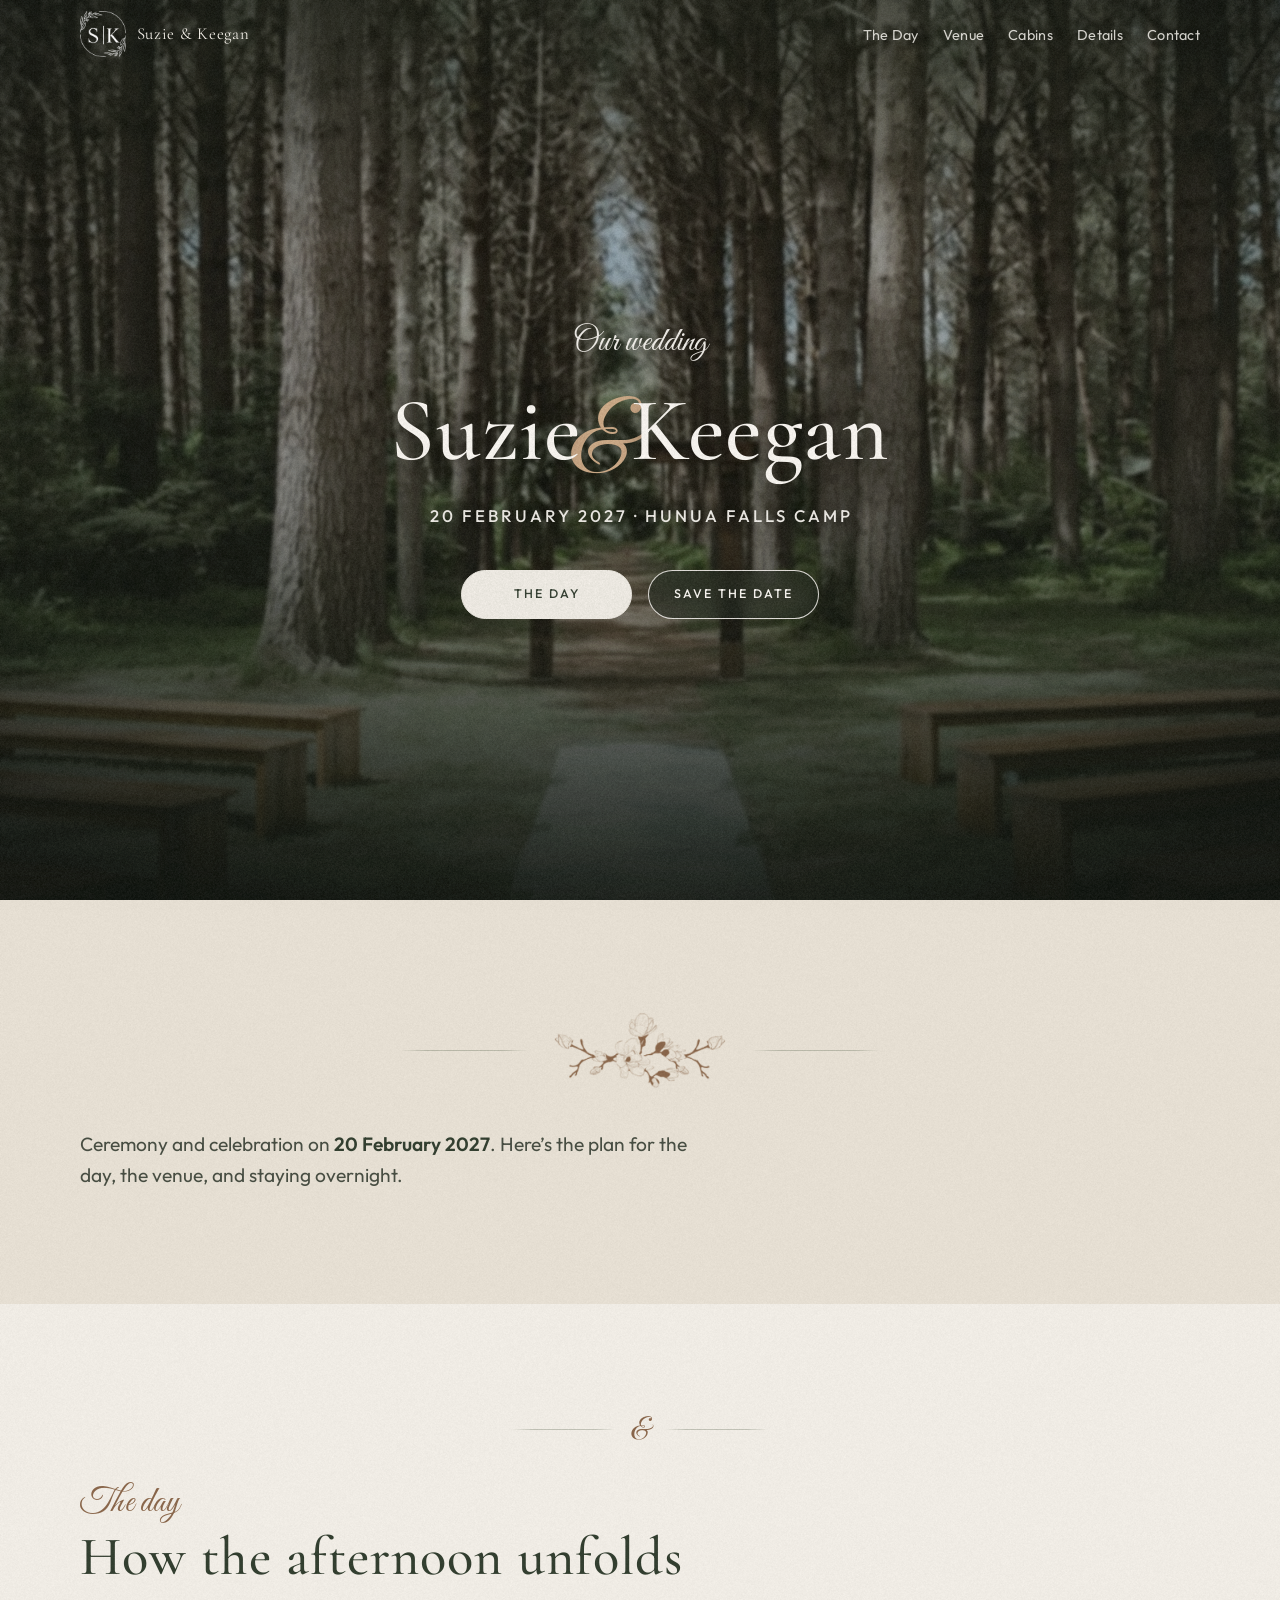
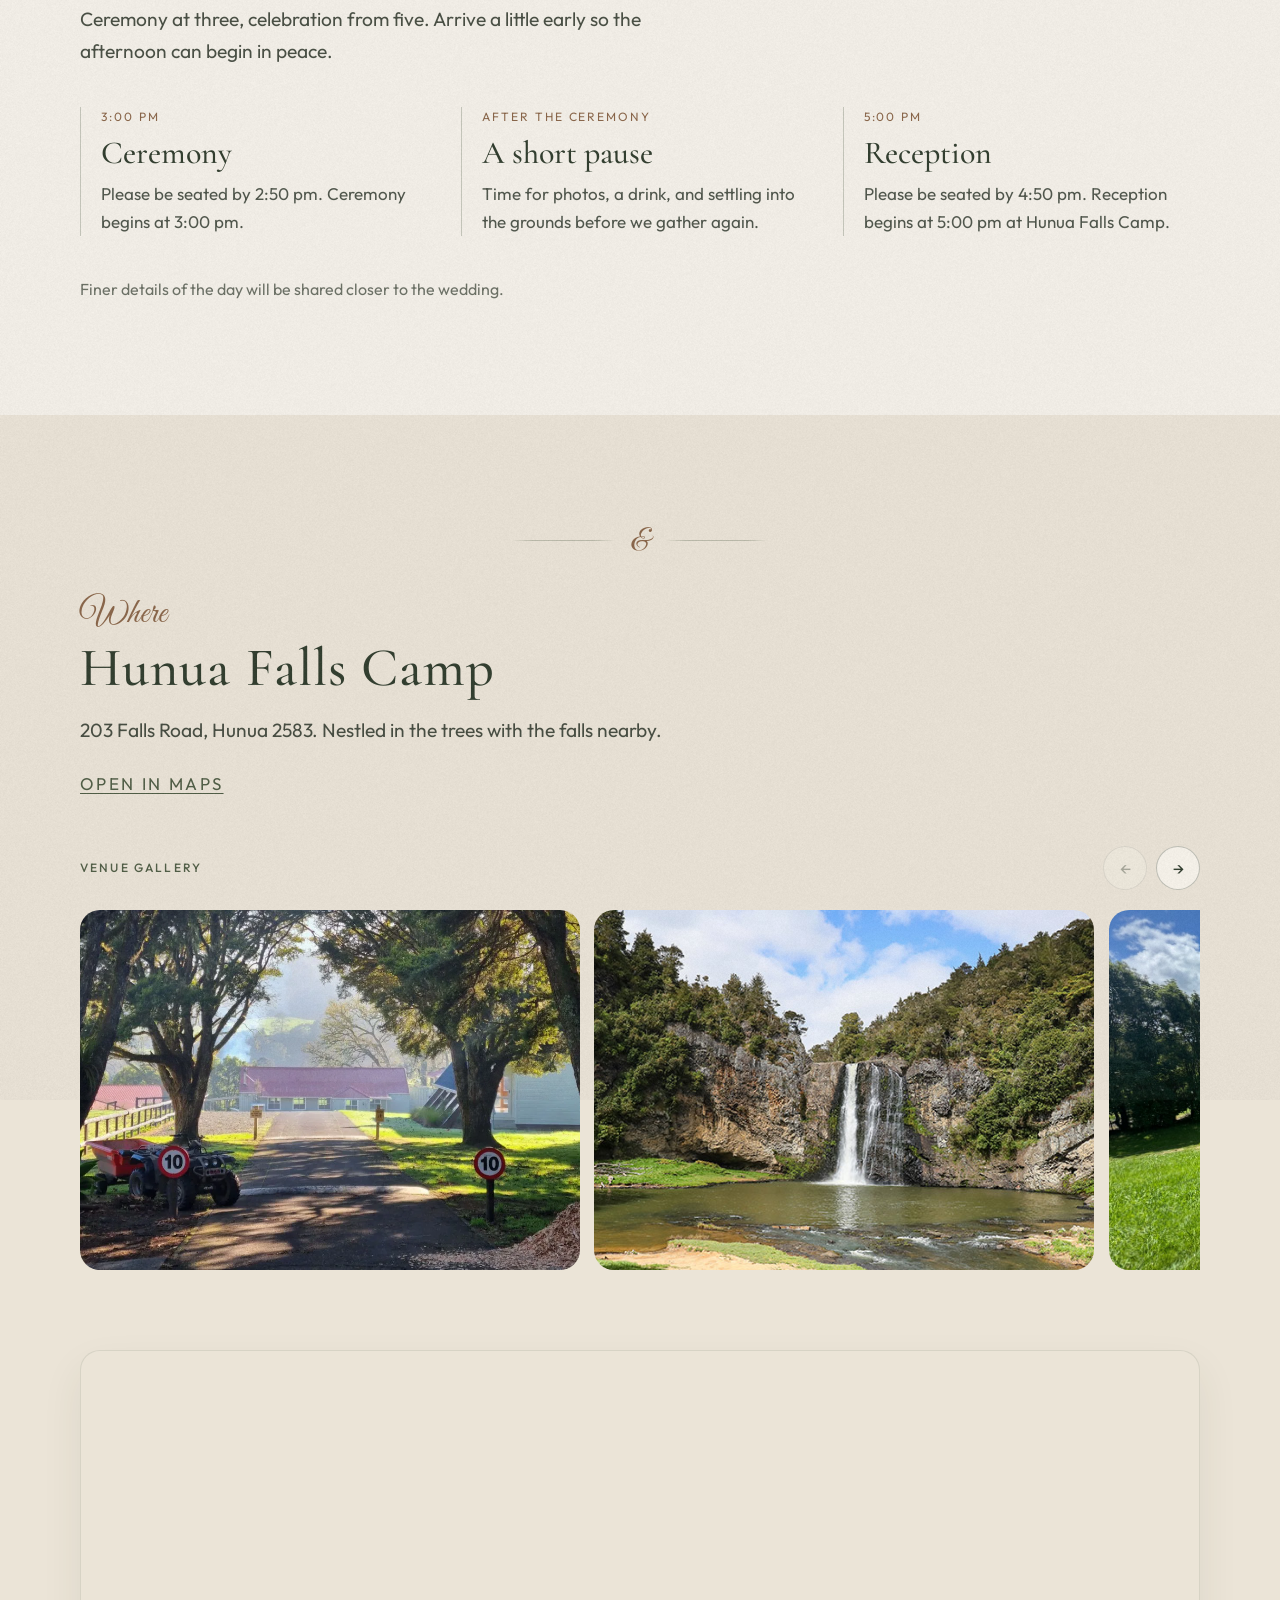
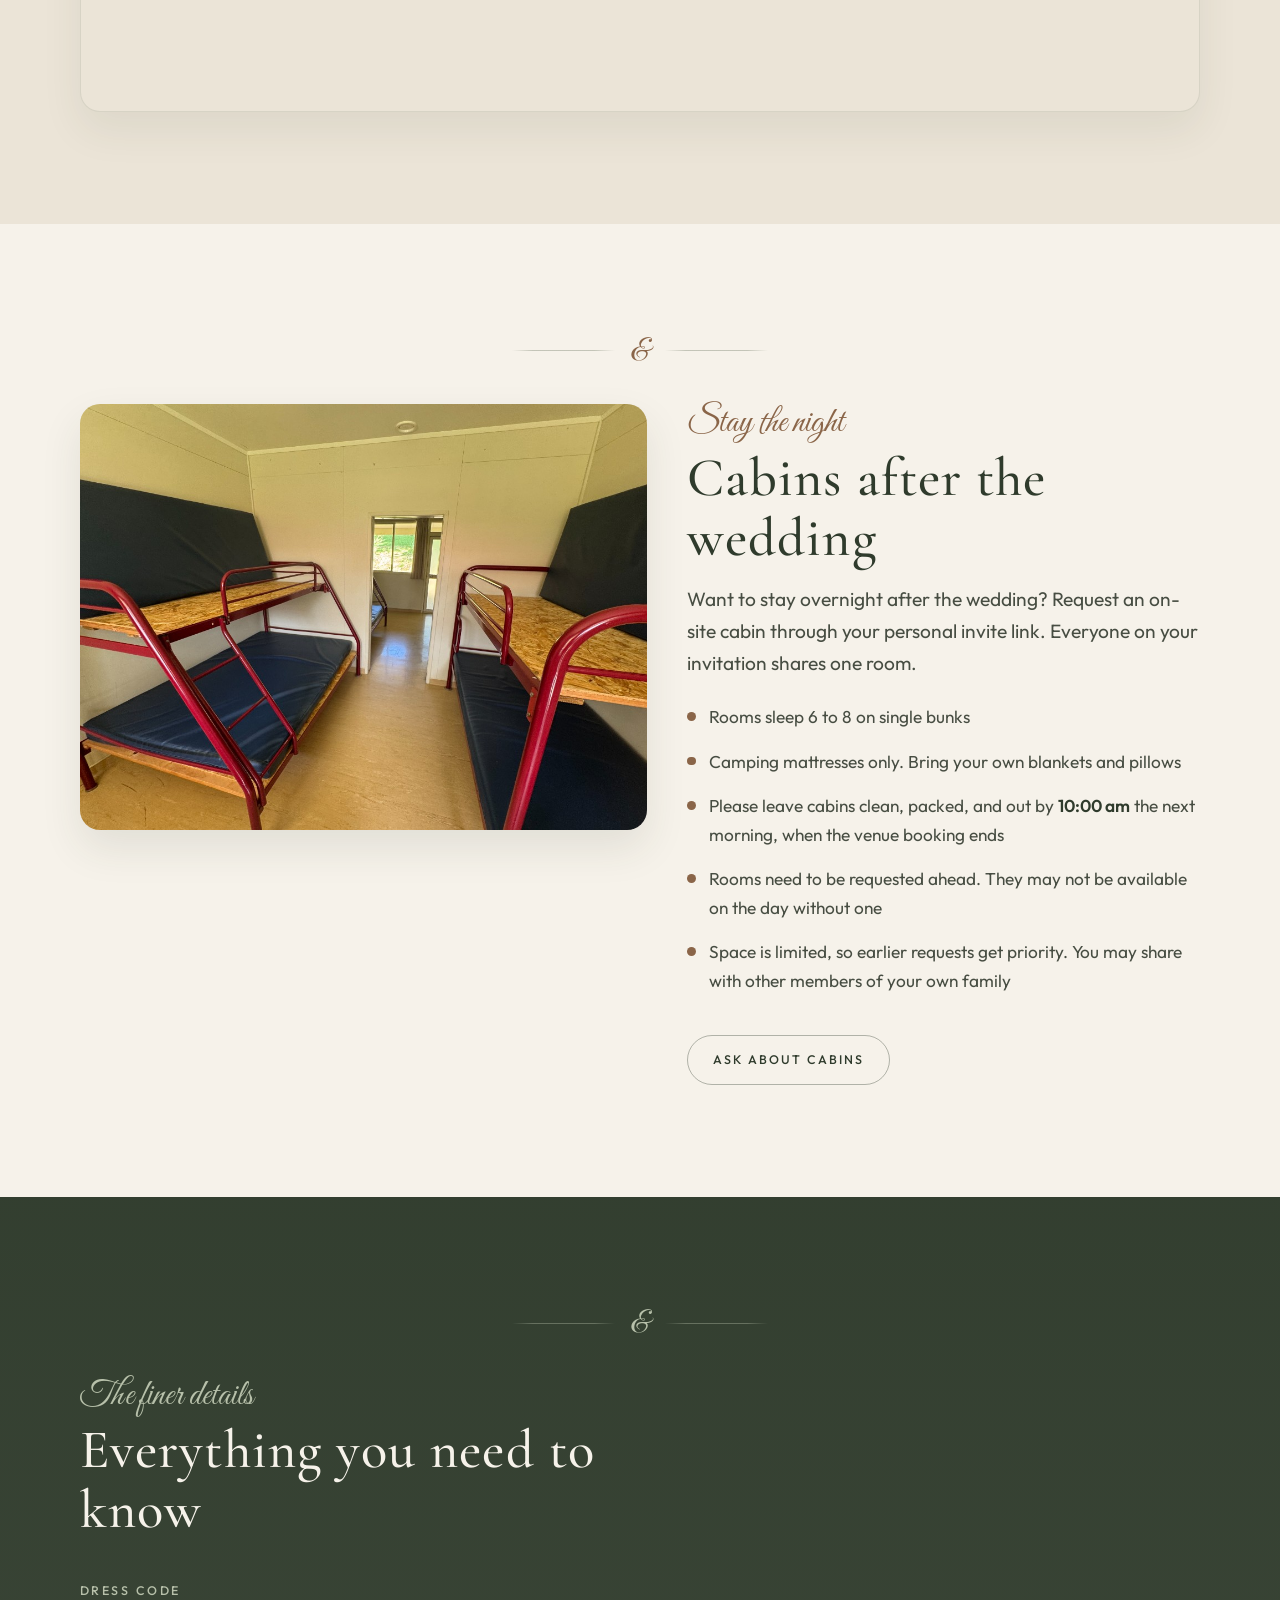
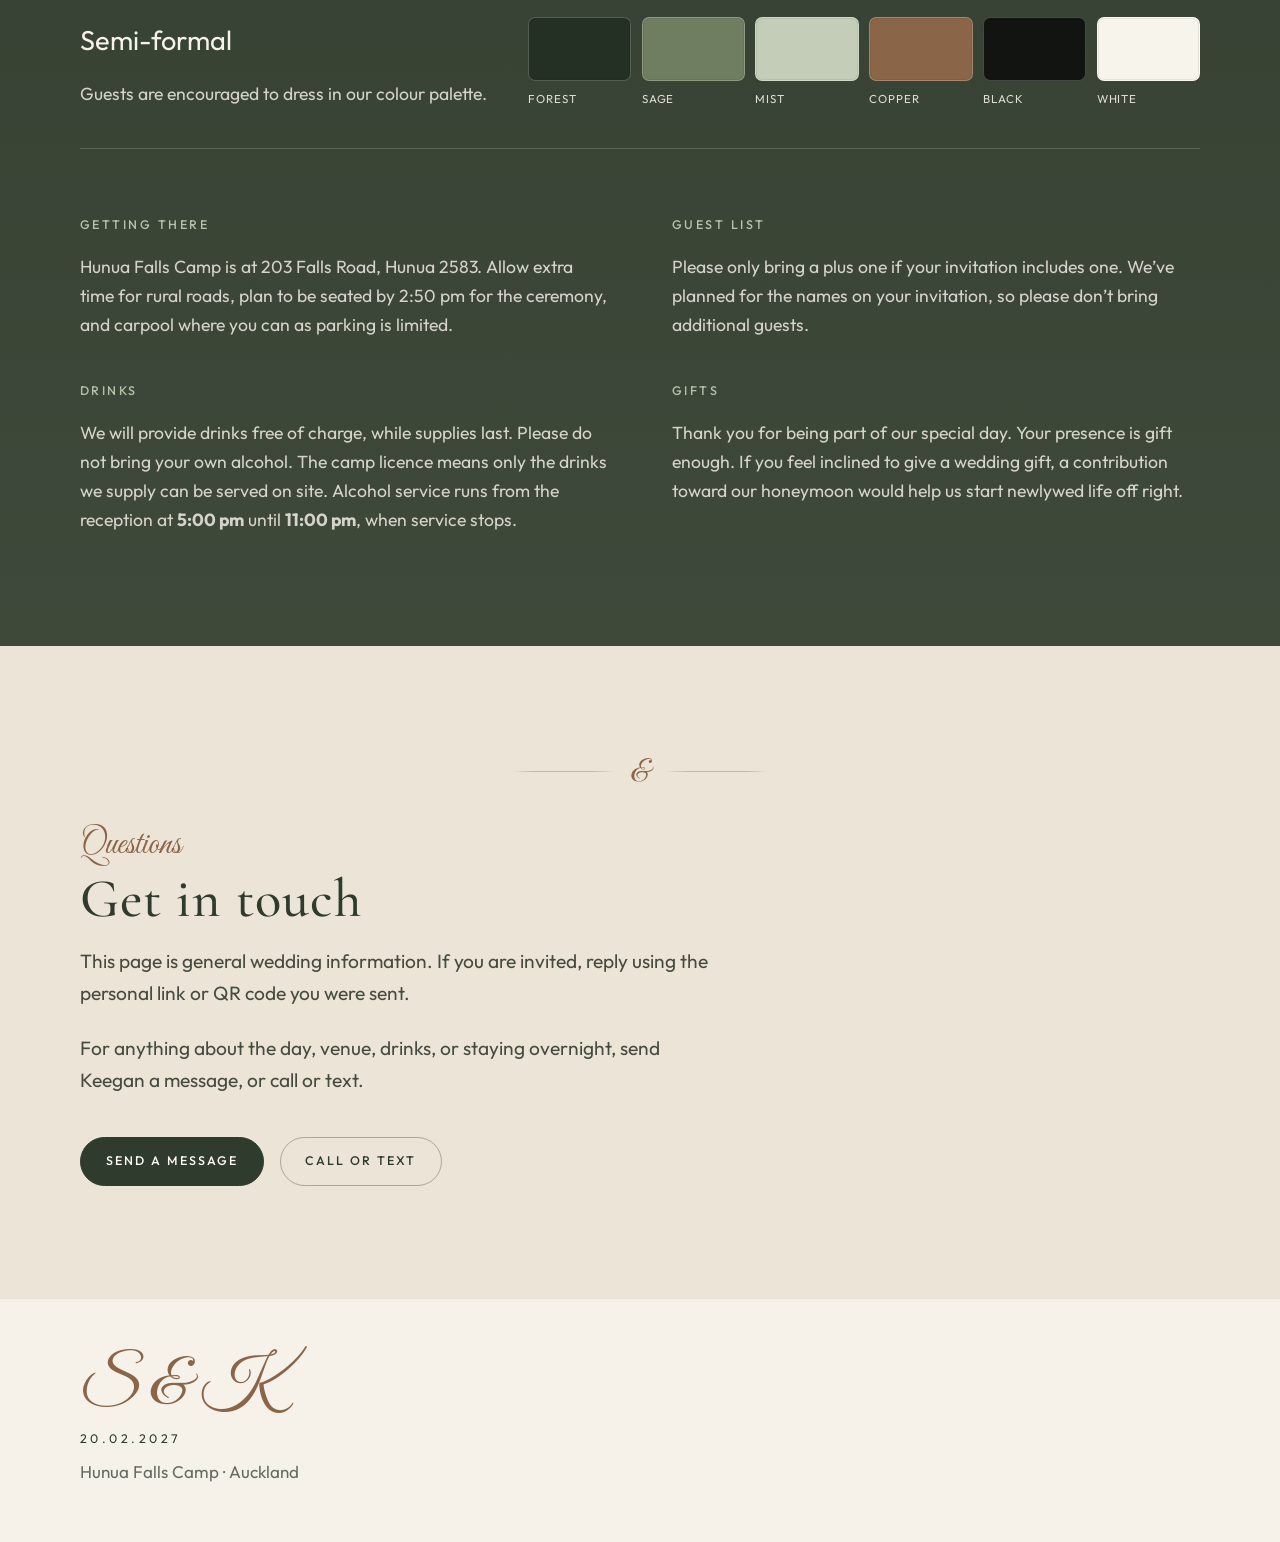
<file: index.html>
<!DOCTYPE html>
<html lang="en-NZ">
<head>
  <meta charset="UTF-8" />
  <meta name="viewport" content="width=device-width, initial-scale=1" />
  <title>Suzie &amp; Keegan · 20 February 2027</title>
  <meta name="description" content="Join Suzie and Keegan on 20 February 2027 at Hunua Falls Camp, Auckland." />
  <link rel="canonical" href="https://suziekeegan.love/" />
  <meta property="og:type" content="website" />
  <meta property="og:site_name" content="Suzie &amp; Keegan" />
  <meta property="og:locale" content="en_NZ" />
  <meta property="og:url" content="https://suziekeegan.love/" />
  <meta property="og:title" content="You're invited to Suzie &amp; Keegan's wedding" />
  <meta property="og:description" content="20 February 2027 at Hunua Falls Camp, Auckland. Open your invite for the details and to reply." />
  <meta property="og:image" content="https://suziekeegan.love/images/og-invite.jpg" />
  <meta property="og:image:secure_url" content="https://suziekeegan.love/images/og-invite.jpg" />
  <meta property="og:image:type" content="image/jpeg" />
  <meta property="og:image:width" content="1200" />
  <meta property="og:image:height" content="630" />
  <meta property="og:image:alt" content="You're invited to Suzie and Keegan's wedding at Hunua Falls Camp" />
  <meta name="twitter:card" content="summary_large_image" />
  <meta name="twitter:title" content="You're invited to Suzie &amp; Keegan's wedding" />
  <meta name="twitter:description" content="20 February 2027 at Hunua Falls Camp, Auckland. Open your invite for the details and to reply." />
  <meta name="twitter:image" content="https://suziekeegan.love/images/og-invite.jpg" />
  <meta name="twitter:image:alt" content="You're invited to Suzie and Keegan's wedding at Hunua Falls Camp" />
  <link rel="image_src" href="https://suziekeegan.love/images/og-invite.jpg" />
  <meta name="theme-color" content="#2f3b2c" />
  <link rel="icon" href="images/brand/favicon.svg" type="image/svg+xml" />
  <link rel="icon" href="images/brand/favicon-32.png" type="image/png" sizes="32x32" />
  <link rel="apple-touch-icon" href="images/brand/apple-touch-icon.png" />
  <link rel="preconnect" href="https://fonts.googleapis.com" />
  <link rel="preconnect" href="https://fonts.gstatic.com" crossorigin />
  <link href="https://fonts.googleapis.com/css2?family=Cormorant+Garamond:ital,wght@0,400;0,500;0,600;1,400;1,500&family=Great+Vibes&family=Outfit:wght@300;400;500&display=swap" rel="stylesheet" />
  <link rel="stylesheet" href="css/styles.css" />
  <script>
    (function () {
      var searchInvite = /[?&]invite=[^&#]/.test(location.search);
      var hashInvite = /(?:^|[&#])invite=[^&#]/.test(location.hash);
      if (!searchInvite && !hashInvite) return;
      document.documentElement.classList.add("has-invite");
      document.documentElement.setAttribute("data-public-title", document.title);
      document.title = "You're invited to Suzie & Keegan's wedding";
    })();
  </script>
</head>
<body>
  <a class="skip-link" href="#main">Skip to content</a>

  <header class="site-header" data-header>
    <div class="site-header__inner">
      <a class="brand" href="#top" aria-label="Suzie and Keegan home">
        <img class="brand__mark" src="images/brand/monogram-sk.png" alt="" width="46" height="46" decoding="async" />
        <span class="brand__text">
          <span class="brand__text--full">Suzie &amp; Keegan</span>
          <span class="brand__text--short" aria-hidden="true">S &amp; K</span>
        </span>
      </a>

      <button class="nav-toggle" type="button" aria-expanded="false" aria-controls="site-nav" data-nav-toggle>
        <span class="nav-toggle__label">Menu</span>
        <span class="nav-toggle__bars" aria-hidden="true"></span>
      </button>

      <nav class="site-nav" id="site-nav" data-nav>
        <ul class="site-nav__list">
          <li><a href="#day">The Day</a></li>
          <li><a href="#venue">Venue</a></li>
          <li><a href="#stay">Cabins</a></li>
          <li><a href="#details">Details</a></li>
          <li data-public-nav><a href="#questions">Contact</a></li>
          <li data-invite-nav hidden><a href="#questions">Contact</a></li>
          <li data-invite-nav hidden><a class="site-nav__rsvp" href="#your-invitation">View invite</a></li>
        </ul>
      </nav>
    </div>
  </header>
  <button class="nav-backdrop" type="button" data-nav-backdrop tabindex="-1" aria-hidden="true" aria-label="Close menu" hidden></button>

  <main id="main">
    <section class="hero" id="top" aria-label="Wedding introduction">
      <div class="hero__media">
        <div class="hero__photo-drift">
          <img
            class="hero__photo"
            src="images/venue/ceremony-hero.jpg"
            alt="Forest ceremony aisle at Hunua Falls Camp with wooden benches and an arch"
            width="1600"
            height="900"
            decoding="async"
            fetchpriority="high"
          />
        </div>
      </div>
      <div class="hero__veil" aria-hidden="true"></div>
      <div class="hero__content">
        <p class="hero__eyebrow">Our wedding</p>
        <h1 class="hero__title">
          <span class="hero__name">Suzie</span><span class="hero__ampersand" aria-hidden="true">&amp;</span><span class="hero__name">Keegan</span>
        </h1>
        <p class="hero__date"><span class="hero__date-day">20 February 2027</span><span class="hero__date-sep" aria-hidden="true"> · </span><span class="hero__date-place">Hunua Falls Camp</span></p>
        <div class="hero__actions">
          <a class="btn btn--primary" href="#day" data-public-cta>The day</a>
          <a
            class="btn btn--ghost"
            data-hero-calendar
            href="https://calendar.google.com/calendar/event?action=TEMPLATE&amp;tmeid=NnBjZGcxczVtaW01NWZoaTdtZ2dicGFxMDUga2VlZ2FuMWZpdHpnZXJhbGRAbQ&amp;tmsrc=keegan1fitzgerald%40gmail.com"
            target="_blank"
            rel="noopener noreferrer"
          >
            Save the Date
          </a>
          <a class="btn btn--primary" href="#your-invitation" data-hero-rsvp hidden>View invite</a>
        </div>
      </div>
    </section>

    <section class="section section--invitation" id="your-invitation" hidden aria-live="polite">
      <div class="section-divider section-divider--floral" aria-hidden="true"><span class="floral"></span></div>
      <div class="shell">
        <div class="invitation-card invitation-card--stationery invitation-card--loading" data-invite-loading hidden>
          <img class="invitation-card__crest" src="images/brand/monogram-sk.png" alt="" width="512" height="512" decoding="async" />
          <p class="invitation-card__loading-label">Loading your invitation</p>
          <div class="invitation-card__skeleton" aria-hidden="true">
            <span></span>
            <span></span>
            <span></span>
          </div>
        </div>
        <div class="envelope-stage" data-envelope-stage>
        <div class="envelope" data-envelope role="button" tabindex="0" aria-label="Open your invitation" hidden>
          <span class="envelope__back"></span>
          <span class="envelope__pocket"><span class="envelope__name" data-envelope-name></span></span>
          <span class="envelope__flap" data-envelope-flap>
            <span class="envelope__flap-face envelope__flap-face--front"><span class="envelope__flap-paper"></span><span class="envelope__seal"></span></span>
            <span class="envelope__flap-face envelope__flap-face--back"><span class="envelope__flap-paper"></span></span>
          </span>
        </div>
        <div class="invitation-card invitation-card--stationery" data-invite-card hidden>
          <img class="invitation-card__crest" src="images/brand/monogram-sk.png" alt="" width="512" height="512" decoding="async" />
          <h2 class="invitation-card__title" data-invite-heading>You’re invited</h2>
          <div class="invitation-card__people" data-invite-names></div>
          <div class="invitation-card__rsvp" data-rsvp-summary></div>
          <div class="invitation-card__footer">
            <p class="invitation-card__deadline">Please reply by <strong>1 January 2027</strong>.</p>
            <p class="invitation-card__cabin-note" data-cabin-note hidden>Everyone on this invitation shares one cabin room. If space is tight, you may share with other members of your own family.</p>
            <div class="invitation-card__actions">
              <a
                class="btn btn--secondary"
                data-invite-calendar
                href="https://calendar.google.com/calendar/event?action=TEMPLATE&amp;tmeid=NnBjZGcxczVtaW01NWZoaTdtZ2dicGFxMDUga2VlZ2FuMWZpdHpnZXJhbGRAbQ&amp;tmsrc=keegan1fitzgerald%40gmail.com"
                target="_blank"
                rel="noopener noreferrer"
                hidden
              >
                Save the Date
              </a>
              <button class="btn btn--primary" type="button" data-open-rsvp>Reply</button>
            </div>
          </div>
        </div>
        </div>
      </div>
    </section>

    <section class="section section--wedding-party" id="wedding-party" hidden>
      <div class="shell" data-wedding-party-cards></div>
    </section>

    <dialog class="rsvp-dialog" data-rsvp-dialog aria-labelledby="rsvp-dialog-title">
      <div class="rsvp-dialog__panel">
        <div class="film-grain film-grain--local" aria-hidden="true"></div>
        <button class="rsvp-dialog__close" type="button" data-close-rsvp aria-label="Close RSVP">×</button>
        <div data-rsvp-app></div>
      </div>
    </dialog>

    <dialog class="rsvp-dialog" data-contact-dialog aria-labelledby="contact-dialog-title">
      <div class="rsvp-dialog__panel">
        <div class="film-grain film-grain--local" aria-hidden="true"></div>
        <button class="rsvp-dialog__close" type="button" data-close-contact aria-label="Close message">×</button>
        <form class="rsvp-form" data-contact-form novalidate>
          <p class="section__eyebrow section__eyebrow--caps">Get in touch</p>
          <h3 class="section__title" id="contact-dialog-title">Message Keegan</h3>
          <p class="rsvp-form__intro">Ask about the day, venue, drinks, or staying overnight. Your message is sent straight through.</p>
          <label class="form-field">Your name<input name="name" type="text" autocomplete="name" enterkeyhint="done" maxlength="80" required /></label>
          <label class="form-field">Your email<input name="email" type="email" autocomplete="email" enterkeyhint="done" maxlength="120" required /></label>
          <label class="form-field">Message<textarea name="message" rows="5" maxlength="1500" required></textarea></label>
          <!-- Spam trap. Named so browser autofill leaves it alone: a filled trap drops the message. -->
          <label class="visually-hidden" aria-hidden="true">Leave this box empty<input name="trap" type="text" tabindex="-1" autocomplete="off" /></label>
          <p class="form-status" aria-live="polite"></p>
          <button class="btn btn--primary" type="submit">Send message</button>
        </form>
      </div>
    </dialog>

    <section class="section section--welcome" id="welcome">
      <div class="section-divider section-divider--floral" aria-hidden="true"><span class="floral"></span></div>
      <div class="shell">
        <div class="measure">
          <h2 class="visually-hidden">Welcome</h2>
          <p class="section__body reveal">
            Ceremony and celebration on <strong>20 February 2027</strong>.
            Here’s the plan for the day, the venue, and staying overnight.
          </p>
        </div>
      </div>
    </section>

    <section class="section section--day" id="day">
      <div class="section-divider" aria-hidden="true"><span class="section-divider__mark">&amp;</span></div>
      <div class="shell">
        <div class="section__intro reveal">
          <p class="section__eyebrow section__eyebrow--script">The day</p>
          <h2 class="section__title">How the afternoon unfolds</h2>
          <p class="section__body">Ceremony at three, celebration from five. Arrive a little early so the afternoon can begin in peace.</p>
        </div>

        <ol class="timeline">
          <li class="timeline__item reveal">
            <p class="timeline__time">3:00 pm</p>
            <h3 class="timeline__title">Ceremony</h3>
            <p class="timeline__copy">Please be seated by 2:50 pm. Ceremony begins at 3:00 pm.</p>
          </li>
          <li class="timeline__item reveal">
            <p class="timeline__time">After the ceremony</p>
            <h3 class="timeline__title">A short pause</h3>
            <p class="timeline__copy">Time for photos, a drink, and settling into the grounds before we gather again.</p>
          </li>
          <li class="timeline__item reveal">
            <p class="timeline__time">5:00 pm</p>
            <h3 class="timeline__title">Reception</h3>
            <p class="timeline__copy">Please be seated by 4:50 pm. Reception begins at 5:00 pm at Hunua Falls Camp.</p>
          </li>
        </ol>
        <p class="section__aside timeline__note reveal">Finer details of the day will be shared closer to the wedding.</p>

      </div>
    </section>

    <section class="section section--venue" id="venue">
      <div class="section-divider" aria-hidden="true"><span class="section-divider__mark">&amp;</span></div>
      <div class="shell">
        <div class="section__intro reveal">
          <p class="section__eyebrow section__eyebrow--script">Where</p>
          <h2 class="section__title">Hunua Falls Camp</h2>
          <p class="section__body">203 Falls Road, Hunua 2583. Nestled in the trees with the falls nearby.</p>
          <a
            class="text-link"
            href="https://maps.google.com/?q=203+Falls+Road,+Hunua+2583"
            target="_blank"
            rel="noopener noreferrer"
          >
            Open in Maps
          </a>
        </div>

      </div>

      <div class="shell">
        <div class="gallery-slider reveal" data-gallery>
        <div class="gallery-slider__bar">
          <p class="gallery-slider__label">Venue gallery</p>
          <div class="gallery-slider__controls">
            <button class="gallery-slider__btn" type="button" data-gallery-prev aria-label="Previous photos">
              <span aria-hidden="true">←</span>
            </button>
            <button class="gallery-slider__btn" type="button" data-gallery-next aria-label="Next photos">
              <span aria-hidden="true">→</span>
            </button>
          </div>
        </div>
        <div class="gallery-slider__scroller">
          <div class="gallery-slider__track" data-gallery-track tabindex="0" aria-label="Venue photos">
            <figure class="gallery-slider__slide">
              <img src="images/venue/entrance.webp" alt="Tree-lined entrance driveway to Hunua Falls Camp" width="1200" height="800" loading="lazy" />
            </figure>
            <figure class="gallery-slider__slide">
              <img src="images/venue/waterfall.jpg" alt="Hunua Falls cascading into a forest pool" width="1200" height="800" loading="lazy" />
            </figure>
            <figure class="gallery-slider__slide">
              <img src="images/venue/fields.jpg" alt="Open grassy fields and countryside views near the camp" width="1200" height="800" loading="lazy" />
            </figure>
            <figure class="gallery-slider__slide">
              <img src="images/venue/lawn.jpg" alt="Open lawn and outdoor gathering space at the camp" width="1200" height="800" loading="lazy" />
            </figure>
            <figure class="gallery-slider__slide">
              <img src="images/venue/lodge.webp" alt="Lodge accommodation buildings at Hunua Falls Camp" width="1200" height="800" loading="lazy" />
            </figure>
            <figure class="gallery-slider__slide">
              <img src="images/venue/grounds.webp" alt="Wooded grounds and outdoor spaces at the camp" width="1200" height="800" loading="lazy" />
            </figure>
            <figure class="gallery-slider__slide gallery-slider__slide--tall">
              <img src="images/venue/forest-light.jpg" alt="Sunlight through the trees at Hunua Falls Camp" width="900" height="1200" loading="lazy" />
            </figure>
            <figure class="gallery-slider__slide">
              <img src="images/venue/falls-aerial.jpg" alt="Aerial view of Hunua Falls and the surrounding park" width="1200" height="800" loading="lazy" />
            </figure>
            <figure class="gallery-slider__slide">
              <img src="images/venue/grounds-lawn.webp" alt="Grassy hillside and lodge buildings at Hunua Falls Camp" width="1024" height="682" loading="lazy" />
            </figure>
            <figure class="gallery-slider__slide gallery-slider__slide--tall">
              <img src="images/venue/camp-aerial.jpg" alt="Aerial view of Hunua Falls Camp nestled in the forest" width="770" height="1024" loading="lazy" />
            </figure>
            <figure class="gallery-slider__slide">
              <img src="images/venue/fields-sky.jpg" alt="Open fields and hills under a clear sky at the camp" width="1024" height="768" loading="lazy" />
            </figure>
            <figure class="gallery-slider__slide">
              <img src="images/venue/lodge-hills.jpg" alt="Lodge buildings with red roofs against the Hunua hills" width="1024" height="768" loading="lazy" />
            </figure>
          </div>
        </div>
        </div>
      </div>

      <div class="shell">
        <div class="venue__map venue__map--wide reveal">
          <iframe
            title="Map of Hunua Falls Camp, 203 Falls Road, Hunua 2583"
            src="https://maps.google.com/maps?q=Hunua%20Falls%20Camp%2C%20203%20Falls%20Road%2C%20Hunua%202583&amp;z=14&amp;output=embed"
            loading="lazy"
            referrerpolicy="no-referrer-when-downgrade"
            allowfullscreen
          ></iframe>
        </div>
      </div>
    </section>

    <section class="section section--stay" id="stay">
      <div class="section-divider" aria-hidden="true"><span class="section-divider__mark">&amp;</span></div>
      <div class="shell">
        <div class="stay">
          <figure class="stay__media reveal">
            <img
              src="images/venue/bunks.jpg"
              alt="Cabin bunk room at Hunua Falls Camp with multiple bunk beds"
              width="1200"
              height="900"
              loading="lazy"
            />
          </figure>
          <div class="stay__copy reveal">
            <p class="section__eyebrow section__eyebrow--script">Stay the night</p>
            <h2 class="section__title">Cabins after the wedding</h2>
            <p class="section__body">
              Want to stay overnight after the wedding? Request an on-site cabin through your personal invite link.
              Everyone on your invitation shares one room.
            </p>
            <ul class="stay__list">
              <li>Rooms sleep 6 to 8 on single bunks</li>
              <li>Camping mattresses only. Bring your own blankets and pillows</li>
              <li>Please leave cabins clean, packed, and out by <strong>10:00 am</strong> the next morning, when the venue booking ends</li>
              <li>Rooms need to be requested ahead. They may not be available on the day without one</li>
              <li>Space is limited, so earlier requests get priority. You may share with other members of your own family</li>
            </ul>
            <a class="btn btn--secondary" href="#questions" data-stay-rsvp>Ask about cabins</a>
          </div>
        </div>
      </div>
    </section>

    <section class="section section--details" id="details">
      <div class="section-divider" aria-hidden="true"><span class="section-divider__mark">&amp;</span></div>
      <div class="shell">
        <div class="section__intro reveal">
          <p class="section__eyebrow section__eyebrow--script">The finer details</p>
          <h2 class="section__title">Everything you need to know</h2>
        </div>

        <div class="details-layout">
          <article class="detail detail--dress reveal">
            <div class="detail--dress__copy">
              <h3 class="detail__title">Dress code</h3>
              <p class="detail__lead">Semi-formal</p>
              <p class="detail__copy">Guests are encouraged to dress in our colour palette.</p>
            </div>
            <ul class="palette" aria-label="Wedding colour palette">
              <li class="palette__item">
                <span class="palette__swatch palette__swatch--forest" aria-hidden="true"></span>
                <span class="palette__name">Forest</span>
              </li>
              <li class="palette__item">
                <span class="palette__swatch palette__swatch--sage" aria-hidden="true"></span>
                <span class="palette__name">Sage</span>
              </li>
              <li class="palette__item">
                <span class="palette__swatch palette__swatch--mist" aria-hidden="true"></span>
                <span class="palette__name">Mist</span>
              </li>
              <li class="palette__item">
                <span class="palette__swatch palette__swatch--copper" aria-hidden="true"></span>
                <span class="palette__name">Copper</span>
              </li>
              <li class="palette__item">
                <span class="palette__swatch palette__swatch--black" aria-hidden="true"></span>
                <span class="palette__name">Black</span>
              </li>
              <li class="palette__item">
                <span class="palette__swatch palette__swatch--white" aria-hidden="true"></span>
                <span class="palette__name">White</span>
              </li>
            </ul>
          </article>

          <div class="details-grid">
            <article class="detail reveal">
              <h3 class="detail__title">Getting there</h3>
              <p class="detail__copy">
                Hunua Falls Camp is at 203 Falls Road, Hunua 2583.
                Allow extra time for rural roads, plan to be seated by 2:50 pm for the ceremony,
                and carpool where you can as parking is limited.
              </p>
            </article>

            <article class="detail reveal">
              <h3 class="detail__title">Guest list</h3>
              <p class="detail__copy">
                Please only bring a plus one if your invitation includes one.
                We’ve planned for the names on your invitation, so please don’t bring additional guests.
              </p>
            </article>

            <article class="detail reveal">
              <h3 class="detail__title">Drinks</h3>
              <p class="detail__copy">
                We will provide drinks free of charge, while supplies last.
                Please do not bring your own alcohol. The camp licence means only the drinks we supply can be served on site.
                Alcohol service runs from the reception at <strong>5:00 pm</strong> until <strong>11:00 pm</strong>, when service stops.
              </p>
            </article>

            <article class="detail reveal">
              <h3 class="detail__title">Gifts</h3>
              <p class="detail__copy">
                Thank you for being part of our special day. Your presence is gift enough.
                If you feel inclined to give a wedding gift, a contribution toward our honeymoon would help us start newlywed life off right.
              </p>
            </article>
          </div>
        </div>
      </div>
    </section>

    <section class="section section--rsvp" id="questions">
      <div class="section-divider" aria-hidden="true"><span class="section-divider__mark">&amp;</span></div>
      <div class="shell">
        <div class="measure">
          <p class="section__eyebrow section__eyebrow--script reveal">Questions</p>
          <h2 class="section__title reveal">Get in touch</h2>
          <p class="section__body reveal" data-public-contact-note>
            This page is general wedding information.
            If you are invited, reply using the personal link or QR code you were sent.
          </p>
          <p class="section__body reveal">
            For anything about the day, venue, drinks, or staying overnight, send Keegan a message, or call or text.
          </p>
          <div class="contact-actions reveal">
            <button class="btn btn--primary" type="button" data-open-contact>Send a message</button>
            <a class="btn btn--secondary" href="tel:+64220426068">Call or text</a>
          </div>
        </div>
      </div>
    </section>
  </main>

  <footer class="site-footer">
    <div class="shell site-footer__inner">
      <p class="site-footer__monogram" aria-hidden="true">S &amp; K</p>
      <p class="site-footer__date">20.02.2027</p>
      <p class="site-footer__place">Hunua Falls Camp · Auckland</p>
    </div>
  </footer>

  <div class="film-grain" aria-hidden="true"></div>

  <script src="js/main.js"></script>
</body>
</html>
</file>
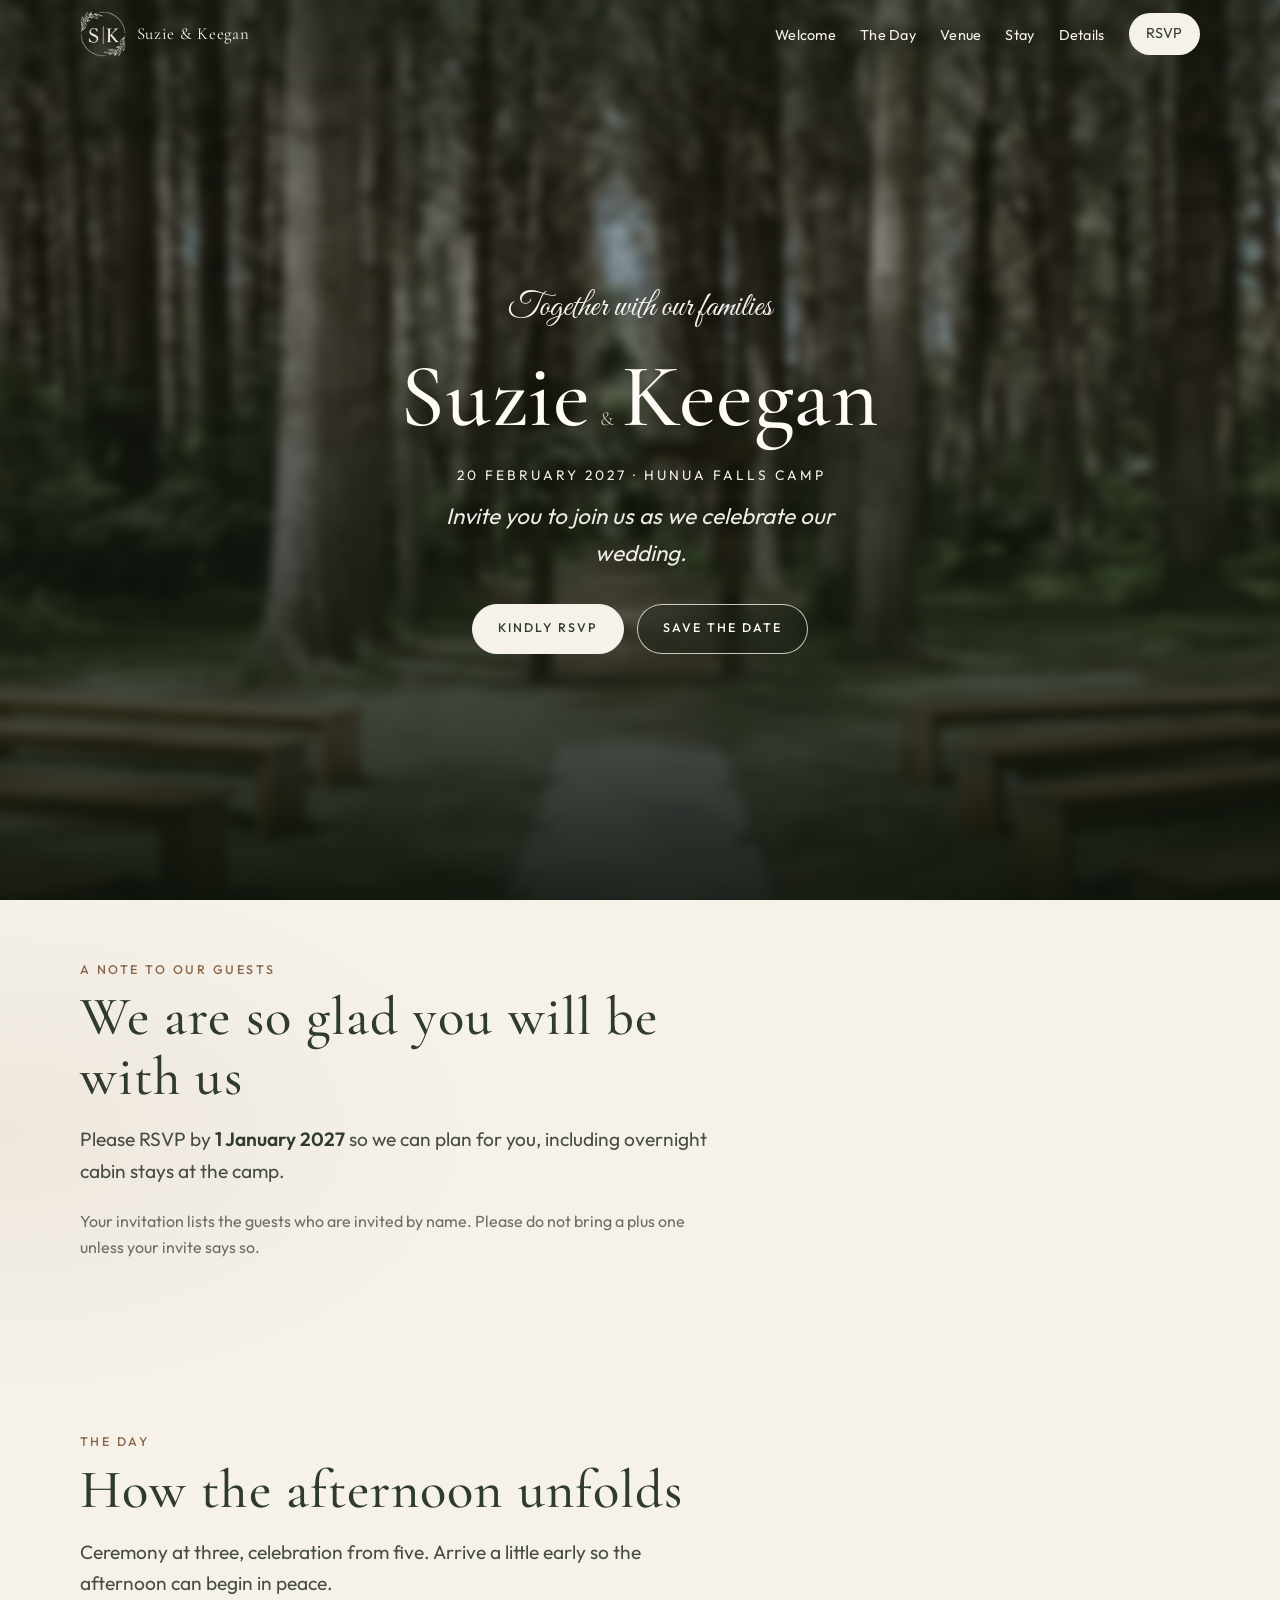
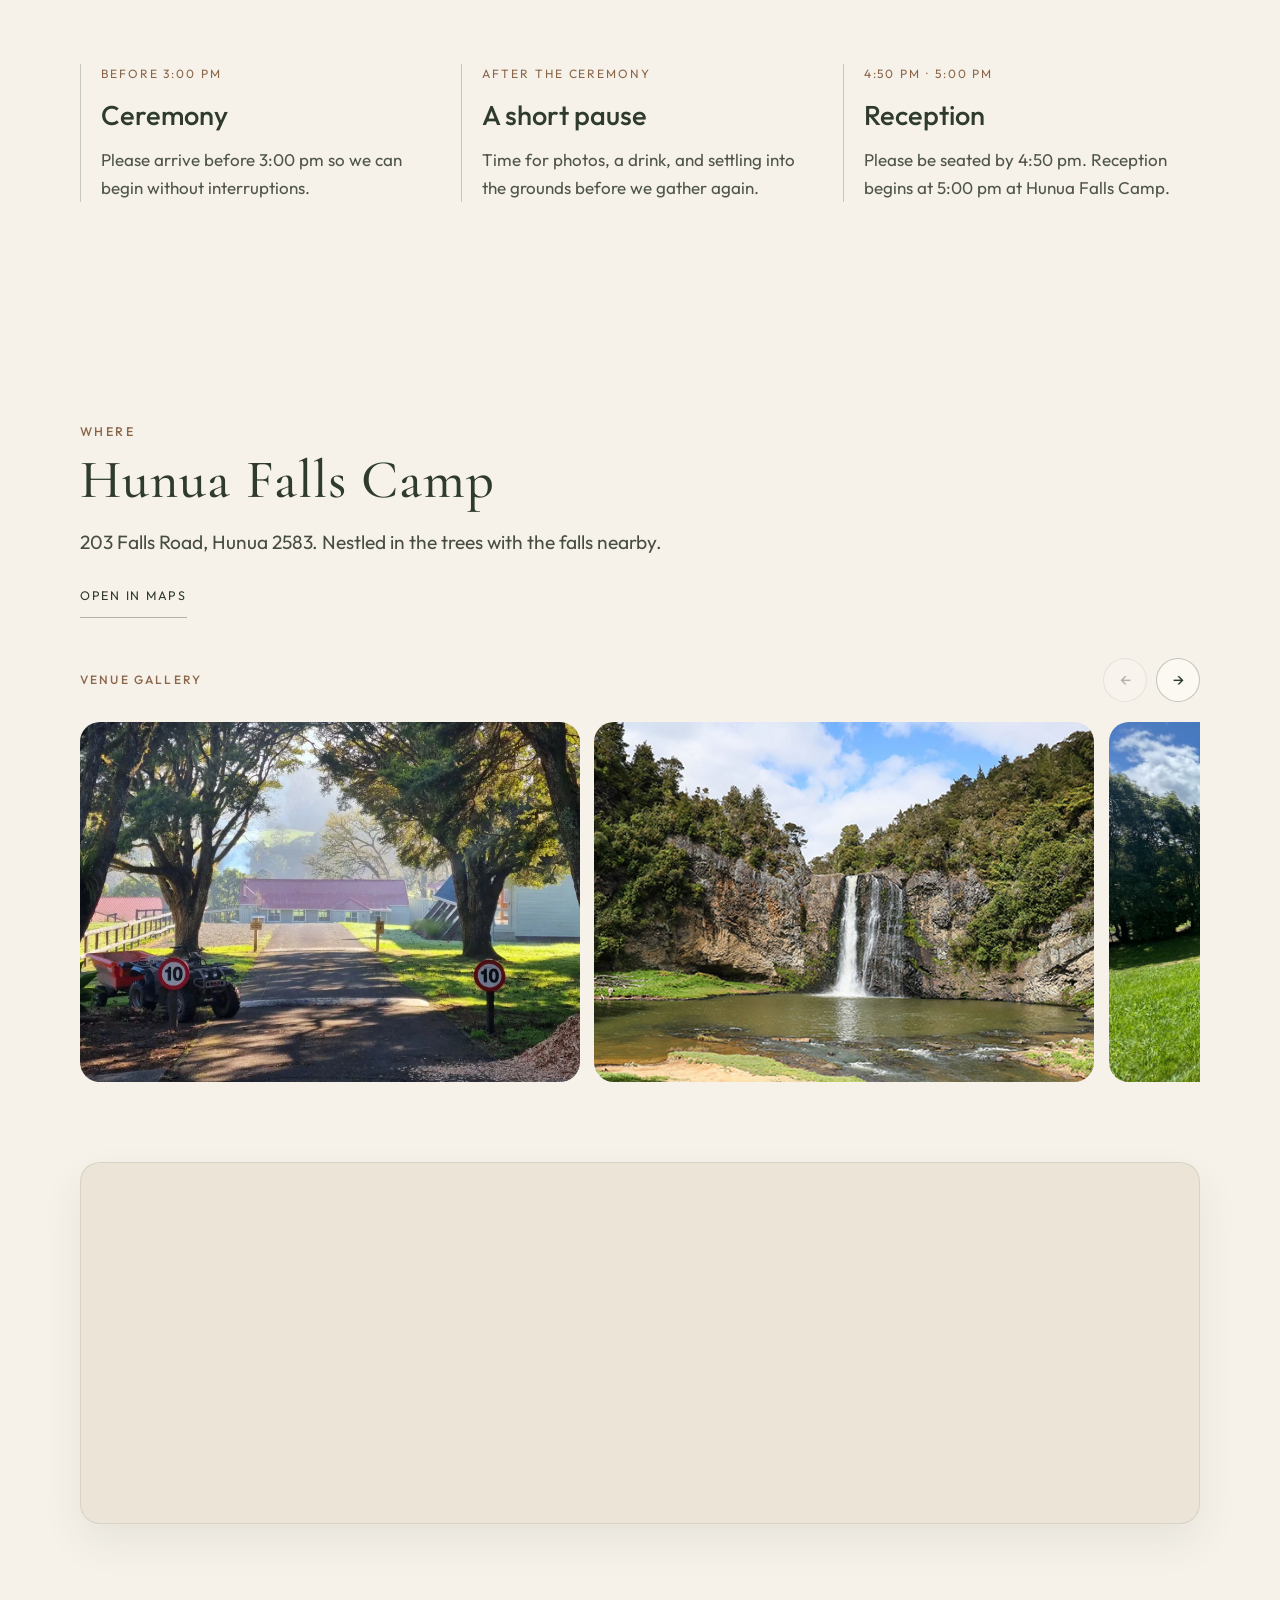
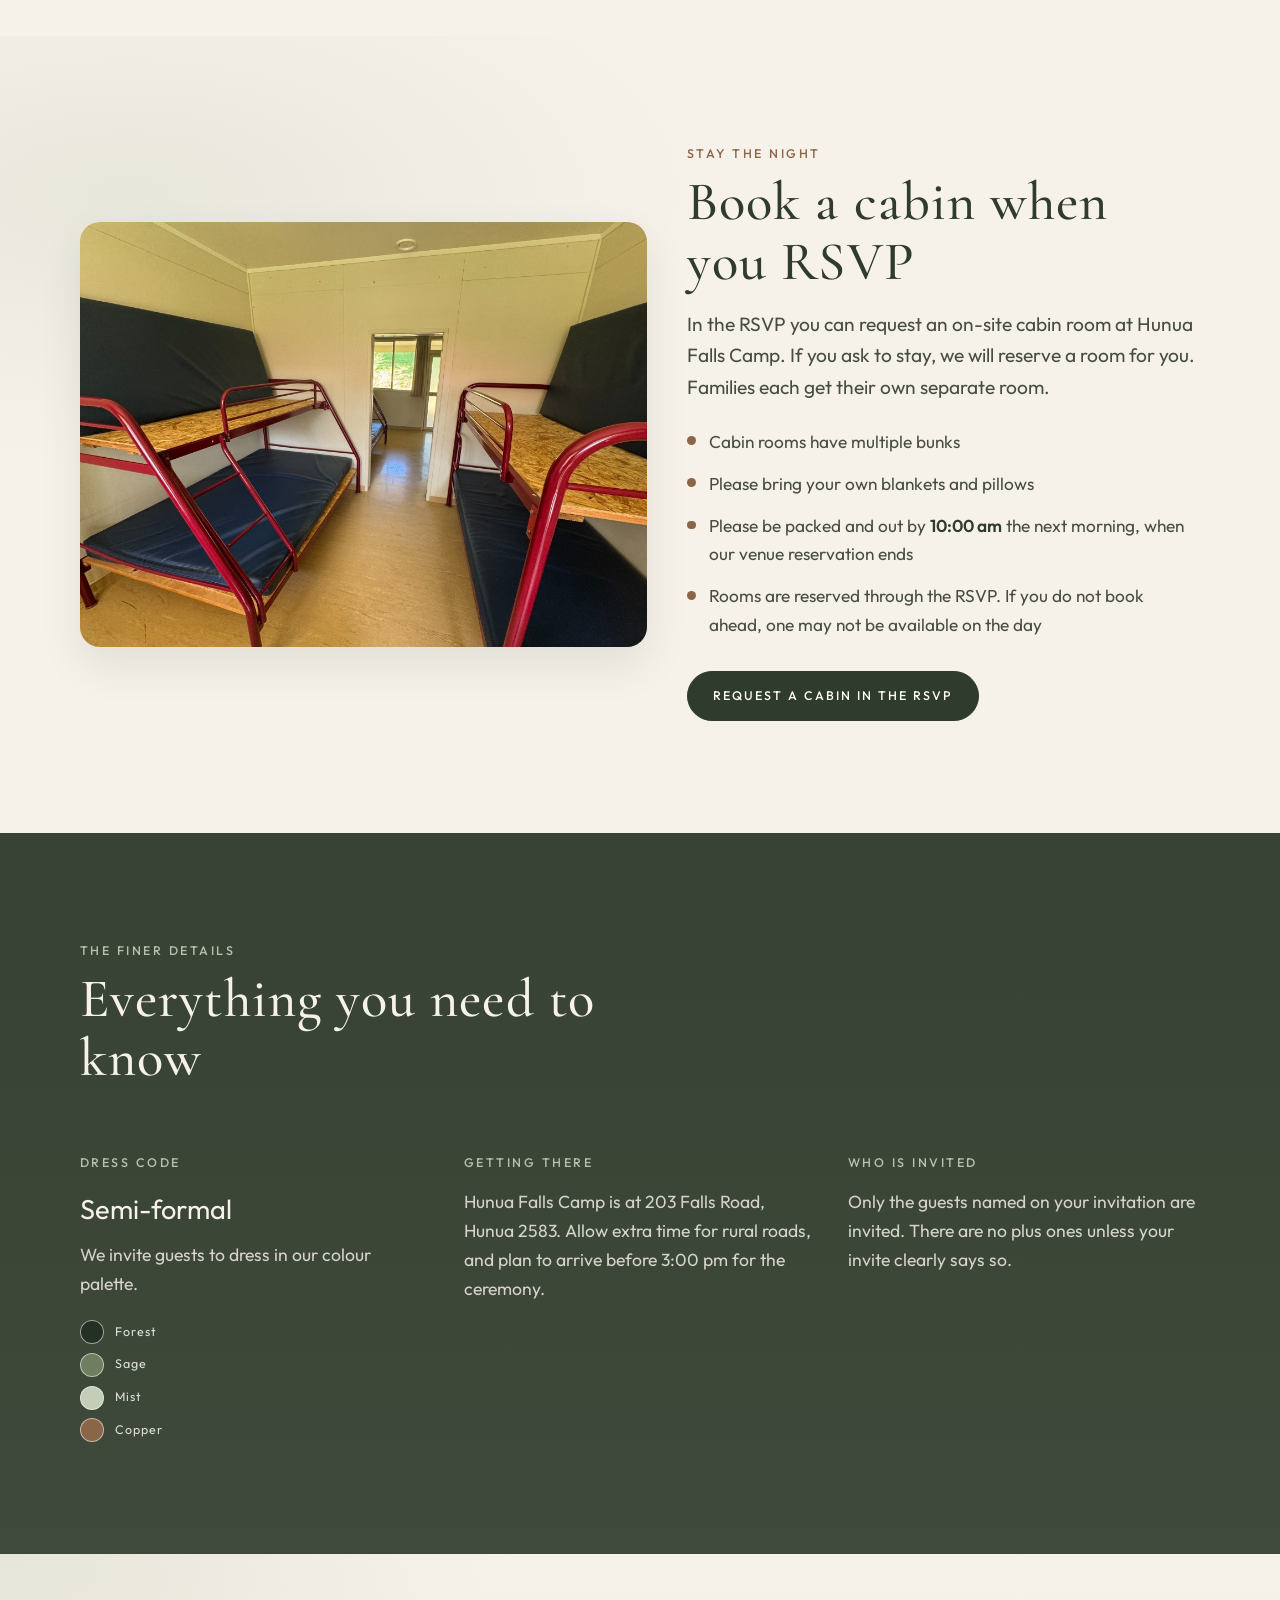
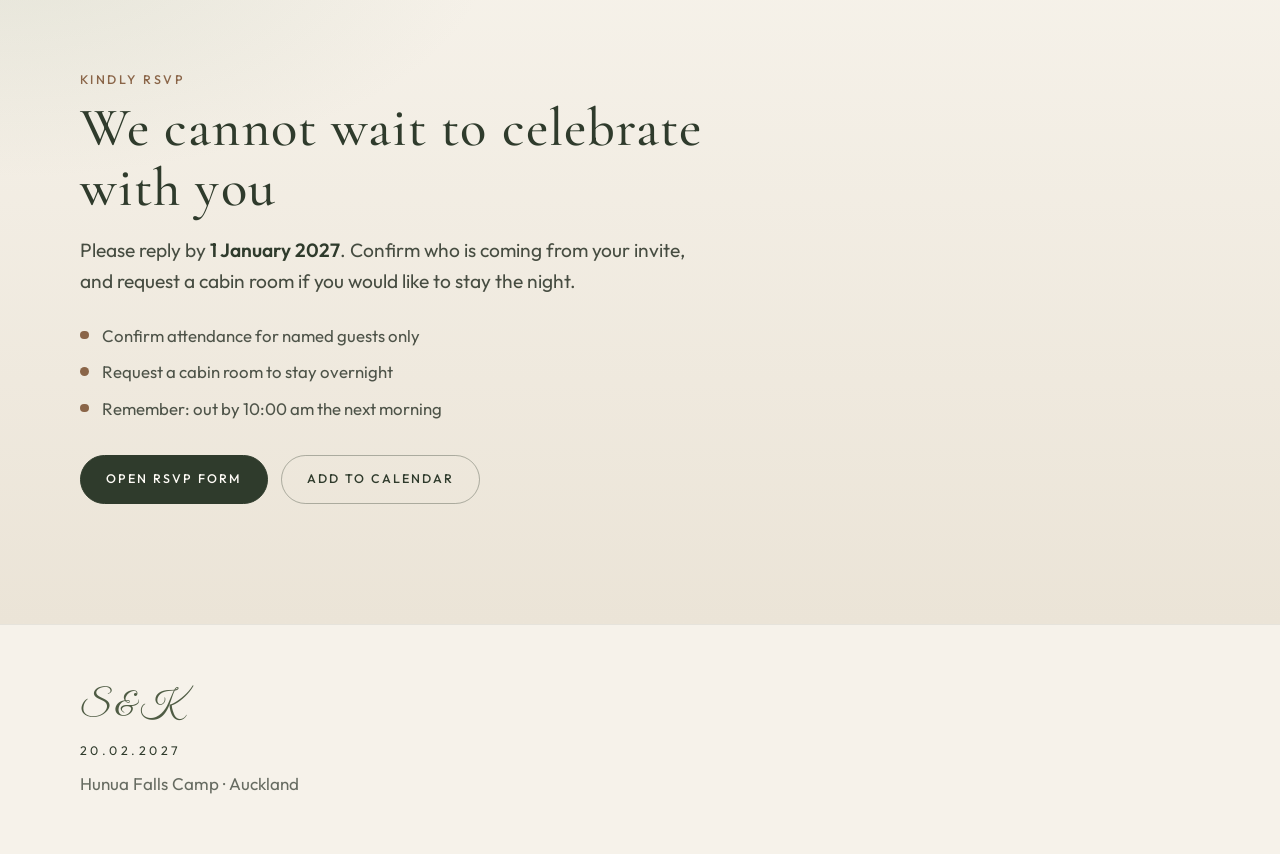
<file: v1/index.html>
<!DOCTYPE html>
<html lang="en-NZ">
<head>
  <meta charset="UTF-8" />
  <meta name="viewport" content="width=device-width, initial-scale=1" />
  <title>Suzie &amp; Keegan — 20.02.2027</title>
  <meta name="description" content="You're invited to the wedding of Suzie and Keegan at Hunua Falls Camp on 20 February 2027." />
  <!-- Earlier version of the site, kept for reference. Search engines should send people to the current one. -->
  <meta name="robots" content="noindex, nofollow" />
  <link rel="preconnect" href="https://fonts.googleapis.com" />
  <link rel="preconnect" href="https://fonts.gstatic.com" crossorigin />
  <link href="https://fonts.googleapis.com/css2?family=Cormorant+Garamond:ital,wght@0,400;0,500;0,600;1,400;1,500&family=Great+Vibes&family=Outfit:wght@300;400;500&display=swap" rel="stylesheet" />
  <link rel="stylesheet" href="css/styles.css" />
</head>
<body>
  <a class="skip-link" href="#main">Skip to content</a>

  <header class="site-header" data-header>
    <div class="site-header__inner">
      <a class="brand" href="#top" aria-label="Suzie and Keegan home">
        <span class="brand__mark" aria-hidden="true"></span>
        <span class="brand__text">Suzie &amp; Keegan</span>
      </a>

      <button class="nav-toggle" type="button" aria-expanded="false" aria-controls="site-nav" data-nav-toggle>
        <span class="nav-toggle__label">Menu</span>
        <span class="nav-toggle__bars" aria-hidden="true"></span>
      </button>

      <nav class="site-nav" id="site-nav" data-nav>
        <ul class="site-nav__list">
          <li><a href="#welcome">Welcome</a></li>
          <li><a href="#day">The Day</a></li>
          <li><a href="#venue">Venue</a></li>
          <li><a href="#stay">Stay</a></li>
          <li><a href="#details">Details</a></li>
          <li><a class="site-nav__rsvp" href="#rsvp">RSVP</a></li>
        </ul>
      </nav>
    </div>
  </header>

  <main id="main">
    <section class="hero" id="top" aria-label="Wedding introduction">
      <div class="hero__media">
        <div class="hero__photo-drift">
          <img
            class="hero__photo"
            src="images/venue/ceremony-hero.jpg"
            alt="Forest ceremony aisle at Hunua Falls Camp with wooden benches and an arch"
            width="1600"
            height="900"
            decoding="async"
            fetchpriority="high"
          />
        </div>
      </div>
      <div class="hero__veil" aria-hidden="true"></div>
      <div class="hero__content">
        <p class="hero__eyebrow reveal">Together with our families</p>
        <h1 class="hero__title reveal">
          <span class="hero__name">Suzie</span><span class="hero__ampersand" aria-hidden="true">&amp;</span><span class="hero__name">Keegan</span>
        </h1>
        <p class="hero__date reveal">20 February 2027 · Hunua Falls Camp</p>
        <p class="hero__lede reveal">Invite you to join us as we celebrate our wedding.</p>
        <div class="hero__actions reveal">
          <a class="btn btn--primary" href="#rsvp">Kindly RSVP</a>
          <a
            class="btn btn--ghost"
            href="https://calendar.google.com/calendar/event?action=TEMPLATE&amp;tmeid=NnBjZGcxczVtaW01NWZoaTdtZ2dicGFxMDUga2VlZ2FuMWZpdHpnZXJhbGRAbQ&amp;tmsrc=keegan1fitzgerald%40gmail.com"
            target="_blank"
            rel="noopener noreferrer"
          >
            Save the Date
          </a>
        </div>
      </div>
    </section>

    <section class="section section--welcome" id="welcome">
      <div class="shell">
        <div class="measure">
          <p class="section__eyebrow section__eyebrow--caps reveal">A note to our guests</p>
          <h2 class="section__title reveal">We are so glad you will be with us</h2>
          <p class="section__body reveal">
            Please RSVP by <strong>1 January 2027</strong> so we can plan for you,
            including overnight cabin stays at the camp.
          </p>
          <p class="section__aside reveal">
            Your invitation lists the guests who are invited by name.
            Please do not bring a plus one unless your invite says so.
          </p>
        </div>
      </div>
    </section>

    <section class="section section--day" id="day">
      <div class="shell">
        <div class="section__intro reveal">
          <p class="section__eyebrow section__eyebrow--caps">The day</p>
          <h2 class="section__title">How the afternoon unfolds</h2>
          <p class="section__body">Ceremony at three, celebration from five. Arrive a little early so the afternoon can begin in peace.</p>
        </div>

        <ol class="timeline">
          <li class="timeline__item reveal">
            <p class="timeline__time">Before 3:00 pm</p>
            <h3 class="timeline__title">Ceremony</h3>
            <p class="timeline__copy">Please arrive before 3:00 pm so we can begin without interruptions.</p>
          </li>
          <li class="timeline__item reveal">
            <p class="timeline__time">After the ceremony</p>
            <h3 class="timeline__title">A short pause</h3>
            <p class="timeline__copy">Time for photos, a drink, and settling into the grounds before we gather again.</p>
          </li>
          <li class="timeline__item reveal">
            <p class="timeline__time">4:50 pm · 5:00 pm</p>
            <h3 class="timeline__title">Reception</h3>
            <p class="timeline__copy">Please be seated by 4:50 pm. Reception begins at 5:00 pm at Hunua Falls Camp.</p>
          </li>
        </ol>

      </div>
    </section>

    <section class="section section--venue" id="venue">
      <div class="shell">
        <div class="section__intro reveal">
          <p class="section__eyebrow section__eyebrow--caps">Where</p>
          <h2 class="section__title">Hunua Falls Camp</h2>
          <p class="section__body">203 Falls Road, Hunua 2583. Nestled in the trees with the falls nearby.</p>
          <a
            class="text-link"
            href="https://maps.google.com/?q=203+Falls+Road,+Hunua+2583"
            target="_blank"
            rel="noopener noreferrer"
          >
            Open in Maps
          </a>
        </div>

      </div>

      <div class="shell">
        <div class="gallery-slider reveal" data-gallery>
        <div class="gallery-slider__bar">
          <p class="gallery-slider__label">Venue gallery</p>
          <div class="gallery-slider__controls">
            <button class="gallery-slider__btn" type="button" data-gallery-prev aria-label="Previous photos">
              <span aria-hidden="true">←</span>
            </button>
            <button class="gallery-slider__btn" type="button" data-gallery-next aria-label="Next photos">
              <span aria-hidden="true">→</span>
            </button>
          </div>
        </div>
        <div class="gallery-slider__scroller">
          <div class="gallery-slider__track" data-gallery-track tabindex="0" aria-label="Venue photos">
            <figure class="gallery-slider__slide">
              <img src="images/venue/entrance.webp" alt="Tree-lined entrance driveway to Hunua Falls Camp" width="1200" height="800" loading="lazy" />
            </figure>
            <figure class="gallery-slider__slide">
              <img src="images/venue/waterfall.jpg" alt="Hunua Falls cascading into a forest pool" width="1200" height="800" loading="lazy" />
            </figure>
            <figure class="gallery-slider__slide">
              <img src="images/venue/fields.jpg" alt="Open grassy fields and countryside views near the camp" width="1200" height="800" loading="lazy" />
            </figure>
            <figure class="gallery-slider__slide">
              <img src="images/venue/lawn.jpg" alt="Open lawn and outdoor gathering space at the camp" width="1200" height="800" loading="lazy" />
            </figure>
            <figure class="gallery-slider__slide">
              <img src="images/venue/lodge.webp" alt="Lodge accommodation buildings at Hunua Falls Camp" width="1200" height="800" loading="lazy" />
            </figure>
            <figure class="gallery-slider__slide">
              <img src="images/venue/grounds.webp" alt="Wooded grounds and outdoor spaces at the camp" width="1200" height="800" loading="lazy" />
            </figure>
            <figure class="gallery-slider__slide gallery-slider__slide--tall">
              <img src="images/venue/forest-light.jpg" alt="Sunlight through the trees at Hunua Falls Camp" width="900" height="1200" loading="lazy" />
            </figure>
            <figure class="gallery-slider__slide">
              <img src="images/venue/falls-aerial.jpg" alt="Aerial view of Hunua Falls and the surrounding park" width="1200" height="800" loading="lazy" />
            </figure>
            <figure class="gallery-slider__slide">
              <img src="images/venue/bunks.jpg" alt="Cabin bunk room at Hunua Falls Camp" width="1200" height="900" loading="lazy" />
            </figure>
          </div>
        </div>
        </div>
      </div>

      <div class="shell">
        <div class="venue__map venue__map--wide reveal">
          <iframe
            title="Map of Hunua Falls Camp, 203 Falls Road, Hunua 2583"
            src="https://maps.google.com/maps?q=Hunua%20Falls%20Camp%2C%20203%20Falls%20Road%2C%20Hunua%202583&amp;z=14&amp;output=embed"
            loading="lazy"
            referrerpolicy="no-referrer-when-downgrade"
            allowfullscreen
          ></iframe>
        </div>
      </div>
    </section>

    <section class="section section--stay" id="stay">
      <div class="shell">
        <div class="stay">
          <figure class="stay__media reveal">
            <img
              src="images/venue/bunks.jpg"
              alt="Cabin bunk room at Hunua Falls Camp with multiple bunk beds"
              width="1200"
              height="900"
              loading="lazy"
            />
          </figure>
          <div class="stay__copy reveal">
            <p class="section__eyebrow section__eyebrow--caps">Stay the night</p>
            <h2 class="section__title">Book a cabin when you RSVP</h2>
            <p class="section__body">
              In the RSVP you can request an on-site cabin room at Hunua Falls Camp.
              If you ask to stay, we will reserve a room for you. Families each get their own separate room.
            </p>
            <ul class="stay__list">
              <li>Cabin rooms have multiple bunks</li>
              <li>Please bring your own blankets and pillows</li>
              <li>Please be packed and out by <strong>10:00 am</strong> the next morning, when our venue reservation ends</li>
              <li>Rooms are reserved through the RSVP. If you do not book ahead, one may not be available on the day</li>
            </ul>
            <a class="btn btn--primary" href="#rsvp">Request a cabin in the RSVP</a>
          </div>
        </div>
      </div>
    </section>

    <section class="section section--details" id="details">
      <div class="shell">
        <div class="section__intro reveal">
          <p class="section__eyebrow section__eyebrow--caps">The finer details</p>
          <h2 class="section__title">Everything you need to know</h2>
        </div>

        <div class="details-grid details-grid--two">
          <article class="detail reveal">
            <h3 class="detail__title">Dress code</h3>
            <p class="detail__lead">Semi-formal</p>
            <p class="detail__copy">We invite guests to dress in our colour palette.</p>
            <ul class="palette" aria-label="Wedding colour palette">
              <li class="palette__item">
                <span class="palette__swatch palette__swatch--forest" aria-hidden="true"></span>
                <span class="palette__name">Forest</span>
              </li>
              <li class="palette__item">
                <span class="palette__swatch palette__swatch--sage" aria-hidden="true"></span>
                <span class="palette__name">Sage</span>
              </li>
              <li class="palette__item">
                <span class="palette__swatch palette__swatch--mist" aria-hidden="true"></span>
                <span class="palette__name">Mist</span>
              </li>
              <li class="palette__item">
                <span class="palette__swatch palette__swatch--copper" aria-hidden="true"></span>
                <span class="palette__name">Copper</span>
              </li>
            </ul>
          </article>

          <article class="detail reveal">
            <h3 class="detail__title">Getting there</h3>
            <p class="detail__copy">
              Hunua Falls Camp is at 203 Falls Road, Hunua 2583.
              Allow extra time for rural roads, and plan to arrive before 3:00 pm for the ceremony.
            </p>
          </article>

          <article class="detail reveal">
            <h3 class="detail__title">Who is invited</h3>
            <p class="detail__copy">
              Only the guests named on your invitation are invited.
              There are no plus ones unless your invite clearly says so.
            </p>
          </article>
        </div>
      </div>
    </section>

    <section class="section section--rsvp" id="rsvp">
      <div class="shell">
        <div class="measure">
          <p class="section__eyebrow section__eyebrow--caps reveal">Kindly RSVP</p>
          <h2 class="section__title reveal">We cannot wait to celebrate with you</h2>
          <p class="section__body reveal">
            Please reply by <strong>1 January 2027</strong>.
            Confirm who is coming from your invite, and request a cabin room if you would like to stay the night.
          </p>

          <ul class="rsvp-checklist reveal">
            <li>Confirm attendance for named guests only</li>
            <li>Request a cabin room to stay overnight</li>
            <li>Remember: out by 10:00 am the next morning</li>
          </ul>

          <div class="hero__actions reveal">
            <a
              class="btn btn--primary"
              href="https://docs.google.com/forms/d/e/1FAIpQLSfdsW4KizbK0DPToj-lKG3N6Y120LoP4bXfkBF3tTZ0qoiT9Q/viewform?usp=dialog"
              target="_blank"
              rel="noopener noreferrer"
            >
              Open RSVP form
            </a>
            <a
              class="btn btn--secondary"
              href="https://calendar.google.com/calendar/event?action=TEMPLATE&amp;tmeid=NnBjZGcxczVtaW01NWZoaTdtZ2dicGFxMDUga2VlZ2FuMWZpdHpnZXJhbGRAbQ&amp;tmsrc=keegan1fitzgerald%40gmail.com"
              target="_blank"
              rel="noopener noreferrer"
            >
              Add to calendar
            </a>
          </div>
        </div>
      </div>
    </section>
  </main>

  <footer class="site-footer">
    <div class="shell site-footer__inner">
      <p class="site-footer__monogram" aria-hidden="true">S &amp; K</p>
      <p class="site-footer__date">20.02.2027</p>
      <p class="site-footer__place">Hunua Falls Camp · Auckland</p>
    </div>
  </footer>

  <script src="js/main.js"></script>
</body>
</html>
</file>
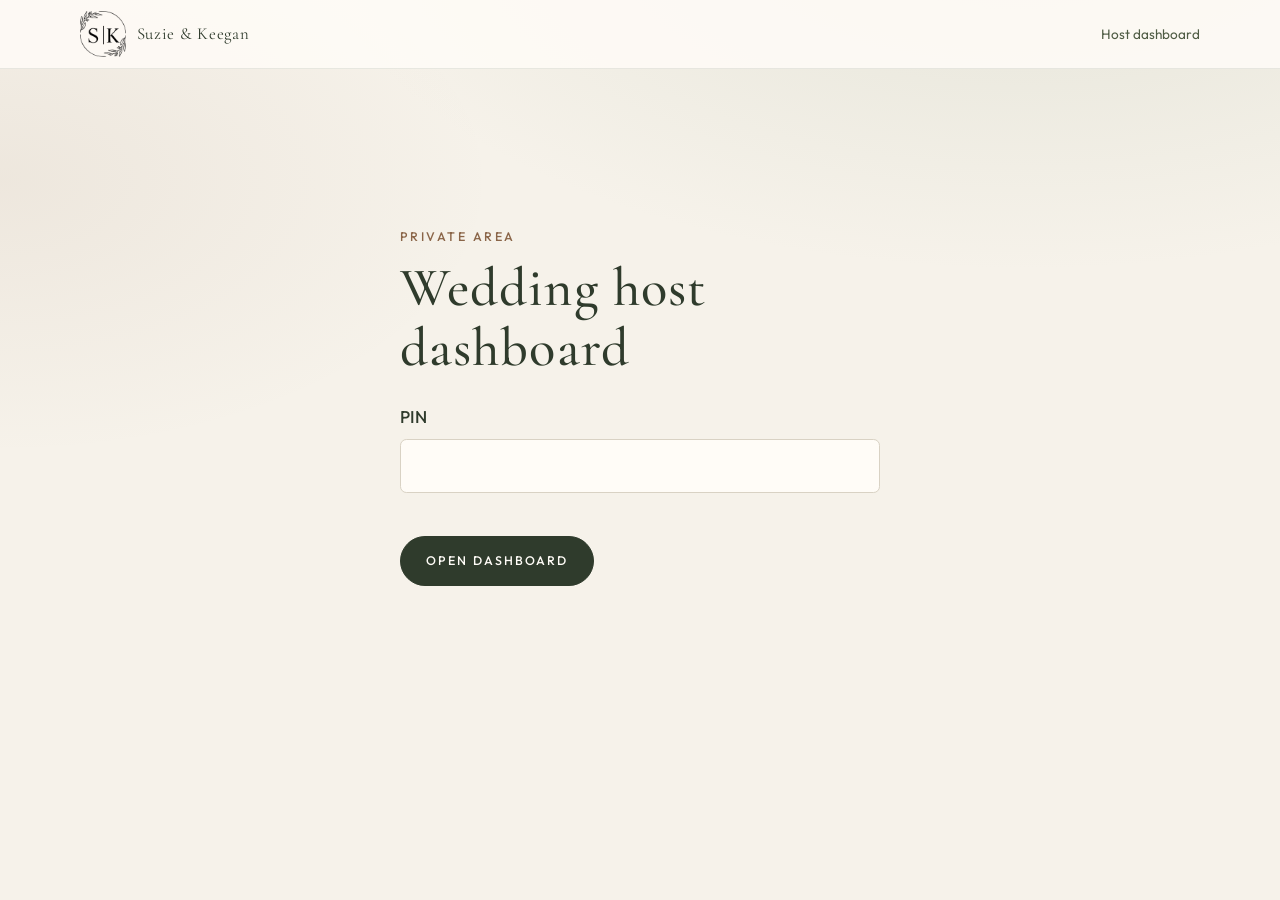
<file: host.html>
<!DOCTYPE html>
<html lang="en-NZ">
<head>
  <meta charset="UTF-8" />
  <meta name="viewport" content="width=device-width, initial-scale=1" />
  <title>Wedding host dashboard</title>
  <meta name="robots" content="noindex, nofollow" />
  <meta name="theme-color" content="#2f3b2c" />
  <link rel="icon" href="images/brand/favicon.svg" type="image/svg+xml" />
  <link rel="icon" href="images/brand/favicon-32.png" type="image/png" sizes="32x32" />
  <link rel="apple-touch-icon" href="images/brand/apple-touch-icon.png" />
  <link rel="preconnect" href="https://fonts.googleapis.com" />
  <link rel="preconnect" href="https://fonts.gstatic.com" crossorigin />
  <link href="https://fonts.googleapis.com/css2?family=Cormorant+Garamond:ital,wght@0,400;0,500;0,600;1,400;1,500&family=Great+Vibes&family=Outfit:wght@300;400;500&display=swap" rel="stylesheet" />
  <link rel="stylesheet" href="css/styles.css" />
</head>
<body class="host-page">
  <a class="skip-link" href="#host-main">Skip to content</a>
  <header class="host-header">
    <div class="shell host-header__inner">
      <a class="brand" href="index.html" aria-label="Back to wedding website">
        <img class="brand__mark" src="images/brand/monogram-sk.png" alt="" width="46" height="46" decoding="async" />
        <span class="brand__text">Suzie &amp; Keegan</span>
      </a>
      <p>Host dashboard</p>
    </div>
  </header>

  <main class="host-main shell" id="host-main">
    <section class="host-login" data-host-login>
      <p class="section__eyebrow section__eyebrow--caps">Private area</p>
      <h1 class="section__title">Wedding host dashboard</h1>
      <form data-pin-form>
        <label class="form-field">PIN<input name="pin" type="password" inputmode="numeric" autocomplete="current-password" maxlength="40" required /></label>
        <p class="form-status" aria-live="polite"></p>
        <button class="btn btn--primary" type="submit">Open dashboard</button>
      </form>
    </section>

    <section data-host-app hidden>
      <nav class="host-jump" aria-label="Dashboard sections">
        <a href="#host-overview">Overview</a>
        <a href="#family-groom" data-jump-family="groom" hidden>Keegan’s family</a>
        <a href="#family-bride" data-jump-family="bride" hidden>Suzie’s family</a>
        <a href="#family-unassigned" data-jump-family="unassigned" hidden>Unassigned</a>
        <a href="#host-messages">Messages <span class="host-jump__count" data-jump-messages hidden></span></a>
        <a href="#host-briefs">Briefs</a>
      </nav>

      <div class="host-heading" id="host-overview">
        <div>
          <p class="section__eyebrow section__eyebrow--caps">Invite management</p>
          <h1 class="section__title">Guest overview</h1>
        </div>
        <button class="btn btn--primary" type="button" data-new-party>New invitation</button>
      </div>

      <div class="host-stats" data-host-stats></div>

      <div class="host-filters" data-host-filters>
        <label class="host-filters__search">
          <span class="host-filters__label">Search</span>
          <input type="search" data-filter-search placeholder="Name or household" autocomplete="off" maxlength="80" />
        </label>
        <fieldset class="host-filters__family">
          <legend class="host-filters__label">Family</legend>
          <div class="host-filters__chips">
            <label><input type="radio" name="filter-side" value="all" checked /> Both</label>
            <label><input type="radio" name="filter-side" value="groom" /> Keegan’s</label>
            <label><input type="radio" name="filter-side" value="bride" /> Suzie’s</label>
          </div>
        </fieldset>
        <label class="host-filters__select">
          <span class="host-filters__label">RSVP</span>
          <select data-filter-rsvp>
            <option value="all">All</option>
            <option value="submitted">Submitted</option>
            <option value="none">No RSVP yet</option>
            <option value="partial">Still deciding</option>
            <option value="awaiting">Sent, awaiting reply</option>
            <option value="unsent">Not marked sent</option>
          </select>
        </label>
        <label class="host-filters__select">
          <span class="host-filters__label">Cabin</span>
          <select data-filter-cabin>
            <option value="all">All</option>
            <option value="yes">Requested</option>
            <option value="no">Not requested</option>
          </select>
        </label>
        <label class="host-filters__select">
          <span class="host-filters__label">Guests</span>
          <select data-filter-guests>
            <option value="all">All invitations</option>
            <option value="party">Wedding party</option>
            <option value="plus">Has plus one</option>
            <option value="child">Has kids</option>
            <option value="adults">Adults only</option>
            <option value="kids">Kids only</option>
          </select>
        </label>
        <button class="host-filters__clear" type="button" data-filter-clear hidden>Clear filters</button>
      </div>
      <p class="host-filters__summary" data-filter-summary hidden></p>

      <div class="host-family-groups" data-party-list></div>

      <section class="host-briefs" id="host-messages">
        <p class="section__eyebrow section__eyebrow--caps">Messages</p>
        <h2 class="section__title">Contact form</h2>
        <p>Messages sent from the website contact popup.</p>
        <div data-contact-list></div>
      </section>

      <section class="host-briefs" id="host-briefs">
        <p class="section__eyebrow section__eyebrow--caps">Wedding party</p>
        <h2 class="section__title">Private briefs</h2>
        <p>These appear only when an invitation includes a bridesmaid, maid of honor, groomsman, or best man. You can fill them in later.</p>
        <div data-brief-list></div>
      </section>
    </section>
  </main>

  <dialog class="host-dialog" data-party-dialog>
    <form method="dialog" data-party-form>
      <div class="host-dialog__heading">
        <h2 class="section__title" data-party-form-title>New invitation</h2>
        <button class="host-dialog__close" type="button" data-close-dialog aria-label="Close">×</button>
      </div>
      <input type="hidden" name="id" />
      <fieldset class="host-family-choice">
        <legend>Whose family is this invitation for?</legend>
        <p>Admin only. Guests will not see this.</p>
        <label><input type="radio" name="wedding_side" value="groom" required /> Keegan’s family</label>
        <label><input type="radio" name="wedding_side" value="bride" required /> Suzie’s family</label>
      </fieldset>
      <label class="form-field">Household label <span>Optional</span><input name="label" placeholder="e.g. Dad’s family" maxlength="60" /></label>
      <fieldset class="guest-editor">
        <legend>Named guests</legend>
        <p>Add their real name first. Nickname is optional, for example Grandad. Plus ones and kids are a count, not a name, so only that many can come.</p>
        <div class="guest-editor__list" data-guest-fields></div>
        <button class="guest-editor__add" type="button" data-add-guest>+ Add another guest</button>
      </fieldset>
      <p class="form-status" aria-live="polite"></p>
      <div class="host-dialog__actions">
        <button class="btn btn--primary" type="submit">Save invitation</button>
        <button class="btn btn--secondary" type="button" data-cancel-dialog>Cancel</button>
      </div>
    </form>
  </dialog>

  <dialog class="host-dialog" data-brief-dialog>
    <form method="dialog" data-brief-form>
      <div class="host-dialog__heading">
        <h2 class="section__title">Wedding party brief</h2>
        <button class="host-dialog__close" type="button" data-close-brief aria-label="Close">×</button>
      </div>
      <input type="hidden" name="side" />
      <label class="form-field">Heading<input name="title" maxlength="80" required /></label>
      <label class="form-field">Details<textarea name="body" rows="8" maxlength="3000" required></textarea></label>
      <p class="form-status" aria-live="polite"></p>
      <div class="host-dialog__actions">
        <button class="btn btn--primary" type="submit">Save brief</button>
        <button class="btn btn--secondary" type="button" data-cancel-brief>Cancel</button>
      </div>
    </form>
  </dialog>
  <script src="js/qrcode.min.js"></script>
  <script src="js/host.js"></script>
</body>
</html>
</file>
<file: css/styles.css>
:root {
  --ivory: #f6f2ea;
  --cream: #ebe4d7;
  --mist: #b7c0aa;
  --sage: #6f7d60;
  --sage-deep: #4f5c44;
  --forest: #2f3b2c;
  --copper: #8a6548;
  --copper-light: #d2ad88;
  --ink: #2a3227;
  --white: #fffcf7;
  --wire: #d9d2c4;

  --font-display: "Cormorant Garamond", Georgia, serif;
  --font-script: "Great Vibes", cursive;
  --font-ui: "Outfit", "Avenir Next", sans-serif;

  --space-1: 0.5rem;
  --space-2: 1rem;
  --space-3: 1.5rem;
  --space-4: 2.5rem;
  --space-5: 4rem;
  --space-6: 7rem;

  --radius-soft: 1.25rem;
  --header-h: 4.25rem;
  --page-gutter: clamp(1.5rem, 5vw, 3.5rem);
  --shell-max: 1120px;
  --ease: cubic-bezier(0.22, 1, 0.36, 1);
  --focus-ring: 0 0 0 3px var(--ivory), 0 0 0 6px var(--copper);
}

*,
*::before,
*::after {
  box-sizing: border-box;
}

html {
  scroll-behavior: smooth;
}

body {
  margin: 0;
  color: var(--ink);
  background:
    radial-gradient(1200px 600px at 80% -10%, rgba(183, 192, 170, 0.28), transparent 60%),
    radial-gradient(900px 500px at 0% 20%, rgba(138, 101, 72, 0.08), transparent 55%),
    var(--ivory);
  font-family: var(--font-ui);
  font-size: 1.0625rem;
  line-height: 1.65;
  -webkit-font-smoothing: antialiased;
  text-rendering: optimizeLegibility;
}

.film-grain {
  position: fixed;
  inset: 0;
  width: 300%;
  height: 300%;
  margin: 0;
  padding: 0;
  pointer-events: none;
  z-index: 2147483646;
  opacity: 0.05;
  background-image: url("../images/effects/film-grain.webp");
  animation: filmGrain 8s steps(10) infinite;
}

.film-grain--local {
  position: absolute;
  inset: 0;
  width: auto;
  height: auto;
  z-index: 40;
  overflow: hidden;
  opacity: 1;
  background: none;
  animation: none;
  pointer-events: none;
  border-radius: inherit;
}

.film-grain--local::before {
  content: "";
  position: absolute;
  inset: 0;
  width: 300%;
  height: 300%;
  opacity: 0.05;
  background-image: url("../images/effects/film-grain.webp");
  animation: filmGrain 8s steps(10) infinite;
  pointer-events: none;
}

@keyframes filmGrain {
  0%,
  100% { transform: translate(0, 0); }
  10% { transform: translate(-5%, -10%); }
  20% { transform: translate(-15%, -20%); }
  30% { transform: translate(-5%, -10%); }
  40% { transform: translate(-15%, -20%); }
  50% { transform: translate(-5%, -10%); }
  60% { transform: translate(-15%, -20%); }
  70% { transform: translate(-5%, -10%); }
  80% { transform: translate(-15%, -20%); }
  90% { transform: translate(-5%, -10%); }
}

@media (prefers-reduced-motion: reduce) {
  .film-grain,
  .film-grain--local::before,
  .hero::after {
    animation: none;
  }
}

img {
  max-width: 100%;
  display: block;
}

a {
  color: inherit;
}

button {
  font: inherit;
}

.visually-hidden {
  position: absolute;
  width: 1px;
  height: 1px;
  padding: 0;
  margin: -1px;
  overflow: hidden;
  clip: rect(0, 0, 0, 0);
  white-space: nowrap;
  border: 0;
}

.skip-link {
  position: absolute;
  left: 1rem;
  top: -3rem;
  z-index: 100;
  padding: 0.75rem 1rem;
  background: var(--forest);
  color: var(--white);
  text-decoration: none;
  border-radius: 999px;
  font-family: var(--font-ui);
  font-size: 0.875rem;
}

.skip-link:focus {
  top: 1rem;
  outline: none;
  box-shadow: var(--focus-ring);
}

.shell {
  width: min(var(--shell-max), calc(100% - (var(--page-gutter) * 2)));
  margin-inline: auto;
}

.measure {
  max-width: 40rem;
  width: 100%;
}

/* Header
   ========================================================================== */

.site-header {
  position: fixed;
  inset: 0 0 auto;
  z-index: 50;
  height: var(--header-h);
  background: rgba(246, 242, 234, 0);
  backdrop-filter: blur(0);
  box-shadow: 0 1px 0 rgba(47, 59, 44, 0);
  transition:
    background 0.85s var(--ease),
    backdrop-filter 0.85s var(--ease),
    box-shadow 0.85s var(--ease);
}

.site-header.is-scrolled,
.site-header.has-nav-open {
  background: rgba(246, 242, 234, 0.96);
  backdrop-filter: blur(16px);
  box-shadow: 0 1px 0 rgba(47, 59, 44, 0.12);
}

.site-header__inner {
  width: min(var(--shell-max), calc(100% - (var(--page-gutter) * 2)));
  margin-inline: auto;
  height: 100%;
  display: flex;
  align-items: center;
  justify-content: space-between;
  gap: 1rem;
}

.brand {
  display: inline-flex;
  align-items: center;
  gap: 0.7rem;
  text-decoration: none;
  color: var(--ivory);
  border-radius: 999px;
  transition: color 0.85s var(--ease);
}

.site-header.is-scrolled .brand,
.site-header.has-nav-open .brand {
  color: var(--forest);
}

.brand:focus-visible {
  outline: none;
  box-shadow: var(--focus-ring);
}

.brand__mark {
  width: 2.85rem;
  height: 2.85rem;
  flex-shrink: 0;
  object-fit: contain;
  filter: invert(1);
  transition: filter 0.85s var(--ease);
}

.site-header.is-scrolled .brand__mark,
.site-header.has-nav-open .brand__mark,
.host-header .brand__mark {
  filter: none;
}

.host-header .brand {
  color: var(--forest);
}

.brand__text {
  font-family: var(--font-display);
  font-size: 1.05rem;
  letter-spacing: 0.04em;
}

.brand__text--short {
  display: none;
}

.nav-toggle {
  display: none;
  align-items: center;
  gap: 0.65rem;
  border: 0;
  background: transparent;
  color: var(--ivory);
  cursor: pointer;
  padding: 0.55rem 0.65rem;
  border-radius: 999px;
  min-height: 44px;
  transition: color 0.85s var(--ease);
}

.site-header.is-scrolled .nav-toggle,
.site-header.has-nav-open .nav-toggle {
  color: var(--forest);
}

.nav-toggle:focus-visible {
  outline: none;
  box-shadow: var(--focus-ring);
}

.nav-toggle__label {
  font-family: var(--font-ui);
  font-size: 0.8rem;
  letter-spacing: 0.14em;
  text-transform: uppercase;
  transition: opacity 0.28s var(--ease), transform 0.28s var(--ease);
}

.nav-toggle__bars,
.nav-toggle__bars::before,
.nav-toggle__bars::after {
  display: block;
  width: 1.25rem;
  height: 1.5px;
  background: currentColor;
  position: relative;
  transition:
    transform 0.4s var(--ease),
    opacity 0.28s var(--ease),
    top 0.4s var(--ease),
    background-color 0.28s var(--ease);
}

.nav-toggle__bars::before,
.nav-toggle__bars::after {
  content: "";
  position: absolute;
  left: 0;
}

.nav-toggle__bars::before { top: -6px; }
.nav-toggle__bars::after { top: 6px; }

.nav-toggle[aria-expanded="true"] .nav-toggle__label {
  opacity: 0;
  transform: translateX(0.35rem);
}

.nav-toggle[aria-expanded="true"] .nav-toggle__bars {
  background: transparent;
}

.nav-toggle[aria-expanded="true"] .nav-toggle__bars::before {
  top: 0;
  transform: rotate(45deg);
}

.nav-toggle[aria-expanded="true"] .nav-toggle__bars::after {
  top: 0;
  transform: rotate(-45deg);
}

.site-nav__list {
  list-style: none;
  margin: 0;
  padding: 0;
  display: flex;
  align-items: center;
  gap: 1.5rem;
}

.site-nav a {
  position: relative;
  text-decoration: none;
  font-family: var(--font-ui);
  font-size: 0.9rem;
  font-weight: 400;
  letter-spacing: 0.02em;
  text-transform: none;
  color: rgba(255, 252, 247, 0.82);
  text-shadow: 0 1px 12px rgba(0, 0, 0, 0.35);
  transition:
    color 0.85s var(--ease),
    text-shadow 0.85s var(--ease);
  border-radius: 0.2rem;
}

.site-nav a:not(.site-nav__rsvp)::after {
  content: "";
  position: absolute;
  left: 0;
  right: 0;
  bottom: -0.2rem;
  height: 1px;
  background: currentColor;
  transform: scaleX(0);
  transform-origin: left center;
  transition: transform 0.28s var(--ease);
  pointer-events: none;
}

.site-nav a:not(.site-nav__rsvp):hover,
.site-nav a:not(.site-nav__rsvp):focus-visible {
  color: var(--white);
  transition: color 0.2s var(--ease), text-shadow 0.85s var(--ease);
}

.site-nav a:not(.site-nav__rsvp):hover::after,
.site-nav a:not(.site-nav__rsvp):focus-visible::after {
  transform: scaleX(1);
}

.site-header.is-scrolled .site-nav a,
.site-header.has-nav-open .site-nav a {
  color: rgba(47, 59, 44, 0.78);
  text-shadow: none;
}

.site-header.is-scrolled .site-nav a:not(.site-nav__rsvp):hover,
.site-header.is-scrolled .site-nav a:not(.site-nav__rsvp):focus-visible,
.site-header.has-nav-open .site-nav a:not(.site-nav__rsvp):hover,
.site-header.has-nav-open .site-nav a:not(.site-nav__rsvp):focus-visible {
  color: var(--copper);
  transition: color 0.2s var(--ease), text-shadow 0.85s var(--ease);
}

.site-nav a:focus-visible {
  outline: none;
  box-shadow: var(--focus-ring);
}

.site-nav a.site-nav__rsvp {
  display: inline-flex;
  align-items: center;
  justify-content: center;
  min-height: 2.4rem;
  padding: 0.55rem 1.1rem;
  border-radius: 999px;
  background: var(--ivory);
  color: var(--forest) !important;
  text-shadow: none !important;
  opacity: 1 !important;
  text-transform: uppercase;
  letter-spacing: 0.12em;
  font-size: 0.78rem;
  font-weight: 500;
  transition:
    background 0.85s var(--ease),
    color 0.85s var(--ease),
    transform 0.25s var(--ease);
}

.site-nav a.site-nav__rsvp:hover,
.site-nav a.site-nav__rsvp:focus-visible {
  background: var(--cream);
  color: var(--forest) !important;
  transform: translateY(-1px);
}

.site-header.is-scrolled .site-nav a.site-nav__rsvp,
.site-header.has-nav-open .site-nav a.site-nav__rsvp {
  background: var(--forest);
  color: var(--white) !important;
}

.site-header.is-scrolled .site-nav a.site-nav__rsvp:hover,
.site-header.is-scrolled .site-nav a.site-nav__rsvp:focus-visible,
.site-header.has-nav-open .site-nav a.site-nav__rsvp:hover,
.site-header.has-nav-open .site-nav a.site-nav__rsvp:focus-visible {
  background: var(--sage-deep);
  color: var(--white) !important;
}

/* Hero
   ========================================================================== */

.hero {
  position: relative;
  min-height: 100svh;
  display: grid;
  place-items: center;
  color: var(--white);
  overflow: hidden;
}

.hero::after {
  content: "";
  position: absolute;
  inset: 0;
  width: 300%;
  height: 300%;
  pointer-events: none;
  z-index: 2;
  opacity: 0.04;
  background-image: url("../images/effects/film-grain.webp");
  animation: filmGrain 8s steps(10) infinite;
}

.hero__media {
  position: absolute;
  inset: 0;
  overflow: hidden;
  /* Deep forest behind the photo, so it fades up from dark instead of painting in strips. */
  background: #1f281d;
}

/* Drift on a wrapper so blur stays a static layer (avoids per-frame re-blur jitter). */
.hero__photo-drift {
  position: absolute;
  inset: -6%;
  will-change: transform;
  backface-visibility: hidden;
  transform: translateZ(0) scale(1.06);
  animation: heroDrift 36s ease-in-out infinite alternate;
}

.hero__photo {
  width: 100%;
  height: 100%;
  object-fit: cover;
  object-position: center 42%;
  filter: blur(1.5px);
  transform: translateZ(0);
  opacity: 0;
  transition: opacity 1.4s var(--ease);
}

.hero__photo.is-loaded {
  opacity: 1;
}

/* Hero entrance: the lines wait for the fonts (briefly), then rise in turn, buttons included. */
.hero__content > * {
  opacity: 0;
  transform: translateY(18px);
  transition: opacity 1s var(--ease), transform 1s var(--ease);
}

.hero.is-in .hero__content > * {
  opacity: 1;
  transform: none;
}

.hero.is-in .hero__content > :nth-child(2) { transition-delay: 0.12s; }
.hero.is-in .hero__content > :nth-child(3) { transition-delay: 0.24s; }
.hero.is-in .hero__content > :nth-child(4) { transition-delay: 0.36s; }

.hero__veil {
  position: absolute;
  inset: 0;
  background:
    radial-gradient(
      ellipse 72% 68% at 50% 42%,
      rgba(14, 20, 12, 0) 40%,
      rgba(14, 20, 12, 0.28) 72%,
      rgba(8, 12, 8, 0.72) 100%
    ),
    linear-gradient(
      180deg,
      rgba(20, 28, 18, 0.5) 0%,
      rgba(20, 28, 18, 0.22) 28%,
      rgba(20, 28, 18, 0.34) 58%,
      rgba(14, 20, 12, 0.9) 100%
    );
  pointer-events: none;
}

.hero__eyebrow,
.hero__date,
.hero__lede {
  text-shadow: 0 2px 18px rgba(0, 0, 0, 0.45);
}

.hero__content {
  position: relative;
  z-index: 1;
  width: min(900px, calc(100% - (var(--page-gutter) * 2)));
  margin: 0 auto;
  padding: calc(var(--header-h) * 0.5) 0 0;
  text-align: center;
  display: flex;
  flex-direction: column;
  align-items: center;
}

.hero__eyebrow {
  margin: 0 0 var(--space-2);
  font-family: var(--font-script);
  font-size: clamp(1.6rem, 3vw, 2.1rem);
  color: rgba(255, 252, 247, 0.95);
}

.hero__title {
  margin: 0 0 var(--space-3);
  display: flex;
  flex-wrap: wrap;
  justify-content: center;
  align-items: baseline;
  column-gap: 0.28em;
  row-gap: 0;
  line-height: 1;
}

.hero__name {
  font-family: var(--font-display);
  font-weight: 500;
  font-size: clamp(3.2rem, 9vw, 5.6rem);
  line-height: 1;
  letter-spacing: 0.01em;
  text-shadow: 0 3px 28px rgba(0, 0, 0, 0.5);
}

/* Script ampersand tucked between the names, like letterpress stationery. */
.hero__ampersand {
  font-family: var(--font-script);
  font-weight: 400;
  font-size: clamp(3.6rem, 10vw, 6.4rem);
  line-height: 0.8;
  color: var(--copper-light);
  margin-inline: -0.18em -0.08em;
  position: relative;
  top: 0.1em;
  z-index: -1;
  text-shadow: 0 2px 22px rgba(0, 0, 0, 0.35);
}

.hero__date {
  margin: 0 0 var(--space-4);
  margin-right: -0.18em;
  font-family: var(--font-ui);
  font-size: clamp(0.92rem, 1.6vw, 1.05rem);
  font-weight: 500;
  letter-spacing: 0.18em;
  text-transform: uppercase;
  color: rgba(255, 252, 247, 0.94);
}

.hero__date-place {
  white-space: nowrap;
}

.hero__lede {
  margin: 0 auto var(--space-4);
  max-width: 28ch;
  font-size: clamp(1.15rem, 2.2vw, 1.4rem);
  font-style: italic;
  color: rgba(255, 252, 247, 0.92);
}

/* Equal-width hero buttons: every column matches the widest label. */
.hero__actions {
  display: grid;
  grid-auto-flow: column;
  grid-auto-columns: 1fr;
  justify-content: center;
  gap: var(--space-2);
  min-height: 3.1rem;
}

.hero__actions .btn {
  min-width: 10rem;
}

html.has-invite a[data-hero-rsvp] {
  min-width: 11.5rem;
}

/* Buttons
   ========================================================================== */

.btn {
  display: inline-flex;
  flex-direction: column;
  align-items: center;
  justify-content: center;
  gap: 0.15rem;
  min-height: 3.1rem;
  padding: 0.85rem 1.55rem;
  border-radius: 999px;
  text-decoration: none;
  font-family: var(--font-ui);
  font-size: 0.78rem;
  font-weight: 500;
  letter-spacing: 0.16em;
  text-transform: uppercase;
  transition: transform 0.25s var(--ease), background 0.25s var(--ease), border-color 0.25s var(--ease), color 0.25s var(--ease);
}

.btn__meta {
  font-size: 0.62rem;
  letter-spacing: 0.08em;
  text-transform: none;
  opacity: 0.78;
  font-weight: 400;
}

.btn:hover {
  transform: translateY(-2px);
}

.btn:focus-visible {
  outline: none;
  box-shadow: var(--focus-ring);
  transform: translateY(-2px);
}

.btn--primary {
  background: var(--forest);
  color: var(--white);
  border: 1px solid var(--forest);
}

.hero .btn--primary {
  background: var(--ivory);
  color: var(--forest);
  border-color: var(--ivory);
}

.hero .btn--primary:hover,
.hero .btn--primary:focus-visible {
  background: var(--cream);
  border-color: var(--cream);
}

.btn--primary:hover,
.btn--primary:focus-visible {
  background: var(--sage-deep);
  border-color: var(--sage-deep);
}

.btn--ghost {
  background: rgba(26, 34, 24, 0.55);
  color: var(--white);
  border: 1px solid rgba(255, 252, 247, 0.88);
  backdrop-filter: blur(8px);
}

.btn--ghost:hover,
.btn--ghost:focus-visible {
  background: rgba(26, 34, 24, 0.7);
  border-color: var(--ivory);
}

.btn--secondary {
  background: transparent;
  color: var(--forest);
  border: 1px solid rgba(47, 59, 44, 0.35);
}

.btn--secondary:hover,
.btn--secondary:focus-visible {
  border-color: var(--forest);
  background: rgba(47, 59, 44, 0.05);
}

/* Sections
   ========================================================================== */

.section {
  --divider-ink: rgba(79, 92, 68, 0.3);
  --divider-mark: var(--copper);
  --band: transparent;
  padding: var(--space-6) 0;
  background: var(--band);
}

.section-divider {
  display: flex;
  align-items: center;
  justify-content: center;
  gap: var(--space-2);
  width: min(16rem, 55vw);
  height: 1.75rem;
  margin: 0 auto var(--space-4);
  color: var(--divider-mark);
  pointer-events: none;
}

.section-divider::before,
.section-divider::after {
  content: "";
  flex: 1 1 auto;
  height: 1px;
  background: linear-gradient(
    90deg,
    transparent,
    var(--divider-ink) 20%,
    var(--divider-ink) 80%,
    transparent
  );
}

.section-divider__mark {
  flex: 0 0 auto;
  font-family: var(--font-script);
  font-size: 1.85rem;
  line-height: 1;
  transform: translateY(0.06em);
}

/* Magnolia sprig from the stationery, tinted through a mask so it can take any palette colour. */
.floral {
  display: block;
  width: min(14rem, 58vw);
  aspect-ratio: 873 / 380;
  margin-inline: auto;
  background: var(--floral-ink, var(--copper));
  -webkit-mask: url("../images/brand/floral-sprig.png") center / contain no-repeat;
  mask: url("../images/brand/floral-sprig.png") center / contain no-repeat;
  pointer-events: none;
}

.section-divider--floral {
  width: min(30rem, 88vw);
  height: auto;
  gap: var(--space-3);
}

.section-divider--floral .floral {
  flex: 0 0 auto;
  width: min(11rem, 44vw);
}

.section__eyebrow,
.section__eyebrow--caps {
  margin: 0 0 var(--space-2);
  font-family: var(--font-ui);
  font-size: 0.78rem;
  font-weight: 500;
  letter-spacing: 0.2em;
  text-transform: uppercase;
  color: var(--copper);
  line-height: 1;
}

/* Handwritten lead-in above a section title. */
.section__eyebrow--script {
  margin: 0 0 0.35rem;
  font-family: var(--font-script);
  font-size: clamp(1.75rem, 3.4vw, 2.2rem);
  font-weight: 400;
  letter-spacing: 0;
  text-transform: none;
  line-height: 1.1;
  color: var(--copper);
}

.section__title {
  margin: 0 0 var(--space-2);
  font-family: var(--font-display);
  font-weight: 500;
  font-size: clamp(2.2rem, 5vw, 3.4rem);
  line-height: 1.1;
  letter-spacing: 0.02em;
  color: var(--forest);
}

.section__body {
  margin: 0;
  font-size: 1.2rem;
  color: rgba(42, 50, 39, 0.86);
}

.section__body + .section__body {
  margin-top: var(--space-3);
}

.section__body strong {
  font-weight: 600;
  color: var(--forest);
}

.section__aside {
  margin: var(--space-3) 0 0;
  font-size: 1rem;
  font-weight: 400;
  color: rgba(42, 50, 39, 0.68);
}

.section__intro {
  max-width: 38rem;
  margin-bottom: var(--space-4);
  text-align: left;
}

.section__body + .btn,
.section__aside + .btn,
.section__body + .contact-actions,
.section__aside + .contact-actions,
.section__body + .invitation-card__actions,
.section__aside + .invitation-card__actions {
  margin-top: var(--space-4);
}

.section--welcome {
  --band: var(--cream);
  text-align: left;
}

.section--welcome .section__title {
  font-weight: 500;
}

.section--day,
.section--venue,
.section--stay,
.section--details {
  text-align: left;
}

.section--day {
  --band: var(--ivory);
}

.section--venue {
  --band: var(--cream);
}

/* Timeline
   ========================================================================== */

.timeline {
  list-style: none;
  margin: 0;
  padding: 0;
  display: grid;
  grid-template-columns: repeat(3, 1fr);
  gap: var(--space-3);
}

.timeline__item {
  position: relative;
  padding: 0 0.25rem 0 1.25rem;
  border-left: 1px solid rgba(79, 92, 68, 0.28);
  text-align: left;
}

.timeline__time {
  margin: 0 0 var(--space-1);
  font-family: var(--font-ui);
  font-size: 0.75rem;
  letter-spacing: 0.16em;
  text-transform: uppercase;
  color: var(--copper);
}

.timeline__title {
  margin: 0 0 var(--space-1);
  font-family: var(--font-display);
  font-size: 2rem;
  line-height: 1.15;
  font-weight: 500;
  color: var(--forest);
}

.timeline__copy {
  margin: 0;
  color: rgba(42, 50, 39, 0.82);
}

.timeline__note {
  margin: var(--space-4) 0 0;
}

.text-link {
  width: fit-content;
  display: inline-flex;
  flex-direction: column;
  align-items: flex-start;
  gap: 0.2rem;
  min-height: 44px;
  justify-content: center;
  font-family: var(--font-ui);
  font-size: 0.78rem;
  letter-spacing: 0.14em;
  text-transform: uppercase;
  text-decoration: none;
  color: var(--forest);
  border-bottom: 1px solid rgba(47, 59, 44, 0.35);
  padding: 0.35rem 0;
  margin-inline: 0;
  transition: border-color 0.25s var(--ease), color 0.25s var(--ease);
}

.text-link__meta {
  font-size: 0.62rem;
  letter-spacing: 0.06em;
  text-transform: none;
  color: var(--copper);
}

.text-link:hover,
.text-link:focus-visible {
  color: var(--sage-deep);
  border-bottom-color: var(--copper);
}

.text-link:focus-visible {
  outline: none;
  box-shadow: var(--focus-ring);
  border-radius: 4px;
}

/* Venue gallery slider
   ========================================================================== */

.section--venue .section__intro {
  margin-bottom: var(--space-4);
}

.section--venue .text-link {
  margin-top: var(--space-2);
}

.gallery-slider {
  margin: 0 0 var(--space-5);
}

.gallery-slider__bar {
  display: flex;
  align-items: center;
  justify-content: space-between;
  gap: var(--space-2);
  margin-bottom: 1rem;
}

.gallery-slider__label {
  margin: 0;
  font-family: var(--font-ui);
  font-size: 0.75rem;
  font-weight: 500;
  letter-spacing: 0.18em;
  text-transform: uppercase;
  color: var(--sage-deep);
}

.gallery-slider__controls {
  display: flex;
  gap: 0.55rem;
}

.gallery-slider__btn {
  width: 2.75rem;
  height: 2.75rem;
  border-radius: 999px;
  border: 1px solid rgba(47, 59, 44, 0.28);
  background: rgba(255, 252, 247, 0.7);
  color: var(--forest);
  cursor: pointer;
  display: grid;
  place-items: center;
  font-size: 1.05rem;
  transition: background 0.25s var(--ease), border-color 0.25s var(--ease), transform 0.25s var(--ease);
}

.gallery-slider__btn:hover,
.gallery-slider__btn:focus-visible {
  background: var(--forest);
  border-color: var(--forest);
  color: var(--ivory);
  transform: translateY(-1px);
}

.gallery-slider__btn:focus-visible {
  outline: none;
  box-shadow: var(--focus-ring);
}

.gallery-slider__btn:disabled {
  opacity: 0.35;
  cursor: default;
  transform: none;
}

.gallery-slider__scroller {
  overflow: hidden;
  width: 100%;
}

.gallery-slider__track {
  display: flex;
  gap: 0.9rem;
  overflow-x: auto;
  scroll-snap-type: x mandatory;
  scroll-behavior: smooth;
  padding: 0.25rem 0 1rem;
  -webkit-overflow-scrolling: touch;
  scrollbar-width: thin;
  scrollbar-color: var(--sage) transparent;
}

.gallery-slider__track:focus-visible {
  outline: none;
  box-shadow: inset var(--focus-ring);
}

.gallery-slider__slide {
  margin: 0;
  flex: 0 0 min(72vw, 500px);
  height: clamp(240px, 42vw, 360px);
  overflow: hidden;
  border-radius: var(--radius-soft);
  background: var(--cream);
  scroll-snap-align: start;
}

.gallery-slider__slide--tall {
  flex-basis: min(48vw, 320px);
}

.gallery-slider__slide img {
  width: 100%;
  height: 100%;
  object-fit: cover;
  display: block;
  transition: transform 0.7s var(--ease);
}

.gallery-slider__slide:hover img {
  transform: scale(1.03);
}

.venue__map {
  min-height: 320px;
  border-radius: var(--radius-soft);
  overflow: hidden;
  background: var(--cream);
  border: 1px solid rgba(47, 59, 44, 0.1);
  box-shadow: 0 18px 40px rgba(47, 59, 44, 0.08);
  margin-top: 0.5rem;
}

.venue__map--wide {
  min-height: 360px;
}

.venue__map iframe {
  display: block;
  width: 100%;
  height: 100%;
  min-height: 320px;
  border: 0;
  filter: saturate(0.85) contrast(0.97);
}

.venue__map--wide iframe {
  min-height: 360px;
}

/* Details
   ========================================================================== */

.section--details {
  --band: linear-gradient(180deg, rgba(47, 59, 44, 0.98), rgba(47, 59, 44, 0.92));
  --divider-ink: rgba(183, 192, 170, 0.38);
  --divider-mark: var(--mist);
  color: var(--cream);
}

.section--details .section__eyebrow {
  color: var(--mist);
}

.section--details .section__title {
  color: var(--ivory);
}

.details-layout {
  display: grid;
  gap: var(--space-5);
}

.detail--dress {
  display: grid;
  grid-template-columns: minmax(12rem, 0.85fr) minmax(0, 1.4fr);
  gap: var(--space-4);
  align-items: end;
  padding-bottom: var(--space-4);
  border-bottom: 1px solid rgba(183, 192, 170, 0.24);
}

.detail--dress .palette {
  margin-top: 0;
  grid-template-columns: repeat(6, minmax(0, 1fr));
  gap: 0.75rem 0.65rem;
}

.detail--dress .palette__swatch {
  max-height: 4rem;
  aspect-ratio: 1 / 1;
}

.details-grid {
  display: grid;
  grid-template-columns: repeat(2, minmax(0, 1fr));
  gap: var(--space-4) var(--space-5);
}

/* Stay overnight
   ========================================================================== */

.section--stay {
  --band: var(--ivory);
}

.stay {
  display: grid;
  grid-template-columns: 1.05fr 0.95fr;
  gap: var(--space-4);
  align-items: start;
  text-align: left;
}

.stay__media {
  margin: 0;
  overflow: hidden;
  border-radius: var(--radius-soft);
  background: var(--cream);
  box-shadow: 0 18px 40px rgba(47, 59, 44, 0.1);
  aspect-ratio: 4 / 3;
}

.stay__media img {
  width: 100%;
  height: 100%;
  object-fit: cover;
  object-position: center center;
  display: block;
}

.stay__copy {
  display: flex;
  flex-direction: column;
  align-items: flex-start;
}

.stay__copy .section__title {
  margin-bottom: var(--space-2);
}

.stay__list {
  list-style: none;
  margin: var(--space-3) 0 var(--space-4);
  padding: 0;
  display: grid;
  gap: var(--space-2);
  text-align: left;
}

.stay__list li {
  position: relative;
  padding-left: 1.35rem;
  color: rgba(42, 50, 39, 0.86);
  font-size: 1.08rem;
}

.stay__list li::before {
  content: "";
  position: absolute;
  left: 0;
  top: 0.55rem;
  width: 0.55rem;
  height: 0.55rem;
  border-radius: 999px;
  background: var(--copper);
}

.stay__list strong {
  color: var(--forest);
  font-weight: 600;
}

.stay .btn--primary {
  width: fit-content;
}

.detail {
  text-align: left;
  min-width: 0;
}

.details-grid .detail {
  padding-top: 0.15rem;
}

.detail__title {
  margin: 0 0 var(--space-2);
  font-family: var(--font-ui);
  font-size: 0.78rem;
  font-weight: 500;
  letter-spacing: 0.2em;
  text-transform: uppercase;
  color: var(--mist);
}

.detail__lead {
  margin: 0 0 var(--space-1);
  font-size: 1.7rem;
  color: var(--ivory);
}

.detail__copy {
  margin: 0;
  color: rgba(246, 242, 234, 0.82);
  font-size: 1.1rem;
}

.detail__copy a,
.detail__link {
  color: var(--ivory);
  font: inherit;
  text-decoration: underline;
  text-underline-offset: 0.15em;
}

.detail__link {
  display: inline;
  padding: 0;
  border: 0;
  background: transparent;
  cursor: pointer;
}

.detail__copy a:hover,
.detail__copy a:focus-visible,
.detail__link:hover,
.detail__link:focus-visible {
  color: var(--copper);
}

.detail__link:focus-visible {
  outline: none;
  box-shadow: var(--focus-ring);
  border-radius: 0.2rem;
}

.detail__lead + .detail__copy,
.detail__copy + .palette {
  margin-top: var(--space-2);
}

.palette {
  list-style: none;
  margin: var(--space-3) 0 0;
  padding: 0;
  display: grid;
  grid-template-columns: repeat(3, minmax(0, 1fr));
  gap: 0.85rem 0.7rem;
}

.palette__item {
  display: flex;
  flex-direction: column;
  align-items: stretch;
  gap: 0.45rem;
  min-width: 0;
}

.palette__swatch {
  display: block;
  width: 100%;
  aspect-ratio: 1.15 / 1;
  max-height: 3.25rem;
  border-radius: 0.45rem;
  border: 1px solid rgba(255, 252, 247, 0.22);
  box-shadow: inset 0 0 0 1px rgba(20, 28, 18, 0.08);
}

.palette__name {
  font-family: var(--font-ui);
  font-size: 0.72rem;
  letter-spacing: 0.08em;
  text-transform: uppercase;
  color: rgba(246, 242, 234, 0.88);
}

.palette__swatch--forest { background: #243024; }
.palette__swatch--sage { background: #6f7d60; }
.palette__swatch--mist { background: #c4cdb8; }
.palette__swatch--copper { background: #8a6548; }
.palette__swatch--black { background: #111411; }
.palette__swatch--white {
  background: #f7f4ec;
  border-color: rgba(255, 252, 247, 0.55);
}

/* RSVP
   ========================================================================== */

.section--rsvp {
  --band: var(--cream);
  text-align: left;
  color: var(--ink);
}



.section--rsvp .section__eyebrow {
  color: var(--copper);
}

.section--rsvp .section__title {
  color: var(--forest);
}

.section--rsvp .section__body {
  color: rgba(42, 50, 39, 0.86);
}

.rsvp-checklist {
  list-style: none;
  margin: 0 0 var(--space-4);
  padding: 0;
  display: grid;
  gap: var(--space-1);
  text-align: left;
}

.section--rsvp .hero__actions {
  justify-content: flex-start;
}

.contact-actions {
  display: flex;
  flex-wrap: wrap;
  align-items: center;
  gap: var(--space-2);
  margin-top: var(--space-4);
}

.contact-actions .btn {
  min-height: 3.1rem;
}

.rsvp-checklist li {
  position: relative;
  padding-left: 1.35rem;
  font-size: 1.05rem;
  color: rgba(42, 50, 39, 0.82);
}

.rsvp-checklist li::before {
  content: "";
  position: absolute;
  left: 0;
  top: 0.55rem;
  width: 0.55rem;
  height: 0.55rem;
  border-radius: 999px;
  background: var(--copper);
}

.section--rsvp .btn--primary {
  background: var(--forest);
  color: var(--white);
  border-color: var(--forest);
}

.section--rsvp .btn--primary:hover,
.section--rsvp .btn--primary:focus-visible {
  background: var(--sage-deep);
  border-color: var(--sage-deep);
}

.section--rsvp .btn__meta {
  color: inherit;
}

/* Footer
   ========================================================================== */

.site-footer {
  padding: 3.5rem 0;
  background: var(--ivory);
  border-top: 1px solid rgba(47, 59, 44, 0.08);
}

.site-footer__inner {
  text-align: left;
}

.site-footer__monogram {
  margin: 0 0 0.6rem;
  font-family: var(--font-script);
  font-size: clamp(3rem, 7vw, 4rem);
  line-height: 1;
  color: var(--copper);
}

.site-footer__date {
  margin: 0;
  font-family: var(--font-ui);
  font-size: 0.78rem;
  letter-spacing: 0.28em;
  text-transform: uppercase;
  color: var(--forest);
}

.site-footer__place {
  margin: 0.55rem 0 0;
  font-weight: 400;
  color: rgba(42, 50, 39, 0.7);
}

/* Invitations and RSVP
   ========================================================================== */

[hidden] {
  display: none !important;
}

.section.section--invitation {
  --band: var(--cream);
  padding-top: var(--space-5);
  padding-bottom: var(--space-4);
  /* View invite stops with the section's top edge just under the fixed header, not behind it. */
  scroll-margin-top: var(--header-h);
}

/* Sit the wedding-party card close under the invitation. */
.section.section--invitation:has(+ .section--wedding-party:not([hidden])) {
  padding-bottom: 0;
}

.section.section--wedding-party {
  --band: var(--cream);
  padding-top: var(--space-3);
  padding-bottom: var(--space-4);
}

html.has-invite .section--day {
  padding-top: var(--space-5);
}

html.has-invite #welcome {
  display: none !important;
}

html.has-invite [data-public-contact-note] {
  display: none !important;
}

html.has-invite [data-public-nav],
html.has-invite [data-public-cta] {
  display: none !important;
}

html.has-invite [data-invite-nav],
html.has-invite [data-invite-nav][hidden] {
  display: list-item !important;
}

html.has-invite a[data-hero-rsvp],
html.has-invite a[data-hero-rsvp][hidden] {
  display: inline-flex !important;
}

html.has-invite #your-invitation,
html.has-invite #your-invitation[hidden] {
  display: block !important;
}

html.has-invite #your-invitation [data-invite-loading],
html.has-invite #your-invitation [data-invite-loading][hidden] {
  display: grid !important;
}

html.has-invite #your-invitation [data-invite-card],
html.has-invite #your-invitation [data-invite-card][hidden] {
  display: none !important;
}

html.has-invite.invite-ready #your-invitation [data-invite-loading],
html.has-invite.invite-ready #your-invitation [data-invite-loading][hidden] {
  display: none !important;
}

html.has-invite.invite-ready #your-invitation [data-invite-card],
html.has-invite.invite-ready #your-invitation [data-invite-card][hidden] {
  display: block !important;
}

.section--invitation.is-loading .invitation-card--loading,
.section--invitation.is-ready [data-invite-card] {
  animation: inviteReveal 0.55s var(--ease) both;
}

.invitation-card--loading {
  display: grid;
  gap: 1.1rem;
  align-content: start;
}

.invitation-card__loading-label {
  margin: 0;
  font-family: var(--font-ui);
  font-size: 0.78rem;
  font-weight: 500;
  letter-spacing: 0.14em;
  text-transform: uppercase;
  color: var(--copper);
}

.invitation-card__skeleton {
  display: grid;
  gap: 0.75rem;
}

.invitation-card__skeleton span {
  display: block;
  height: 0.95rem;
  border-radius: 999px;
  background: linear-gradient(
    90deg,
    rgba(47, 59, 44, 0.08),
    rgba(47, 59, 44, 0.14),
    rgba(47, 59, 44, 0.08)
  );
  background-size: 200% 100%;
  animation: inviteShimmer 1.2s ease-in-out infinite;
}

.invitation-card__skeleton span:nth-child(1) { width: 42%; height: 1.5rem; }
.invitation-card__skeleton span:nth-child(2) { width: 68%; }
.invitation-card__skeleton span:nth-child(3) { width: 54%; }

@keyframes inviteReveal {
  from {
    opacity: 0;
    transform: translateY(12px);
  }
  to {
    opacity: 1;
    transform: translateY(0);
  }
}

@keyframes inviteShimmer {
  from { background-position: 100% 0; }
  to { background-position: -100% 0; }
}

.invitation-card,
.rsvp-form,
.rsvp-confirmation {
  max-width: 44rem;
  padding: clamp(1.5rem, 4vw, 3rem);
  border: 1px solid rgba(47, 59, 44, 0.14);
  border-radius: var(--radius-soft);
  background: rgba(255, 252, 247, 0.68);
  box-shadow: 0 18px 40px rgba(47, 59, 44, 0.06);
}

.invitation-card__rule {
  margin: 1.25rem 0 0;
  color: var(--sage-deep);
  font-weight: 500;
}

.invitation-card__title {
  margin: 0 0 var(--space-2);
  font-family: var(--font-display);
  font-weight: 500;
  font-size: clamp(1.85rem, 3.5vw, 2.4rem);
  line-height: 1.15;
  letter-spacing: 0.01em;
  color: var(--forest);
}

.invitation-card .section__body {
  margin-bottom: 0;
}

.invitation-card__people {
  margin: 0;
}

.invitation-card__for {
  margin: 0;
  font-family: var(--font-ui);
  font-size: 0.78rem;
  font-weight: 500;
  letter-spacing: 0.14em;
  text-transform: uppercase;
  color: var(--copper);
}

.invitation-card__guests {
  list-style: none;
  margin: 0;
  padding: 0;
  display: grid;
  gap: var(--space-2);
}

.invitation-card__guests li {
  position: relative;
  padding-left: 1.15rem;
  font-family: var(--font-display);
  font-size: clamp(1.2rem, 2.2vw, 1.45rem);
  font-weight: 500;
  line-height: 1.25;
  color: var(--forest);
}

.invitation-card__guests li::before {
  content: "";
  position: absolute;
  left: 0;
  top: 0.55em;
  width: 0.4rem;
  height: 0.4rem;
  border-radius: 999px;
  background: var(--copper);
}

.invitation-card__guest {
  display: flex;
  flex-direction: column;
  align-items: flex-start;
  gap: 0.15rem;
}

.invitation-card__guest-name {
  display: inline;
}

.invitation-card__nick {
  margin-left: 0.15em;
  font-family: var(--font-ui);
  font-size: 0.62em;
  font-weight: 400;
  letter-spacing: 0.02em;
  color: rgba(42, 50, 39, 0.78);
  vertical-align: baseline;
}

.invitation-card__role {
  margin-left: 0.35em;
  font-family: var(--font-ui);
  font-size: 0.62em;
  font-weight: 400;
  letter-spacing: 0.02em;
  color: rgba(42, 50, 39, 0.78);
  vertical-align: baseline;
}

.invitation-card__meta {
  display: flex;
  flex-direction: column;
  align-items: flex-start;
  gap: 0.15rem;
}

.invitation-card__plus {
  font-family: var(--font-ui);
  font-size: 0.9rem;
  font-weight: 400;
  letter-spacing: 0.02em;
  text-transform: none;
  color: rgba(42, 50, 39, 0.78);
}

.invitation-card__limit {
  margin: var(--space-2) 0 0;
  font-size: 0.95rem;
  line-height: 1.45;
  color: rgba(42, 50, 39, 0.78);
}

.invitation-card__rsvp {
  margin-top: var(--space-3);
}

.invitation-card__rsvp:empty {
  display: none;
  margin: 0;
}

.invitation-card__footer {
  margin-top: var(--space-3);
  padding-top: var(--space-3);
  border-top: 1px solid rgba(47, 59, 44, 0.1);
}

.invitation-card__deadline {
  margin: 0;
  font-family: var(--font-ui);
  font-size: 1.05rem;
  color: var(--forest);
}

.invitation-card__deadline strong {
  font-weight: 600;
}

.invitation-card__cabin-note {
  margin: 0.55rem 0 0;
  color: rgba(42, 50, 39, 0.68);
  font-size: 0.9rem;
  line-height: 1.4;
}

.invitation-card__actions {
  display: flex;
  flex-wrap: wrap;
  align-items: center;
  gap: var(--space-2);
  margin-top: var(--space-3);
}

.invitation-card__actions .btn {
  min-height: 3.1rem;
}

/* Invitation as printed stationery: centred, crisp corners, inset copper keyline, monogram crest. */
.invitation-card--stationery {
  position: relative;
  max-width: 40rem;
  margin-inline: auto;
  padding: clamp(2.5rem, 6vw, 3.75rem) clamp(1.75rem, 6vw, 3.75rem);
  text-align: center;
  background: var(--white);
  border: 1px solid rgba(138, 101, 72, 0.2);
  border-radius: 0.4rem;
  box-shadow:
    0 1px 2px rgba(47, 59, 44, 0.05),
    0 26px 50px -22px rgba(47, 59, 44, 0.28);
}

.invitation-card--stationery::before {
  content: "";
  position: absolute;
  inset: clamp(0.5rem, 1.6vw, 0.8rem);
  border: 1px solid rgba(138, 101, 72, 0.42);
  border-radius: 0.2rem;
  pointer-events: none;
}

.invitation-card__crest {
  width: clamp(3.75rem, 9vw, 4.75rem);
  height: auto;
  margin: 0 auto var(--space-3);
  opacity: 0.82;
}

.invitation-card--stationery .invitation-card__title {
  font-size: clamp(2.2rem, 5vw, 3rem);
  margin-bottom: var(--space-3);
  text-wrap: balance;
}

.invitation-card--stationery .invitation-card__guests {
  justify-items: center;
  gap: 0.7rem;
}

.invitation-card--stationery .invitation-card__guests li {
  padding-left: 0;
  font-style: italic;
  font-size: clamp(1.4rem, 3vw, 1.75rem);
}

.invitation-card--stationery .invitation-card__guests li::before {
  content: none;
}

.invitation-card--stationery .invitation-card__guest,
.invitation-card--stationery .invitation-card__meta {
  align-items: center;
}

.invitation-card--stationery .invitation-card__nick,
.invitation-card--stationery .invitation-card__role,
.invitation-card--stationery .invitation-card__plus {
  font-style: normal;
}

/* Larger parties: smaller names in evenly ruled rows, with role and extras on a single line beneath. */
.invitation-card--stationery .invitation-card__guests--many {
  justify-items: stretch;
  gap: 0;
  width: min(100%, 23rem);
  margin-inline: auto;
}

.invitation-card--stationery .invitation-card__guests--many li {
  padding: 0.7rem 0;
  font-size: clamp(1.3rem, 2.6vw, 1.45rem);
  line-height: 1.25;
}

.invitation-card--stationery .invitation-card__guests--many li + li {
  border-top: 1px solid rgba(138, 101, 72, 0.2);
}

.invitation-card--stationery .invitation-card__guests--many .invitation-card__guest {
  gap: 0.2rem;
}

.invitation-card--stationery .invitation-card__guests--many .invitation-card__guest-name {
  text-wrap: balance;
}

.invitation-card--stationery .invitation-card__guests--many .invitation-card__nick {
  white-space: nowrap;
}

.invitation-card--stationery .invitation-card__guests--many .invitation-card__meta {
  flex-direction: row;
  flex-wrap: wrap;
  justify-content: center;
  gap: 0 0.5rem;
}

.invitation-card--stationery .invitation-card__guests--many .invitation-card__meta > * + *::before {
  content: "·";
  margin-right: 0.5rem;
}

/* Reply summary stays left-aligned so names and statuses line up. */
.invitation-card--stationery .invitation-card__rsvp {
  text-align: left;
}

.invitation-card--stationery .invitation-card__footer {
  position: relative;
  margin-top: var(--space-4);
  padding-top: var(--space-4);
  border-top: 0;
}

.invitation-card--stationery .invitation-card__footer::before {
  content: "";
  position: absolute;
  top: 0;
  left: 50%;
  width: 3.5rem;
  height: 1px;
  background: rgba(138, 101, 72, 0.5);
  transform: translateX(-50%);
}

.invitation-card--stationery .invitation-card__deadline {
  font-family: var(--font-display);
  font-style: italic;
  font-size: 1.3rem;
}

.invitation-card--stationery .invitation-card__actions {
  justify-content: center;
}

.invitation-card--stationery.invitation-card--loading,
.invitation-card--stationery .invitation-card__skeleton {
  justify-items: center;
}

.invitation-card--stationery .invitation-card__skeleton {
  width: 100%;
}

/* Envelope: the invitation arrives sealed and opens onto the stationery card the first time it scrolls into view. */
.envelope-stage {
  position: relative;
  isolation: isolate;
  container-type: inline-size;
}

.envelope {
  --w: min(100cqw, 27rem);
  position: relative;
  display: block;
  width: var(--w);
  aspect-ratio: 10 / 7;
  /* No headroom: the opened flap and the card lifting out rise over the divider above. */
  margin: 0 auto;
  cursor: pointer;
  -webkit-tap-highlight-color: transparent;
}

.envelope:focus-visible {
  outline: none;
  box-shadow: var(--focus-ring);
  border-radius: 0.35rem;
}

.section--invitation.is-ready .envelope {
  animation: inviteReveal 0.55s var(--ease);
}

.envelope__back,
.envelope__pocket,
.envelope__flap,
.envelope__flap-face,
.envelope__flap-paper {
  position: absolute;
  inset: 0;
  display: block;
}

.envelope__back {
  z-index: 1;
  border-radius: 0.35rem;
  background: linear-gradient(180deg, #1f281d, #2a3527 70%);
  box-shadow:
    0 1px 2px rgba(47, 59, 44, 0.2),
    0 28px 44px -24px rgba(47, 59, 44, 0.55);
}

.envelope__pocket {
  z-index: 3;
  border-radius: 0.35rem;
  overflow: hidden;
}

.envelope__pocket::before,
.envelope__pocket::after {
  content: "";
  position: absolute;
  inset: 0;
}

/* Side folds. */
.envelope__pocket::before {
  clip-path: polygon(0 0, 50% 50%, 100% 0, 100% 100%, 0 100%);
  background: linear-gradient(90deg, #3d4a37, #48553f 50%, #3d4a37);
}

/* Bottom fold. */
.envelope__pocket::after {
  clip-path: polygon(0 100%, 50% 44%, 100% 100%);
  background: linear-gradient(180deg, #55634a, #46533e 75%);
}

.envelope__name {
  position: absolute;
  z-index: 1;
  left: 8%;
  right: 8%;
  bottom: 7%;
  overflow: hidden;
  font-family: var(--font-script);
  font-size: calc(var(--w) * 0.085);
  line-height: 1.4;
  text-align: center;
  white-space: nowrap;
  text-overflow: ellipsis;
  color: var(--copper-light);
}

/* Longer party names drop a size and may run to two lines. */
.envelope__name--long {
  display: -webkit-box;
  -webkit-box-orient: vertical;
  -webkit-line-clamp: 2;
  bottom: 5%;
  font-size: calc(var(--w) * 0.062);
  line-height: 1.25;
  white-space: normal;
  text-wrap: balance;
}

.envelope__flap {
  z-index: 4;
  bottom: auto;
  height: 56%;
  transform-origin: top center;
  transform: perspective(60rem) rotateX(0deg);
}

.envelope__flap-face--front {
  filter: drop-shadow(0 2px 3px rgba(20, 26, 18, 0.4));
}

/* The inner side; the script swaps faces as the flap passes upright. */
.envelope__flap-face--back {
  opacity: 0;
}

.envelope__flap-paper {
  clip-path: polygon(0 0, 100% 0, 50% 100%);
  background: linear-gradient(180deg, #4f5c44, #5b6950);
}

.envelope__flap-face--back .envelope__flap-paper {
  background: linear-gradient(180deg, #2a3527, #36432f);
}

.envelope__seal {
  position: absolute;
  left: 50%;
  top: 100%;
  width: calc(var(--w) * 0.17);
  aspect-ratio: 1;
  border-radius: 50%;
  transform: translate(-50%, -64%);
  background: radial-gradient(circle at 35% 30%, #c08d63, var(--copper) 55%, #6b4a33);
  box-shadow:
    inset 0 0 0 calc(var(--w) * 0.012) rgba(255, 252, 247, 0.12),
    inset 0 -2px 4px rgba(40, 24, 12, 0.3),
    0 2px 5px rgba(20, 26, 18, 0.4);
}

.envelope__seal::after {
  content: "";
  position: absolute;
  inset: 15%;
  background: rgba(58, 36, 20, 0.72);
  -webkit-mask: url("../images/brand/monogram-sk.png") center / contain no-repeat;
  mask: url("../images/brand/monogram-sk.png") center / contain no-repeat;
}

/* While sealed the card waits out of flow, tucked between the envelope's back and pocket. */
.envelope-stage.is-sealed [data-invite-card] {
  position: absolute;
  top: 0;
  left: 0;
  right: 0;
  z-index: 2;
  visibility: hidden;
  transform-origin: top center;
  animation: none;
}

.envelope-stage.is-sealed.is-opening [data-invite-card] {
  will-change: transform, clip-path;
}

.wedding-party__for {
  margin: 0 0 var(--space-2);
  color: var(--sage-deep);
  font-weight: 500;
}

.wedding-party__roster {
  list-style: none;
  margin: 0 0 var(--space-2);
  padding: 0;
  display: grid;
  gap: var(--space-1);
}

.wedding-party__roster li {
  display: flex;
  flex-wrap: wrap;
  align-items: baseline;
  gap: 0.35rem 0.65rem;
  font-family: var(--font-display);
  font-size: 1.25rem;
  font-weight: 500;
  color: var(--forest);
}

.wedding-party__roster small {
  font-family: var(--font-ui);
  font-size: 0.72rem;
  font-weight: 500;
  letter-spacing: 0.12em;
  text-transform: uppercase;
  color: var(--copper);
}

/* Wedding-party note: a companion to the invitation stationery above, same width, centring and keyline. */
.invitation-card--party {
  width: 100%;
}

.invitation-card--party .section__title {
  margin-bottom: 0;
  font-size: clamp(2rem, 4.5vw, 2.6rem);
  text-wrap: balance;
}

.invitation-card--party .wedding-party__roster {
  justify-items: center;
  margin-bottom: 0;
}

.invitation-card--party .wedding-party__roster li {
  flex-direction: column;
  align-items: center;
  gap: 0.3rem;
  font-style: italic;
  font-size: clamp(1.35rem, 3vw, 1.6rem);
}

.invitation-card--party .wedding-party__roster small {
  font-style: normal;
}

.invitation-card--party .section__body {
  position: relative;
  max-width: 30rem;
  margin: var(--space-3) auto 0;
  padding-top: var(--space-3);
  font-size: 1.1rem;
  text-wrap: pretty;
  /* Keep the line breaks the hosts typed into the brief. */
  white-space: pre-line;
}

.invitation-card--party .section__body::before {
  content: "";
  position: absolute;
  top: 0;
  left: 50%;
  width: 3.5rem;
  height: 1px;
  background: rgba(138, 101, 72, 0.5);
  transform: translateX(-50%);
}

.section--wedding-party .shell {
  display: grid;
  gap: var(--space-3);
}

.rsvp-form,
.rsvp-confirmation {
  background: var(--white);
}

.rsvp-confirmation--inline {
  margin: 0.35rem 0 0;
  padding: 0;
  border: 0;
  border-radius: 0;
  background: transparent;
  box-shadow: none;
}

.rsvp-confirmation--inline .rsvp-summary {
  margin-top: 0;
}

.rsvp-dialog {
  width: min(42rem, calc(100% - 2rem));
  max-height: calc(100vh - 2rem);
  max-height: calc(100dvh - 2rem - env(safe-area-inset-top, 0px) - env(safe-area-inset-bottom, 0px));
  margin: max(1rem, env(safe-area-inset-top, 0px)) auto max(1rem, env(safe-area-inset-bottom, 0px));
  padding: 0;
  border: 0;
  border-radius: 1rem;
  background: transparent;
  color: var(--ink);
  overscroll-behavior: contain;
  /* The dimming is a spread shadow, not ::backdrop: iOS Safari sizes ::backdrop to the screen as it
     was with the toolbar expanded, leaving the page showing in a strip once the toolbar shrinks.
     A shadow spreads past every edge, toolbar or not. */
  box-shadow: 0 0 0 100vmax rgba(20, 28, 18, 0);
  transition: box-shadow 0.35s var(--ease);
}

/* Still there to catch taps outside the panel, just not tinted. */
.rsvp-dialog::backdrop {
  background: transparent;
}

.rsvp-dialog.is-open {
  box-shadow: 0 0 0 100vmax rgba(20, 28, 18, 0.58);
}

.rsvp-dialog.is-closing {
  box-shadow: 0 0 0 100vmax rgba(20, 28, 18, 0);
}

.rsvp-dialog__panel {
  position: relative;
  max-height: calc(100vh - 2rem);
  max-height: calc(100dvh - 2rem - env(safe-area-inset-top, 0px) - env(safe-area-inset-bottom, 0px));
  overflow: auto;
  overscroll-behavior: contain;
  -webkit-overflow-scrolling: touch;
  padding: clamp(1.5rem, 4vw, 2.15rem);
  padding-top: clamp(3.25rem, 5vw, 3.6rem);
  padding-bottom: max(clamp(1.5rem, 4vw, 2.15rem), env(safe-area-inset-bottom, 0px));
  border-radius: 1rem;
  background: var(--ivory);
  box-shadow: 0 20px 70px rgba(20, 28, 18, 0.35);
  opacity: 0;
  transform: translateY(1.75rem) scale(0.96);
  transition:
    opacity 0.35s var(--ease),
    transform 0.4s var(--ease);
}

.rsvp-dialog.is-open .rsvp-dialog__panel {
  opacity: 1;
  transform: none;
}

.rsvp-dialog.is-closing .rsvp-dialog__panel {
  opacity: 0;
  transform: translateY(1rem) scale(0.97);
}

.rsvp-dialog .rsvp-form {
  max-width: none;
  margin: 0;
  padding: 0;
  border: 0;
  border-radius: 0;
  background: transparent;
  box-shadow: none;
}

@media (prefers-reduced-motion: reduce) {
  .rsvp-dialog,
  .rsvp-dialog__panel {
    transition: none;
  }

  .rsvp-dialog__panel {
    opacity: 1;
    transform: none;
  }

  .rsvp-dialog[open]:not(.is-closing) {
    box-shadow: 0 0 0 100vmax rgba(20, 28, 18, 0.58);
  }
}

.rsvp-dialog__close {
  position: absolute;
  top: max(0.85rem, env(safe-area-inset-top, 0px));
  right: max(0.85rem, env(safe-area-inset-right, 0px));
  z-index: 41;
  display: grid;
  place-items: center;
  width: 2.85rem;
  height: 2.85rem;
  border: 1px solid rgba(47, 59, 44, 0.14);
  border-radius: 999px;
  background: rgba(255, 252, 247, 0.92);
  color: var(--forest);
  cursor: pointer;
  font-size: 1.55rem;
  line-height: 1;
  box-shadow: 0 6px 18px rgba(20, 28, 18, 0.08);
  transition: background 0.2s var(--ease), border-color 0.2s var(--ease), color 0.2s var(--ease);
}

.rsvp-dialog__close:hover,
.rsvp-dialog__close:focus-visible {
  background: var(--white);
  border-color: rgba(47, 59, 44, 0.28);
  color: var(--sage-deep);
}

.rsvp-dialog__close:focus-visible {
  outline: none;
  box-shadow: var(--focus-ring);
}

.rsvp-people,
.rsvp-choice {
  display: grid;
  gap: var(--space-2);
  margin: var(--space-3) 0;
}

.rsvp-person,
.rsvp-choice {
  padding: 1rem 1.1rem;
  border: 1px solid var(--wire);
  border-radius: 0.65rem;
}

.rsvp-person legend,
.rsvp-choice legend {
  padding: 0 0.3rem;
  color: var(--forest);
  font-family: var(--font-display);
  font-size: 1.35rem;
  font-weight: 600;
}

.rsvp-person label,
.rsvp-choice label {
  display: block;
  margin-top: 0.55rem;
}

.rsvp-plus {
  margin: 0.9rem 0 0;
  padding: 0;
  border: 0;
  min-inline-size: 0;
}

.rsvp-plus legend {
  float: left;
  width: 100%;
  padding: 0;
  margin: 0 0 0.2rem;
  color: var(--sage-deep);
  font-family: var(--font-ui);
  font-size: 0.82rem;
  font-weight: 500;
  letter-spacing: 0.06em;
  text-transform: uppercase;
}

.rsvp-plus__optional {
  margin-left: 0.35em;
  font-weight: 400;
  letter-spacing: 0.04em;
  text-transform: none;
  color: rgba(79, 92, 68, 0.78);
}

.rsvp-plus__hint {
  float: left;
  width: 100%;
  margin: 0 0 0.45rem;
  color: rgba(42, 50, 39, 0.68);
  font-size: 0.9rem;
  line-height: 1.35;
}

.rsvp-plus::after {
  content: "";
  display: table;
  clear: both;
}

.rsvp-plus label {
  display: inline-flex;
  align-items: center;
  gap: 0.35rem;
  margin: 0.55rem 1rem 0 0;
}

.rsvp-plus.is-disabled {
  opacity: 0.55;
}

.rsvp-plus.is-disabled legend {
  color: rgba(47, 59, 44, 0.72);
}

.rsvp-plus.is-disabled label {
  cursor: not-allowed;
}

.rsvp-choice p {
  margin: 0.2rem 0 0.7rem;
  color: rgba(42, 50, 39, 0.72);
  font-size: 0.94rem;
}

.rsvp-choice legend {
  display: inline-flex;
  align-items: center;
  gap: 0.45rem;
}

.rsvp-form__intro,
.rsvp-form__aside,
.rsvp-pending-note {
  margin: 0.75rem 0 0;
  color: rgba(42, 50, 39, 0.72);
  font-size: 0.95rem;
  line-height: 1.5;
}

.rsvp-form__aside,
.rsvp-pending-note {
  padding: 0.75rem 0.9rem;
  border-left: 2px solid var(--sage);
  background: rgba(255, 255, 255, 0.45);
}

.rsvp-cabin-followup {
  margin-top: 1rem;
}

.rsvp-form input[type="radio"],
.rsvp-form input[type="checkbox"] {
  accent-color: var(--forest);
  width: 1.1rem;
  height: 1.1rem;
  flex-shrink: 0;
}

.rsvp-cabin-people {
  margin: 0.85rem 0 0;
  padding: 0.9rem 1rem;
  border: 1px solid var(--wire);
  border-radius: 0.55rem;
  min-inline-size: 0;
  background: rgba(255, 255, 255, 0.35);
}

.rsvp-cabin-people legend {
  padding: 0 0.25rem;
  color: var(--sage-deep);
  font-family: var(--font-ui);
  font-size: 0.82rem;
  font-weight: 500;
  letter-spacing: 0.06em;
  text-transform: uppercase;
}

.rsvp-choice .rsvp-cabin-people__item,
.rsvp-cabin-people__item {
  display: flex;
  align-items: flex-start;
  gap: 0.75rem;
  margin-top: 0.75rem;
}

.rsvp-cabin-people__item > input[type="checkbox"] {
  margin: 0.2rem 0 0;
}

.rsvp-cabin-people__item > span {
  min-width: 0;
  flex: 1;
  display: grid;
  gap: 0.15rem;
  padding-top: 0.05rem;
}

.rsvp-cabin-people__item.is-disabled {
  opacity: 0.7;
}

.rsvp-cabin-people__item.is-disabled .rsvp-cabin-people__name {
  color: rgba(42, 50, 39, 0.68);
}

.rsvp-cabin-people__name {
  display: block;
  color: var(--forest);
  font-family: var(--font-ui);
  font-size: 1.02rem;
  font-weight: 500;
  line-height: 1.35;
  letter-spacing: 0.01em;
}

.rsvp-cabin-people__name .invitation-card__nick {
  margin-left: 0.2em;
  font-family: inherit;
  font-size: 0.92em;
  font-weight: 400;
  letter-spacing: 0;
  color: rgba(42, 50, 39, 0.62);
}

.rsvp-cabin-people__note,
.rsvp-cabin-people__capacity,
.rsvp-cabin-people__hint {
  display: block;
  margin-top: 0;
  color: rgba(42, 50, 39, 0.68);
  font-family: var(--font-ui);
  font-size: 0.86rem;
  line-height: 1.4;
}

.rsvp-cabin-people__capacity,
.rsvp-cabin-people__hint {
  margin-top: 0.85rem;
}

.rsvp-contacts {
  margin-top: var(--space-3);
}

.rsvp-contacts__secondary {
  margin-top: var(--space-2);
}

.rsvp-contacts__secondary .text-link,
.rsvp-contacts__add {
  margin-top: 0.55rem;
  padding: 0;
  border: 0;
  background: transparent;
  color: var(--sage-deep);
  cursor: pointer;
  font: inherit;
  font-size: 0.92rem;
  text-decoration: underline;
  text-underline-offset: 0.15em;
}

.rsvp-contacts__add {
  display: inline-flex;
}

.info-tip {
  position: relative;
  display: inline-flex;
  vertical-align: middle;
}

.info-tip__button {
  display: inline-grid;
  place-items: center;
  width: 1.35rem;
  height: 1.35rem;
  margin-left: 0.2rem;
  padding: 0;
  border: 1px solid var(--sage-deep);
  border-radius: 999px;
  background: var(--white);
  color: var(--sage-deep);
  cursor: pointer;
  font-family: var(--font-ui);
  font-size: 0.72rem;
  font-weight: 600;
  line-height: 1;
}

.info-tip__button:hover,
.info-tip__button:focus-visible {
  background: var(--forest);
  border-color: var(--forest);
  color: var(--ivory);
}

.info-tip__button:focus-visible {
  outline: none;
  box-shadow: var(--focus-ring);
}

.info-tip__panel {
  position: absolute;
  left: 50%;
  bottom: calc(100% + 0.55rem);
  z-index: 5;
  width: min(18rem, 70vw);
  padding: 0.75rem 0.85rem;
  border: 1px solid var(--wire);
  border-radius: 0.55rem;
  background: var(--white);
  box-shadow: 0 10px 30px rgba(20, 28, 18, 0.16);
  color: rgba(42, 50, 39, 0.82);
  font-family: var(--font-ui);
  font-size: 0.86rem;
  font-weight: 400;
  letter-spacing: 0;
  line-height: 1.45;
  text-transform: none;
  transform: translateX(-50%);
}

.info-tip__panel::after {
  content: "";
  position: absolute;
  left: 50%;
  top: 100%;
  width: 0.55rem;
  height: 0.55rem;
  border-right: 1px solid var(--wire);
  border-bottom: 1px solid var(--wire);
  background: var(--white);
  transform: translateX(-50%) rotate(45deg);
  margin-top: -0.3rem;
}


.form-field {
  display: grid;
  gap: var(--space-1);
  margin-top: var(--space-3);
  color: var(--forest);
  font-weight: 500;
}

.form-field span {
  color: rgba(42, 50, 39, 0.58);
  font-size: 0.82rem;
  font-weight: 400;
}

/* "120 characters left", shown under a longer box once it is nearly full. */
.form-field .form-field__count {
  justify-self: end;
  margin-top: -0.15rem;
}

.form-field .form-field__count.is-full {
  color: #9b3e38;
}

.form-field input,
.form-field textarea {
  width: 100%;
  padding: 0.75rem 0.85rem;
  border: 1px solid var(--wire);
  border-radius: 0.4rem;
  background: var(--white);
  color: var(--ink);
  font: inherit;
}

.form-field textarea {
  resize: vertical;
}

.form-field input:focus,
.form-field textarea:focus,
.rsvp-person input:focus,
.rsvp-choice input:focus {
  outline: none;
  box-shadow: var(--focus-ring);
}

.rsvp-form .btn {
  margin-top: var(--space-4);
}

.form-status {
  min-height: 1.6em;
  margin: 1rem 0 0;
  color: var(--sage-deep);
}

/* A gentle note beside the one detail that still needs filling in. */
.form-error {
  margin: 0.65rem 0 0;
  padding-left: 0.75rem;
  border-left: 2px solid #9b3e38;
  color: #9b3e38;
  font-size: 0.92rem;
  font-weight: 500;
  line-height: 1.45;
  animation: formErrorIn 0.35s var(--ease);
}

.rsvp-person.is-invalid,
.rsvp-choice.is-invalid,
.rsvp-cabin-people.is-invalid {
  border-color: rgba(155, 62, 56, 0.55);
}

.form-field.is-invalid input,
.form-field.is-invalid textarea {
  border-color: #9b3e38;
}

@keyframes formErrorIn {
  from {
    opacity: 0;
    transform: translateY(-4px);
  }
}

@media (prefers-reduced-motion: reduce) {
  .form-error {
    animation: none;
  }
}

.rsvp-summary {
  padding: 0;
  margin: 0 0 var(--space-3);
  list-style: none;
  border-top: 1px solid var(--wire);
}

.rsvp-summary li,
.rsvp-summary__person {
  padding: 0.85rem 0;
  border-bottom: 1px solid var(--wire);
}

.rsvp-summary__row {
  display: flex;
  justify-content: space-between;
  align-items: flex-start;
  gap: 1rem;
}

.rsvp-summary__row--plus {
  margin-top: 0.45rem;
  padding-left: 0.85rem;
  border-left: 2px solid rgba(138, 101, 72, 0.35);
}

.rsvp-summary .invitation-card__guest {
  min-width: 0;
  font-family: var(--font-display);
  font-size: 1.35rem;
  font-weight: 500;
  color: var(--forest);
  overflow-wrap: break-word;
}

.rsvp-summary__plus-label {
  font-family: var(--font-ui);
  font-size: 0.95rem;
  font-weight: 400;
  letter-spacing: 0.02em;
  color: rgba(42, 50, 39, 0.78);
  padding-top: 0.1rem;
}

.rsvp-summary strong,
.rsvp-status {
  flex-shrink: 0;
  padding-top: 0.15rem;
}

.rsvp-status {
  font-weight: 600;
}

.rsvp-summary__row--plus .rsvp-status {
  font-family: var(--font-ui);
  font-size: 0.95rem;
}

.rsvp-status--coming {
  color: #3f6b45;
}

.rsvp-status--not-coming {
  color: #8a5a4a;
}

.rsvp-status--pending {
  color: #9a7a3c;
}

.rsvp-status--mixed {
  color: var(--sage-deep);
}

.rsvp-summary__details {
  display: grid;
  gap: var(--space-2);
}

.rsvp-summary__details div {
  display: grid;
  gap: 0.15rem;
}

.rsvp-summary__details dt {
  color: var(--sage-deep);
  font-size: 0.8rem;
  font-weight: 500;
  letter-spacing: 0.08em;
  text-transform: uppercase;
}

.rsvp-summary__details dd {
  margin: 0;
  white-space: pre-line;
  /* A long email address or pasted link wraps inside the card rather than stretching the page. */
  overflow-wrap: anywhere;
}

.rsvp-summary__details,
.rsvp-summary__details div {
  grid-template-columns: minmax(0, 1fr);
}

.rsvp-confirmation .btn {
  margin-top: var(--space-4);
}

.rsvp-closed {
  margin-top: 1.5rem;
  padding: 0.85rem 1rem;
  background: var(--cream);
}

/* Host dashboard */
.host-page { min-height: 100vh; }
.host-header { border-bottom: 1px solid rgba(47, 59, 44, 0.1); background: rgba(255, 252, 247, 0.86); }
.host-header__inner, .host-heading, .host-dialog__heading, .host-dialog__actions { display: flex; align-items: center; justify-content: space-between; gap: 1rem; }
.host-header__inner { min-height: var(--header-h); }
.host-header__inner > p { margin: 0; color: var(--sage-deep); font-size: 0.85rem; }
.host-main { padding: clamp(3rem, 7vw, 6rem) 0; }
.host-login { max-width: 30rem; margin: 8vh auto; }
.host-jump {
  position: sticky;
  top: 0;
  z-index: 20;
  display: flex;
  flex-wrap: wrap;
  gap: 0.4rem;
  margin: 0 0 2rem;
  padding: 0.6rem 0;
  border-bottom: 1px solid rgba(47, 59, 44, 0.1);
  background: rgba(246, 242, 234, 0.94);
  backdrop-filter: blur(6px);
}
.host-jump a {
  display: inline-flex;
  align-items: center;
  gap: 0.4rem;
  padding: 0.4rem 0.85rem;
  border: 1px solid rgba(47, 59, 44, 0.14);
  border-radius: 999px;
  color: var(--forest);
  font-family: var(--font-ui);
  font-size: 0.8rem;
  text-decoration: none;
  background: rgba(255, 252, 247, 0.8);
}
.host-jump a:hover { border-color: var(--copper); color: var(--copper); }
.host-jump a:focus-visible { outline: none; box-shadow: var(--focus-ring); }
.host-jump a[hidden] { display: none; }
.host-jump__count {
  min-width: 1.3rem;
  padding: 0 0.35rem;
  border-radius: 999px;
  background: var(--copper);
  color: var(--white);
  font-size: 0.7rem;
  line-height: 1.3rem;
  text-align: center;
}
.host-jump__count[hidden] { display: none; }
.host-page [id^="host-"], .host-page [id^="family-"] { scroll-margin-top: 4.5rem; }
.host-heading { margin-bottom: 2rem; }
.host-heading .section__title { margin-bottom: 0; }
.host-stats { display: grid; grid-template-columns: repeat(5, minmax(0, 1fr)); gap: 1rem; margin-bottom: 1.5rem; }
.host-stats article, .host-party-card, .brief-card { padding: 1.25rem; border: 1px solid rgba(47, 59, 44, 0.13); border-radius: 0.8rem; background: rgba(255, 252, 247, 0.72); }
.host-stats strong { display: block; font-family: var(--font-display); font-size: 2.3rem; line-height: 1; color: var(--forest); }
.host-stats span { display: block; margin-top: 0.45rem; color: var(--sage-deep); font-size: 0.78rem; letter-spacing: 0.08em; text-transform: uppercase; }
.host-filters {
  display: grid;
  grid-template-columns: repeat(6, minmax(0, 1fr));
  align-items: end;
  gap: 0.85rem 0.85rem;
  margin-bottom: 0.85rem;
  padding: 1rem 1.15rem;
  border: 1px solid rgba(47, 59, 44, 0.12);
  border-radius: 0.8rem;
  background: rgba(255, 252, 247, 0.55);
}
.host-filters__label {
  display: block;
  margin: 0 0 0.35rem;
  color: var(--sage-deep);
  font-family: var(--font-ui);
  font-size: 0.72rem;
  font-weight: 500;
  letter-spacing: 0.08em;
  text-transform: uppercase;
}
.host-filters__search,
.host-filters__select,
.host-filters__family {
  display: flex;
  flex-direction: column;
  justify-content: flex-end;
  margin: 0;
  padding: 0;
  border: 0;
  min-width: 0;
  min-inline-size: 0;
}
.host-filters__search {
  grid-column: span 3;
}
.host-filters__family {
  grid-column: span 3;
}
.host-filters__select {
  grid-column: span 2;
}
.host-filters__search input,
.host-filters__select select {
  width: 100%;
  max-width: 100%;
  height: 2.5rem;
  padding: 0 0.75rem;
  border: 1px solid rgba(47, 59, 44, 0.16);
  border-radius: 0.45rem;
  background-color: var(--white);
  color: var(--forest);
  font: inherit;
}
.host-filters__select select {
  appearance: none;
  -webkit-appearance: none;
  padding-right: 2.1rem;
  background-image: url("data:image/svg+xml,%3Csvg xmlns='http://www.w3.org/2000/svg' width='12' height='8' viewBox='0 0 12 8' fill='none'%3E%3Cpath d='M1.5 1.75L6 6.25L10.5 1.75' stroke='%232f3b2c' stroke-width='1.5' stroke-linecap='round' stroke-linejoin='round'/%3E%3C/svg%3E");
  background-repeat: no-repeat;
  background-position: right 0.75rem center;
  background-size: 0.75rem 0.5rem;
}
.host-filters__chips {
  display: flex;
  flex-wrap: nowrap;
  gap: 0.35rem;
  width: 100%;
}
.host-filters__chips label {
  position: relative;
  display: inline-flex;
  flex: 1 1 0;
  align-items: center;
  justify-content: center;
  height: 2.5rem;
  padding: 0 0.55rem;
  border: 1px solid rgba(47, 59, 44, 0.16);
  border-radius: 0.45rem;
  background: var(--white);
  color: var(--forest);
  font-size: 0.88rem;
  white-space: nowrap;
  cursor: pointer;
}
.host-filters__chips input {
  position: absolute;
  inset: 0;
  margin: 0;
  opacity: 0;
  cursor: pointer;
}
.host-filters__chips label:has(input:checked) {
  border-color: var(--forest);
  background: rgba(47, 59, 44, 0.1);
  font-weight: 500;
}
.host-filters__chips label:has(input:focus-visible) {
  box-shadow: var(--focus-ring);
}
.host-filters__clear {
  grid-column: 1 / -1;
  justify-self: start;
  height: 2.5rem;
  padding: 0;
  border: 0;
  background: transparent;
  color: var(--copper);
  font: inherit;
  font-size: 0.9rem;
  text-decoration: underline;
  text-underline-offset: 0.18em;
  white-space: nowrap;
  cursor: pointer;
}
.host-filters__clear:hover,
.host-filters__clear:focus-visible {
  color: var(--forest);
}
.host-filters__summary {
  margin: 0 0 1.5rem;
  color: var(--sage-deep);
  font-size: 0.92rem;
}
.host-family-groups { display: grid; gap: 0.5rem; }
.host-party-list { display: grid; gap: 1rem; }
.host-family-section { margin-bottom: 2.5rem; }
.host-family-section__heading { margin-bottom: 1rem; }
.host-family-section__heading .section__title { margin: 0.2rem 0 0; font-size: 1.8rem; }
.host-family-choice {
  margin: 0 0 1.25rem;
  padding: 0;
  border: 0;
  min-inline-size: 0;
}
.host-family-choice legend {
  padding: 0;
  margin: 0 0 0.35rem;
  color: var(--sage-deep);
  font-family: var(--font-ui);
  font-size: 0.8rem;
  font-weight: 500;
  letter-spacing: 0.08em;
  text-transform: uppercase;
}
.host-family-choice p {
  margin: 0 0 0.75rem;
  color: rgba(42, 50, 39, 0.7);
  font-size: 0.92rem;
}
.host-family-choice label {
  display: block;
  margin-top: 0.45rem;
}
.host-party-card h2, .brief-card h3 { margin: 0; font-family: var(--font-display); font-size: 1.7rem; font-weight: 500; }
.host-party-card__top {
  display: block;
}
.host-party-card__top p { margin: 0.25rem 0 0; color: rgba(42, 50, 39, 0.68); font-size: 0.92rem; }
.host-rsvp-banner { color: #3e7545 !important; font-weight: 500; }
.host-rsvp-pending { color: var(--copper) !important; }
.host-invite-sent {
  margin: 0.35rem 0 0 !important;
  color: var(--sage-deep) !important;
  font-size: 0.9rem !important;
  font-weight: 500;
}
.host-action--sent {
  border-color: rgba(62, 117, 69, 0.35);
  color: #3e7545;
}
.host-action--sent:hover,
.host-action--sent:focus-visible {
  border-color: #3e7545;
  background: rgba(62, 117, 69, 0.08);
  color: #2f5a36;
}
.host-party-card__actions {
  display: flex;
  flex-wrap: wrap;
  gap: 0.55rem;
  margin-top: 1rem;
  padding-top: 1rem;
  border-top: 1px solid rgba(47, 59, 44, 0.1);
}
.host-action {
  display: inline-flex;
  align-items: center;
  justify-content: center;
  min-height: 2.4rem;
  padding: 0.45rem 0.95rem;
  border: 1px solid rgba(47, 59, 44, 0.16);
  border-radius: 999px;
  background: rgba(255, 252, 247, 0.9);
  color: var(--forest);
  cursor: pointer;
  font-family: var(--font-ui);
  font-size: 0.82rem;
  font-weight: 500;
  letter-spacing: 0.04em;
  line-height: 1;
  text-decoration: none;
  transition:
    background 0.2s var(--ease),
    border-color 0.2s var(--ease),
    color 0.2s var(--ease),
    transform 0.2s var(--ease);
}
.host-action:hover,
.host-action:focus-visible {
  background: var(--white);
  border-color: rgba(47, 59, 44, 0.28);
  color: var(--sage-deep);
  transform: translateY(-1px);
}
.host-action:focus-visible {
  outline: none;
  box-shadow: var(--focus-ring);
}
.host-action--primary {
  background: var(--forest);
  border-color: var(--forest);
  color: var(--white);
}
.host-action--primary:hover,
.host-action--primary:focus-visible {
  background: var(--sage-deep);
  border-color: var(--sage-deep);
  color: var(--white);
}
.host-action:disabled {
  opacity: 0.45;
  cursor: not-allowed;
  transform: none;
}

.host-action:disabled:hover,
.host-action:disabled:focus-visible {
  background: rgba(255, 252, 247, 0.9);
  border-color: rgba(47, 59, 44, 0.16);
  color: var(--forest);
  transform: none;
  box-shadow: none;
}

.host-action--danger {
  color: #9b3e38;
  border-color: rgba(155, 62, 56, 0.28);
}
.host-action--danger:hover,
.host-action--danger:focus-visible {
  background: rgba(155, 62, 56, 0.08);
  border-color: rgba(155, 62, 56, 0.45);
  color: #7e2f2a;
}
.text-link { border: 0; padding: 0; background: transparent; color: var(--sage-deep); cursor: pointer; font: inherit; text-decoration: underline; text-underline-offset: 0.2em; }
.text-link--danger { color: #9b3e38; }
.host-guest-list { display: grid; gap: 0.5rem; padding: 0; margin: 1.25rem 0; list-style: none; }
.host-guest-list li { display: flex; justify-content: space-between; gap: 1rem; padding: 0.55rem 0; border-bottom: 1px solid var(--wire); }
.host-guest-list small { color: var(--sage-deep); }
.host-guest-list__statuses {
  display: inline-flex;
  flex-wrap: wrap;
  justify-content: flex-end;
  gap: 0.45rem 0.7rem;
  text-align: right;
}
.status { font-size: 0.82rem; }
.status--coming { color: #3e7545; }
.status--not-coming { color: #9b3e38; }
.status--pending { color: var(--copper); }
.status--cabin {
  color: var(--forest);
  font-weight: 500;
}
.host-rsvp-details { display: grid; gap: 0.25rem; padding-top: 0.5rem; color: rgba(42, 50, 39, 0.8); font-size: 0.92rem; }
.host-rsvp-details p { margin: 0; white-space: pre-line; }
.host-empty { padding: 2rem; border: 1px dashed var(--wire); border-radius: 0.8rem; text-align: center; }
.host-briefs { margin-top: 4rem; }
.host-briefs > .section__title { margin-bottom: 0.35rem; }
.host-briefs > p { margin-top: 0; }
.host-briefs [data-brief-list] { display: grid; grid-template-columns: repeat(2, minmax(0, 1fr)); gap: 1rem; margin-top: 1.5rem; }
.host-briefs [data-contact-list] {
  display: grid;
  grid-template-columns: 1fr;
  gap: 0.65rem;
  margin-top: 1.25rem;
  max-width: 40rem;
}
.brief-card p:not(.section__eyebrow) { min-height: 3rem; white-space: pre-line; }
/* Long email addresses and unbroken text wrap inside their card instead of widening the page. */
.brief-card, .host-party-card { overflow-wrap: break-word; }
/* Single-column grids that may shrink below their longest word, so the text above can wrap. */
.host-family-groups,
.host-party-list,
.host-guest-list,
.host-rsvp-details,
.host-briefs [data-contact-list] { grid-template-columns: minmax(0, 1fr); }
.host-contact-card {
  padding: 0.85rem 1rem;
}
.host-contact-card h3 {
  margin: 0.15rem 0 0.2rem;
  font-size: 1.25rem;
}
.host-contact-card p {
  margin: 0.15rem 0 0;
  min-height: 0;
  font-size: 0.92rem;
  line-height: 1.45;
}
.host-contact-card__top {
  display: flex;
  align-items: center;
  justify-content: space-between;
  gap: 0.75rem;
  margin-bottom: 0.15rem;
}
.host-contact-card__top .section__eyebrow { margin: 0; }
.host-contact-card .host-action {
  flex-shrink: 0;
  min-height: 1.85rem;
  padding: 0.3rem 0.7rem;
  font-size: 0.74rem;
}
.host-dialog { width: min(42rem, calc(100% - 2rem)); max-height: calc(100% - 2rem); border: 0; border-radius: 1rem; background: var(--ivory); color: var(--ink); box-shadow: 0 20px 70px rgba(20, 28, 18, 0.35); }
.host-dialog::backdrop { background: rgba(20, 28, 18, 0.55); }
.host-dialog form { padding: clamp(1.25rem, 4vw, 2rem); }
.host-dialog__heading { margin-bottom: 1.5rem; }
.host-dialog__heading .section__title { margin: 0; }
.host-dialog__close { border: 0; background: transparent; color: var(--forest); cursor: pointer; font-size: 1.8rem; line-height: 1; }
.guest-editor {
  margin: 1.5rem 0;
  padding: 0;
  border: 0;
  min-inline-size: 0;
}
.guest-editor > legend {
  padding: 0;
  color: var(--forest);
  font-family: var(--font-display);
  font-size: 1.35rem;
  font-weight: 600;
}
.guest-editor > p {
  margin: 0.45rem 0 1rem;
  color: rgba(42, 50, 39, 0.68);
  font-size: 0.92rem;
  line-height: 1.45;
  max-width: 38rem;
}
.guest-editor__list {
  display: grid;
  gap: 0.85rem;
}
.guest-editor__block {
  margin: 0;
  padding: 1rem 1.05rem 1.05rem;
  border: 1px solid var(--wire);
  border-radius: 0.75rem;
  background: rgba(255, 252, 247, 0.72);
}
.guest-editor__header {
  display: flex;
  align-items: center;
  justify-content: space-between;
  gap: 0.75rem;
  margin-bottom: 0.85rem;
}
.guest-editor__eyebrow {
  margin: 0;
  font-family: var(--font-ui);
  font-size: 0.72rem;
  font-weight: 500;
  letter-spacing: 0.16em;
  text-transform: uppercase;
  color: var(--copper);
}
.guest-editor__remove {
  border: 0;
  background: transparent;
  color: rgba(42, 50, 39, 0.55);
  cursor: pointer;
  font-family: var(--font-ui);
  font-size: 0.78rem;
  font-weight: 500;
  letter-spacing: 0.08em;
  text-transform: uppercase;
  padding: 0.25rem 0;
}
.guest-editor__remove:hover,
.guest-editor__remove:focus-visible {
  color: var(--forest);
}
.guest-editor__names {
  display: grid;
  grid-template-columns: repeat(2, minmax(0, 1fr));
  gap: 0.75rem;
}
.guest-editor__names .form-field {
  margin: 0;
}
.form-field__heading {
  display: inline-flex;
  flex-wrap: wrap;
  align-items: baseline;
  gap: 0.35rem;
}
.guest-editor__meta {
  display: grid;
  grid-template-columns: minmax(0, 1fr) auto;
  gap: 0.85rem 1rem;
  align-items: end;
  margin-top: 1rem;
  padding-top: 0.95rem;
  border-top: 1px solid rgba(47, 59, 44, 0.1);
}
.plus-one-counts {
  display: flex;
  flex-wrap: wrap;
  gap: 0.85rem 1.25rem;
  align-items: end;
}
.plus-one-count {
  display: grid;
  gap: 0.4rem;
  justify-items: start;
  color: var(--sage-deep);
  font-size: 0.82rem;
  font-weight: 500;
}
.plus-one-count__label {
  letter-spacing: 0.06em;
  text-transform: uppercase;
  font-size: 0.72rem;
}
.plus-one-count__controls {
  display: inline-flex;
  align-items: center;
  gap: 0.45rem;
}
.plus-one-count button {
  width: 2rem;
  height: 2rem;
  border: 1px solid var(--wire);
  border-radius: 999px;
  background: var(--white);
  color: var(--forest);
  cursor: pointer;
}
.plus-one-count output {
  min-width: 1.25rem;
  text-align: center;
  color: var(--ink);
  font-size: 1rem;
  font-weight: 500;
}
.host-guest-list__plus { padding-left: 1rem; }
.form-field select {
  min-width: 0;
  padding: 0.65rem 0.75rem;
  border: 1px solid var(--wire);
  border-radius: 0.4rem;
  background: var(--white);
  font: inherit;
}
.rsvp-person__aka {
  display: block;
  margin-top: 0.2rem;
  color: var(--sage-deep);
  font-family: var(--font-ui);
  font-size: 0.82rem;
  font-weight: 400;
  letter-spacing: 0.04em;
}
.guest-type {
  display: flex;
  flex-wrap: wrap;
  gap: 0.45rem 0.95rem;
  margin: 0;
  padding: 0;
  border: 0;
  min-inline-size: 0;
}
.guest-type legend {
  padding: 0;
  margin: 0 0 0.45rem;
  color: var(--sage-deep);
  font-family: var(--font-ui);
  font-size: 0.72rem;
  font-weight: 500;
  letter-spacing: 0.06em;
  text-transform: uppercase;
}
.guest-type label {
  display: inline-flex;
  align-items: center;
  gap: 0.35rem;
  font-size: 0.92rem;
  font-weight: 400;
  color: var(--ink);
}
.guest-editor__add {
  display: inline-flex;
  align-items: center;
  margin-top: 0.95rem;
  padding: 0.55rem 0;
  border: 0;
  background: transparent;
  color: var(--forest);
  cursor: pointer;
  font-family: var(--font-ui);
  font-size: 0.82rem;
  font-weight: 500;
  letter-spacing: 0.1em;
  text-transform: uppercase;
}
.guest-editor__add:hover,
.guest-editor__add:focus-visible {
  color: var(--sage-deep);
}
.host-dialog__actions { justify-content: flex-end; margin-top: 1.5rem; }

/* Motion
   ========================================================================== */

.reveal {
  opacity: 0;
  transform: translateY(22px);
  transition: opacity 0.8s var(--ease), transform 0.8s var(--ease);
}

.reveal.is-visible {
  opacity: 1;
  transform: translateY(0);
}

@keyframes heroDrift {
  from { transform: translate3d(0, 0, 0) scale(1.06); }
  to { transform: translate3d(0, -18px, 0) scale(1.12); }
}

@media (prefers-reduced-motion: reduce) {
  html { scroll-behavior: auto; }

  .reveal,
  .hero__content > *,
  .hero__photo {
    opacity: 1;
    transform: none;
    transition: none;
  }

  .hero__photo-drift {
    animation: none;
    inset: 0;
    transform: none;
  }

  .gallery-slider__slide:hover img {
    transform: none;
  }

  .gallery-slider__track {
    scroll-behavior: auto;
  }

  .btn:hover,
  .btn:focus-visible,
  .site-nav__rsvp:hover,
  .site-nav__rsvp:focus-visible {
    transform: none;
  }

  .section--invitation.is-loading .invitation-card--loading,
  .section--invitation.is-ready [data-invite-card] {
    animation: none;
  }

  .invitation-card__skeleton span {
    animation: none;
  }
}

/* Nav backdrop (mobile / tablet drawer)
   ========================================================================== */

.nav-backdrop {
  position: fixed;
  inset: 0;
  z-index: 40;
  border: 0;
  padding: 0;
  margin: 0;
  background: rgba(20, 28, 18, 0.42);
  cursor: pointer;
  opacity: 0;
  visibility: hidden;
  pointer-events: none;
  transition:
    opacity 0.4s var(--ease),
    visibility 0.4s var(--ease);
}

.nav-backdrop.is-visible {
  opacity: 1;
  visibility: visible;
  pointer-events: auto;
}

body.has-nav-open {
  overflow: hidden;
}

body.has-dialog-open {
  position: fixed;
  inset: 0 auto auto 0;
  width: 100%;
  overflow: hidden;
}

/* Responsive
   ========================================================================== */

@media (max-width: 900px) {
  .nav-toggle {
    display: inline-flex;
  }

  .site-nav {
    position: fixed;
    inset: var(--header-h) 0 auto;
    z-index: 45;
    display: flex;
    justify-content: center;
    background: rgba(246, 242, 234, 0.98);
    backdrop-filter: blur(14px);
    border-bottom: 1px solid rgba(47, 59, 44, 0.08);
    padding: 0.85rem var(--page-gutter) max(1.35rem, env(safe-area-inset-bottom, 0px));
    clip-path: inset(0 0 100% 0);
    opacity: 0;
    pointer-events: none;
    transition:
      clip-path 0.48s var(--ease),
      opacity 0.28s var(--ease);
  }

  .site-nav.is-open {
    clip-path: inset(0 0 0 0);
    opacity: 1;
    pointer-events: auto;
  }

  .site-nav__list {
    width: min(var(--shell-max), 100%);
    flex-direction: column;
    align-items: flex-end;
    gap: 0.85rem;
    padding-inline-end: 0.65rem; /* match .nav-toggle horizontal padding so items sit under the icon */
    text-align: right;
  }

  .site-nav__list > li {
    opacity: 0;
    transform: translate3d(0.7rem, -0.35rem, 0);
    transition:
      opacity 0.38s var(--ease),
      transform 0.42s var(--ease);
  }

  .site-nav.is-open .site-nav__list > li {
    opacity: 1;
    transform: translate3d(0, 0, 0);
  }

  .site-nav.is-open .site-nav__list > li:nth-child(1) { transition-delay: 0.06s; }
  .site-nav.is-open .site-nav__list > li:nth-child(2) { transition-delay: 0.1s; }
  .site-nav.is-open .site-nav__list > li:nth-child(3) { transition-delay: 0.14s; }
  .site-nav.is-open .site-nav__list > li:nth-child(4) { transition-delay: 0.18s; }
  .site-nav.is-open .site-nav__list > li:nth-child(5) { transition-delay: 0.22s; }
  .site-nav.is-open .site-nav__list > li:nth-child(6) { transition-delay: 0.26s; }
  .site-nav.is-open .site-nav__list > li:nth-child(7) { transition-delay: 0.3s; }

  .site-nav a.site-nav__rsvp {
    width: auto;
    min-width: 8.5rem;
    border-radius: 999px;
    text-align: center;
  }

  @media (prefers-reduced-motion: reduce) {
    .site-nav,
    .site-nav__list > li,
    .nav-toggle__bars,
    .nav-toggle__bars::before,
    .nav-toggle__bars::after,
    .nav-toggle__label,
    .nav-backdrop {
      transition: none;
    }

    .site-nav__list > li {
      opacity: 1;
      transform: none;
    }
  }

  .brand__text {
    display: none;
  }

  .timeline,
  .stay {
    grid-template-columns: 1fr;
  }

  .detail--dress {
    grid-template-columns: 1fr;
    gap: var(--space-3);
    align-items: start;
  }

  .detail--dress .palette {
    grid-template-columns: repeat(3, minmax(0, 1fr));
  }

  .details-grid {
    grid-template-columns: 1fr 1fr;
  }

  .stay__media {
    order: 2;
    aspect-ratio: 16 / 10;
  }

  .gallery-slider__slide {
    flex-basis: min(82vw, 420px);
  }

  .host-heading {
    align-items: flex-start;
    flex-direction: column;
  }

  /* minmax(0, …) lets the columns shrink below their longest word, so nothing pushes the page sideways. */
  .host-stats,
  .host-briefs [data-brief-list] {
    grid-template-columns: repeat(2, minmax(0, 1fr));
  }

  .host-filters {
    grid-template-columns: 1fr 1fr;
  }

  .host-filters__search,
  .host-filters__family {
    grid-column: 1 / -1;
  }

  .host-filters__select {
    grid-column: auto;
  }

  .guest-editor__names {
    grid-template-columns: 1fr;
  }

  .guest-editor__meta {
    grid-template-columns: 1fr;
    align-items: start;
  }
}

@media (max-width: 560px) {
  .detail--dress .palette {
    grid-template-columns: repeat(2, minmax(0, 1fr));
  }

  .details-grid {
    grid-template-columns: 1fr;
  }

  .hero__content {
    padding: calc(var(--header-h) * 0.35) 0 0;
  }

  .hero__date-sep {
    display: none;
  }

  .hero__actions {
    grid-auto-flow: row;
    width: min(100%, 18rem);
  }

  .hero__actions .btn {
    min-width: 0;
  }

  .hero__date-place {
    display: block;
    margin-top: 0.35em;
  }

  .section {
    padding: 4.5rem 0;
  }

  .invitation-card__actions,
  .contact-actions {
    flex-direction: column;
    align-items: stretch;
  }

  .invitation-card__actions .btn,
  .contact-actions .btn {
    width: 100%;
  }

  .host-briefs [data-brief-list] {
    grid-template-columns: minmax(0, 1fr);
  }
}

@media (max-height: 520px) {
  .hero__eyebrow {
    margin-bottom: var(--space-1);
    font-size: clamp(1.25rem, 3vw, 1.7rem);
  }

  .hero__name {
    font-size: clamp(2.4rem, 8vw, 3.6rem);
  }

  .hero__title {
    margin-bottom: var(--space-2);
  }

  .hero__date {
    margin-bottom: var(--space-3);
  }

  .hero__actions {
    gap: var(--space-2);
  }
}
</file>
<file: v1/css/styles.css>
:root {
  --ivory: #f6f2ea;
  --cream: #ebe4d7;
  --mist: #b7c0aa;
  --sage: #6f7d60;
  --sage-deep: #4f5c44;
  --forest: #2f3b2c;
  --copper: #8a6548;
  --ink: #2a3227;
  --white: #fffcf7;
  --wire: #d9d2c4;

  --font-display: "Cormorant Garamond", Georgia, serif;
  --font-script: "Great Vibes", cursive;
  --font-ui: "Outfit", "Avenir Next", sans-serif;

  --space-1: 0.5rem;
  --space-2: 1rem;
  --space-3: 1.5rem;
  --space-4: 2.5rem;
  --space-5: 4rem;
  --space-6: 7rem;

  --radius-soft: 1.25rem;
  --header-h: 4.25rem;
  --page-gutter: clamp(1.5rem, 5vw, 3.5rem);
  --shell-max: 1120px;
  --ease: cubic-bezier(0.22, 1, 0.36, 1);
  --focus-ring: 0 0 0 3px var(--ivory), 0 0 0 6px var(--copper);
}

*,
*::before,
*::after {
  box-sizing: border-box;
}

html {
  scroll-behavior: smooth;
}

body {
  margin: 0;
  color: var(--ink);
  background:
    radial-gradient(1200px 600px at 80% -10%, rgba(183, 192, 170, 0.28), transparent 60%),
    radial-gradient(900px 500px at 0% 20%, rgba(138, 101, 72, 0.08), transparent 55%),
    var(--ivory);
  font-family: var(--font-ui);
  font-size: 1.0625rem;
  line-height: 1.65;
  -webkit-font-smoothing: antialiased;
  text-rendering: optimizeLegibility;
}

img {
  max-width: 100%;
  display: block;
}

a {
  color: inherit;
}

button {
  font: inherit;
}

.visually-hidden {
  position: absolute;
  width: 1px;
  height: 1px;
  padding: 0;
  margin: -1px;
  overflow: hidden;
  clip: rect(0, 0, 0, 0);
  white-space: nowrap;
  border: 0;
}

.skip-link {
  position: absolute;
  left: 1rem;
  top: -3rem;
  z-index: 100;
  padding: 0.75rem 1rem;
  background: var(--forest);
  color: var(--white);
  text-decoration: none;
  border-radius: 999px;
  font-family: var(--font-ui);
  font-size: 0.875rem;
}

.skip-link:focus {
  top: 1rem;
  outline: none;
  box-shadow: var(--focus-ring);
}

.shell {
  width: min(var(--shell-max), calc(100% - (var(--page-gutter) * 2)));
  margin-inline: auto;
}

.measure {
  max-width: 40rem;
  width: 100%;
}

/* Header
   ========================================================================== */

.site-header {
  position: fixed;
  inset: 0 0 auto;
  z-index: 50;
  height: var(--header-h);
  background: rgba(246, 242, 234, 0);
  backdrop-filter: blur(0);
  box-shadow: 0 1px 0 rgba(47, 59, 44, 0);
  transition:
    background 0.85s var(--ease),
    backdrop-filter 0.85s var(--ease),
    box-shadow 0.85s var(--ease);
}

.site-header.is-scrolled,
.site-header.has-nav-open {
  background: rgba(246, 242, 234, 0.96);
  backdrop-filter: blur(16px);
  box-shadow: 0 1px 0 rgba(47, 59, 44, 0.12);
}

.site-header__inner {
  width: min(var(--shell-max), calc(100% - (var(--page-gutter) * 2)));
  margin-inline: auto;
  height: 100%;
  display: flex;
  align-items: center;
  justify-content: space-between;
  gap: 1rem;
}

.brand {
  display: inline-flex;
  align-items: center;
  gap: 0.7rem;
  text-decoration: none;
  color: var(--ivory);
  border-radius: 999px;
  transition: color 0.85s var(--ease);
}

.site-header.is-scrolled .brand,
.site-header.has-nav-open .brand {
  color: var(--forest);
}

.brand:focus-visible {
  outline: none;
  box-shadow: var(--focus-ring);
}

.brand__mark {
  width: 2.85rem;
  height: 2.85rem;
  flex-shrink: 0;
  background-color: currentColor;
  color: var(--ivory);
  -webkit-mask: url("../images/brand/monogram-sk.png") center / contain no-repeat;
  mask: url("../images/brand/monogram-sk.png") center / contain no-repeat;
  transition: color 0.85s var(--ease);
}

.site-header.is-scrolled .brand__mark,
.site-header.has-nav-open .brand__mark {
  color: var(--forest);
}

.brand__text {
  font-family: var(--font-display);
  font-size: 1.05rem;
  letter-spacing: 0.04em;
}

.nav-toggle {
  display: none;
  align-items: center;
  gap: 0.65rem;
  border: 0;
  background: transparent;
  color: var(--ivory);
  cursor: pointer;
  padding: 0.55rem 0.65rem;
  border-radius: 999px;
  min-height: 44px;
  transition: color 0.85s var(--ease);
}

.site-header.is-scrolled .nav-toggle,
.site-header.has-nav-open .nav-toggle {
  color: var(--forest);
}

.nav-toggle:focus-visible {
  outline: none;
  box-shadow: var(--focus-ring);
}

.nav-toggle__label {
  font-family: var(--font-ui);
  font-size: 0.8rem;
  letter-spacing: 0.14em;
  text-transform: uppercase;
}

.nav-toggle__bars,
.nav-toggle__bars::before,
.nav-toggle__bars::after {
  display: block;
  width: 1.25rem;
  height: 1.5px;
  background: currentColor;
  position: relative;
  transition: transform 0.3s var(--ease);
}

.nav-toggle__bars::before,
.nav-toggle__bars::after {
  content: "";
  position: absolute;
  left: 0;
}

.nav-toggle__bars::before { top: -6px; }
.nav-toggle__bars::after { top: 6px; }

.site-nav__list {
  list-style: none;
  margin: 0;
  padding: 0;
  display: flex;
  align-items: center;
  gap: 1.5rem;
}

.site-nav a {
  text-decoration: none;
  font-family: var(--font-ui);
  font-size: 0.9rem;
  font-weight: 400;
  letter-spacing: 0.02em;
  text-transform: none;
  color: var(--ivory);
  text-shadow: 0 1px 12px rgba(0, 0, 0, 0.35);
  opacity: 1;
  transition: color 0.85s var(--ease), text-shadow 0.85s var(--ease);
  border-radius: 999px;
}

.site-nav a:hover {
  color: var(--cream);
}

.site-header.is-scrolled .site-nav a,
.site-header.has-nav-open .site-nav a {
  color: var(--forest);
  text-shadow: none;
}

.site-header.is-scrolled .site-nav a:hover,
.site-header.has-nav-open .site-nav a:hover {
  color: var(--sage-deep);
}

.site-nav a:focus-visible {
  outline: none;
  box-shadow: var(--focus-ring);
}

.site-nav__rsvp {
  display: inline-flex;
  align-items: center;
  justify-content: center;
  min-height: 2.4rem;
  padding: 0.55rem 1.1rem;
  border-radius: 999px;
  background: var(--ivory);
  color: var(--forest) !important;
  text-shadow: none !important;
  opacity: 1 !important;
  text-transform: uppercase;
  letter-spacing: 0.12em;
  font-size: 0.78rem;
  font-weight: 500;
  transition:
    background 0.85s var(--ease),
    color 0.85s var(--ease),
    transform 0.25s var(--ease);
}

.site-nav__rsvp:hover,
.site-nav__rsvp:focus-visible {
  background: var(--cream);
  color: var(--forest) !important;
  transform: translateY(-1px);
}

.site-header.is-scrolled .site-nav__rsvp,
.site-header.has-nav-open .site-nav__rsvp {
  background: var(--forest);
  color: var(--white) !important;
}

.site-header.is-scrolled .site-nav__rsvp:hover,
.site-header.is-scrolled .site-nav__rsvp:focus-visible,
.site-header.has-nav-open .site-nav__rsvp:hover,
.site-header.has-nav-open .site-nav__rsvp:focus-visible {
  background: var(--sage-deep);
  color: var(--white) !important;
}

/* Hero
   ========================================================================== */

.hero {
  position: relative;
  min-height: 100svh;
  display: grid;
  place-items: center;
  color: var(--white);
  overflow: hidden;
}

.hero__media {
  position: absolute;
  inset: 0;
  overflow: hidden;
}

/* Drift on a wrapper so blur stays a static layer (avoids per-frame re-blur jitter). */
.hero__photo-drift {
  position: absolute;
  inset: -6%;
  will-change: transform;
  backface-visibility: hidden;
  transform: translateZ(0) scale(1.06);
  animation: heroDrift 36s ease-in-out infinite alternate;
}

.hero__photo {
  width: 100%;
  height: 100%;
  object-fit: cover;
  object-position: center 42%;
  filter: blur(5px);
  transform: translateZ(0);
}

.hero__veil {
  position: absolute;
  inset: 0;
  background:
    linear-gradient(
      180deg,
      rgba(20, 28, 18, 0.55) 0%,
      rgba(20, 28, 18, 0.28) 28%,
      rgba(20, 28, 18, 0.55) 58%,
      rgba(14, 20, 12, 0.92) 100%
    );
  pointer-events: none;
}

.hero__eyebrow,
.hero__date,
.hero__lede {
  text-shadow: 0 2px 18px rgba(0, 0, 0, 0.45);
}

.hero__content {
  position: relative;
  z-index: 1;
  width: min(900px, calc(100% - (var(--page-gutter) * 2)));
  margin: 0 auto;
  padding: calc(var(--header-h) * 0.5) 0 0;
  text-align: center;
  display: flex;
  flex-direction: column;
  align-items: center;
}

.hero__eyebrow {
  margin: 0 0 1rem;
  font-family: var(--font-script);
  font-size: clamp(1.6rem, 3vw, 2.1rem);
  color: rgba(255, 252, 247, 0.95);
}

.hero__title {
  margin: 0;
  display: flex;
  flex-wrap: wrap;
  justify-content: center;
  align-items: baseline;
  column-gap: 0.28em;
  row-gap: 0;
  line-height: 1;
}

.hero__name {
  font-family: var(--font-display);
  font-weight: 500;
  font-size: clamp(3.2rem, 9vw, 5.6rem);
  line-height: 1;
  letter-spacing: 0.01em;
  text-shadow: 0 3px 28px rgba(0, 0, 0, 0.5);
}

.hero__ampersand {
  font-family: var(--font-display);
  font-weight: 400;
  font-size: 0.78em;
  line-height: 1;
  color: var(--mist);
  padding-inline: 0.06em;
  position: relative;
  top: -0.02em;
}

.hero__date {
  margin: 1.4rem 0 0.7rem;
  font-family: var(--font-ui);
  font-size: 0.86rem;
  font-weight: 400;
  letter-spacing: 0.22em;
  margin-right: -0.22em;
  text-transform: uppercase;
  color: rgba(255, 252, 247, 0.94);
}

.hero__lede {
  margin: 0 auto 2rem;
  max-width: 28ch;
  font-size: clamp(1.15rem, 2.2vw, 1.4rem);
  font-style: italic;
  color: rgba(255, 252, 247, 0.92);
}

.hero__actions {
  display: flex;
  flex-wrap: wrap;
  justify-content: center;
  gap: 0.85rem;
}

/* Buttons
   ========================================================================== */

.btn {
  display: inline-flex;
  flex-direction: column;
  align-items: center;
  justify-content: center;
  gap: 0.15rem;
  min-height: 3.1rem;
  padding: 0.85rem 1.55rem;
  border-radius: 999px;
  text-decoration: none;
  font-family: var(--font-ui);
  font-size: 0.78rem;
  font-weight: 500;
  letter-spacing: 0.16em;
  text-transform: uppercase;
  transition: transform 0.25s var(--ease), background 0.25s var(--ease), border-color 0.25s var(--ease), color 0.25s var(--ease);
}

.btn__meta {
  font-size: 0.62rem;
  letter-spacing: 0.08em;
  text-transform: none;
  opacity: 0.78;
  font-weight: 400;
}

.btn:hover {
  transform: translateY(-2px);
}

.btn:focus-visible {
  outline: none;
  box-shadow: var(--focus-ring);
  transform: translateY(-2px);
}

.btn--primary {
  background: var(--forest);
  color: var(--white);
  border: 1px solid var(--forest);
}

.hero .btn--primary {
  background: var(--ivory);
  color: var(--forest);
  border-color: var(--ivory);
}

.hero .btn--primary:hover,
.hero .btn--primary:focus-visible {
  background: var(--cream);
  border-color: var(--cream);
}

.btn--primary:hover,
.btn--primary:focus-visible {
  background: var(--sage-deep);
  border-color: var(--sage-deep);
}

.btn--ghost {
  background: rgba(26, 34, 24, 0.35);
  color: var(--white);
  border: 1px solid rgba(255, 252, 247, 0.75);
  backdrop-filter: blur(8px);
}

.btn--ghost:hover,
.btn--ghost:focus-visible {
  background: rgba(26, 34, 24, 0.5);
  border-color: var(--ivory);
}

.btn--secondary {
  background: transparent;
  color: var(--forest);
  border: 1px solid rgba(47, 59, 44, 0.35);
}

.btn--secondary:hover,
.btn--secondary:focus-visible {
  border-color: var(--forest);
  background: rgba(47, 59, 44, 0.05);
}

/* Sections
   ========================================================================== */

.section {
  padding: var(--space-6) 0;
}

.section__eyebrow,
.section__eyebrow--caps {
  margin: 0 0 0.75rem;
  font-family: var(--font-ui);
  font-size: 0.78rem;
  font-weight: 500;
  letter-spacing: 0.2em;
  text-transform: uppercase;
  color: var(--copper);
  line-height: 1;
}

.section__title {
  margin: 0 0 1rem;
  font-family: var(--font-display);
  font-weight: 500;
  font-size: clamp(2.2rem, 5vw, 3.4rem);
  line-height: 1.1;
  letter-spacing: 0.02em;
  color: var(--forest);
}

.section__body {
  margin: 0;
  font-size: 1.2rem;
  color: rgba(42, 50, 39, 0.86);
}

.section__body strong {
  font-weight: 600;
  color: var(--forest);
}

.section__aside {
  margin: 1.25rem 0 0;
  font-size: 1rem;
  font-weight: 400;
  color: rgba(42, 50, 39, 0.68);
}

.section__intro {
  max-width: 38rem;
  margin-bottom: var(--space-5);
  text-align: left;
}

.section--welcome {
  text-align: left;
  padding-block: var(--space-5);
}

.section--welcome .section__title {
  font-weight: 500;
}

.section--day,
.section--venue,
.section--stay,
.section--details {
  text-align: left;
}

/* Timeline
   ========================================================================== */

.timeline {
  list-style: none;
  margin: 0;
  padding: 0;
  display: grid;
  grid-template-columns: repeat(3, 1fr);
  gap: 1.5rem;
}

.timeline__item {
  position: relative;
  padding: 0 0.25rem 0 1.25rem;
  border-left: 1px solid rgba(79, 92, 68, 0.28);
  text-align: left;
}

.timeline__time {
  margin: 0 0 0.55rem;
  font-family: var(--font-ui);
  font-size: 0.75rem;
  letter-spacing: 0.16em;
  text-transform: uppercase;
  color: var(--copper);
}

.timeline__title {
  margin: 0 0 0.55rem;
  font-size: 1.7rem;
  font-weight: 500;
  color: var(--forest);
}

.timeline__copy {
  margin: 0;
  color: rgba(42, 50, 39, 0.82);
}

.text-link {
  width: fit-content;
  display: inline-flex;
  flex-direction: column;
  align-items: flex-start;
  gap: 0.2rem;
  min-height: 44px;
  justify-content: center;
  font-family: var(--font-ui);
  font-size: 0.78rem;
  letter-spacing: 0.14em;
  text-transform: uppercase;
  text-decoration: none;
  color: var(--forest);
  border-bottom: 1px solid rgba(47, 59, 44, 0.35);
  padding: 0.35rem 0;
  margin-inline: 0;
  transition: border-color 0.25s var(--ease), color 0.25s var(--ease);
}

.text-link__meta {
  font-size: 0.62rem;
  letter-spacing: 0.06em;
  text-transform: none;
  color: var(--copper);
}

.text-link:hover,
.text-link:focus-visible {
  color: var(--sage-deep);
  border-bottom-color: var(--copper);
}

.text-link:focus-visible {
  outline: none;
  box-shadow: var(--focus-ring);
  border-radius: 4px;
}

/* Venue gallery slider
   ========================================================================== */

.section--venue .section__intro {
  margin-bottom: var(--space-4);
}

.section--venue .text-link {
  margin-top: 1rem;
}

.gallery-slider {
  margin: 0 0 var(--space-5);
}

.gallery-slider__bar {
  display: flex;
  align-items: center;
  justify-content: space-between;
  gap: 1rem;
  margin-bottom: 1rem;
}

.gallery-slider__label {
  margin: 0;
  font-family: var(--font-ui);
  font-size: 0.75rem;
  font-weight: 500;
  letter-spacing: 0.18em;
  text-transform: uppercase;
  color: var(--copper);
}

.gallery-slider__controls {
  display: flex;
  gap: 0.55rem;
}

.gallery-slider__btn {
  width: 2.75rem;
  height: 2.75rem;
  border-radius: 999px;
  border: 1px solid rgba(47, 59, 44, 0.28);
  background: rgba(255, 252, 247, 0.7);
  color: var(--forest);
  cursor: pointer;
  display: grid;
  place-items: center;
  font-size: 1.05rem;
  transition: background 0.25s var(--ease), border-color 0.25s var(--ease), transform 0.25s var(--ease);
}

.gallery-slider__btn:hover,
.gallery-slider__btn:focus-visible {
  background: var(--forest);
  border-color: var(--forest);
  color: var(--ivory);
  transform: translateY(-1px);
}

.gallery-slider__btn:focus-visible {
  outline: none;
  box-shadow: var(--focus-ring);
}

.gallery-slider__btn:disabled {
  opacity: 0.35;
  cursor: default;
  transform: none;
}

.gallery-slider__scroller {
  overflow: hidden;
  width: 100%;
}

.gallery-slider__track {
  display: flex;
  gap: 0.9rem;
  overflow-x: auto;
  scroll-snap-type: x mandatory;
  scroll-behavior: smooth;
  padding: 0.25rem 0 1rem;
  -webkit-overflow-scrolling: touch;
  scrollbar-width: thin;
  scrollbar-color: var(--sage) transparent;
}

.gallery-slider__track:focus-visible {
  outline: none;
  box-shadow: inset var(--focus-ring);
}

.gallery-slider__slide {
  margin: 0;
  flex: 0 0 min(72vw, 500px);
  height: clamp(240px, 42vw, 360px);
  overflow: hidden;
  border-radius: var(--radius-soft);
  background: var(--cream);
  scroll-snap-align: start;
}

.gallery-slider__slide--tall {
  flex-basis: min(48vw, 320px);
}

.gallery-slider__slide img {
  width: 100%;
  height: 100%;
  object-fit: cover;
  display: block;
  transition: transform 0.7s var(--ease);
}

.gallery-slider__slide:hover img {
  transform: scale(1.03);
}

.venue__map {
  min-height: 320px;
  border-radius: var(--radius-soft);
  overflow: hidden;
  background: var(--cream);
  border: 1px solid rgba(47, 59, 44, 0.1);
  box-shadow: 0 18px 40px rgba(47, 59, 44, 0.08);
  margin-top: 0.5rem;
}

.venue__map--wide {
  min-height: 360px;
}

.venue__map iframe {
  display: block;
  width: 100%;
  height: 100%;
  min-height: 320px;
  border: 0;
  filter: saturate(0.85) contrast(0.97);
}

.venue__map--wide iframe {
  min-height: 360px;
}

/* Details
   ========================================================================== */

.section--details {
  background:
    linear-gradient(180deg, rgba(47, 59, 44, 0.96), rgba(47, 59, 44, 0.92));
  color: var(--cream);
}

.section--details .section__eyebrow {
  color: var(--mist);
}

.section--details .section__title {
  color: var(--ivory);
}

.details-grid {
  display: grid;
  grid-template-columns: repeat(3, 1fr);
  gap: 2rem;
}

.details-grid--two {
  grid-template-columns: repeat(3, 1fr);
}

/* Stay overnight
   ========================================================================== */

.section--stay {
  background:
    radial-gradient(900px 420px at 10% 20%, rgba(183, 192, 170, 0.22), transparent 65%),
    var(--ivory);
}

.stay {
  display: grid;
  grid-template-columns: 1.05fr 0.95fr;
  gap: 2.5rem;
  align-items: center;
  text-align: left;
}

.stay__media {
  margin: 0;
  overflow: hidden;
  border-radius: var(--radius-soft);
  background: var(--cream);
  box-shadow: 0 18px 40px rgba(47, 59, 44, 0.1);
}

.stay__media img {
  width: 100%;
  height: 100%;
  min-height: 420px;
  object-fit: cover;
  display: block;
}

.stay__copy {
  display: flex;
  flex-direction: column;
  align-items: flex-start;
}

.stay__copy .section__title {
  margin-bottom: 1rem;
}

.stay__list {
  list-style: none;
  margin: 1.5rem 0 2rem;
  padding: 0;
  display: grid;
  gap: 0.85rem;
  text-align: left;
}

.stay__list li {
  position: relative;
  padding-left: 1.35rem;
  color: rgba(42, 50, 39, 0.86);
  font-size: 1.08rem;
}

.stay__list li::before {
  content: "";
  position: absolute;
  left: 0;
  top: 0.55rem;
  width: 0.55rem;
  height: 0.55rem;
  border-radius: 999px;
  background: var(--copper);
}

.stay__list strong {
  color: var(--forest);
  font-weight: 600;
}

.stay .btn--primary {
  width: fit-content;
}

.detail {
  text-align: left;
}

.detail__title {
  margin: 0 0 0.85rem;
  font-family: var(--font-ui);
  font-size: 0.78rem;
  font-weight: 500;
  letter-spacing: 0.2em;
  text-transform: uppercase;
  color: var(--mist);
}

.detail__lead {
  margin: 0 0 0.5rem;
  font-size: 1.7rem;
  color: var(--ivory);
}

.detail__copy {
  margin: 0;
  color: rgba(246, 242, 234, 0.82);
  font-size: 1.1rem;
}

.palette {
  list-style: none;
  margin: 1.35rem 0 0;
  padding: 0;
  display: grid;
  gap: 0.55rem;
}

.palette__item {
  display: flex;
  align-items: center;
  gap: 0.7rem;
}

.palette__swatch {
  width: 1.5rem;
  height: 1.5rem;
  border-radius: 999px;
  border: 1.5px solid rgba(255, 252, 247, 0.55);
  flex-shrink: 0;
}

.palette__name {
  font-family: var(--font-ui);
  font-size: 0.78rem;
  letter-spacing: 0.08em;
  color: rgba(246, 242, 234, 0.88);
}

.palette__swatch--forest { background: #243024; }
.palette__swatch--sage { background: #6f7d60; }
.palette__swatch--mist { background: #c4cdb8; }
.palette__swatch--copper { background: #8a6548; }

/* RSVP
   ========================================================================== */

.section--rsvp {
  text-align: left;
  padding-block: calc(var(--space-6) + 0.5rem);
  background:
    radial-gradient(700px 320px at 0% 0%, rgba(183, 192, 170, 0.25), transparent 70%),
    linear-gradient(180deg, var(--ivory), var(--cream));
  color: var(--ink);
}



.section--rsvp .section__eyebrow {
  color: var(--copper);
}

.section--rsvp .section__title {
  color: var(--forest);
}

.section--rsvp .section__body {
  margin-bottom: 1.5rem;
  color: rgba(42, 50, 39, 0.86);
}

.rsvp-checklist {
  list-style: none;
  margin: 0 0 2rem;
  padding: 0;
  display: grid;
  gap: 0.55rem;
  text-align: left;
}

.section--rsvp .hero__actions {
  justify-content: flex-start;
}

.rsvp-checklist li {
  position: relative;
  padding-left: 1.35rem;
  font-size: 1.05rem;
  color: rgba(42, 50, 39, 0.82);
}

.rsvp-checklist li::before {
  content: "";
  position: absolute;
  left: 0;
  top: 0.55rem;
  width: 0.55rem;
  height: 0.55rem;
  border-radius: 999px;
  background: var(--copper);
}

.section--rsvp .btn--primary {
  background: var(--forest);
  color: var(--white);
  border-color: var(--forest);
}

.section--rsvp .btn--primary:hover,
.section--rsvp .btn--primary:focus-visible {
  background: var(--sage-deep);
  border-color: var(--sage-deep);
}

.section--rsvp .btn__meta {
  color: inherit;
}

/* Footer
   ========================================================================== */

.site-footer {
  padding: 3.5rem 0;
  background: var(--ivory);
  border-top: 1px solid rgba(47, 59, 44, 0.08);
}

.site-footer__inner {
  text-align: left;
}

.site-footer__monogram {
  margin: 0 0 0.4rem;
  font-family: var(--font-script);
  font-size: 2rem;
  color: var(--sage-deep);
}

.site-footer__date {
  margin: 0;
  font-family: var(--font-ui);
  font-size: 0.78rem;
  letter-spacing: 0.28em;
  text-transform: uppercase;
  color: var(--forest);
}

.site-footer__place {
  margin: 0.55rem 0 0;
  font-weight: 400;
  color: rgba(42, 50, 39, 0.7);
}

/* Motion
   ========================================================================== */

.reveal {
  opacity: 0;
  transform: translateY(22px);
  transition: opacity 0.8s var(--ease), transform 0.8s var(--ease);
}

.reveal.is-visible {
  opacity: 1;
  transform: translateY(0);
}

@keyframes heroDrift {
  from { transform: translate3d(0, 0, 0) scale(1.06); }
  to { transform: translate3d(0, -18px, 0) scale(1.12); }
}

@media (prefers-reduced-motion: reduce) {
  html { scroll-behavior: auto; }

  .reveal {
    opacity: 1;
    transform: none;
    transition: none;
  }

  .hero__photo-drift {
    animation: none;
    inset: 0;
    transform: none;
  }

  .gallery-slider__slide:hover img {
    transform: none;
  }

  .gallery-slider__track {
    scroll-behavior: auto;
  }

  .btn:hover,
  .btn:focus-visible,
  .site-nav__rsvp:hover,
  .site-nav__rsvp:focus-visible {
    transform: none;
  }
}

/* Responsive
   ========================================================================== */

@media (max-width: 900px) {
  .timeline,
  .details-grid,
  .details-grid--two,
  .stay {
    grid-template-columns: 1fr;
  }

  .stay__media img {
    min-height: 300px;
  }

  .gallery-slider__slide {
    flex-basis: min(82vw, 420px);
  }
}

@media (max-width: 760px) {
  .nav-toggle {
    display: inline-flex;
  }

  .site-nav {
    position: fixed;
    inset: var(--header-h) 0 auto;
    background: rgba(246, 242, 234, 0.98);
    backdrop-filter: blur(14px);
    border-bottom: 1px solid rgba(47, 59, 44, 0.08);
    padding: 1rem 1.25rem 1.25rem;
    transform: translateY(-120%);
    opacity: 0;
    pointer-events: none;
    transition: transform 0.35s var(--ease), opacity 0.35s var(--ease);
  }

  .site-nav.is-open {
    transform: translateY(0);
    opacity: 1;
    pointer-events: auto;
  }

  .site-nav__list {
    flex-direction: column;
    align-items: flex-start;
    gap: 1rem;
  }

  .site-nav__rsvp {
    width: 100%;
  }

  .brand__text {
    display: none;
  }

  .hero__content {
    padding: calc(var(--header-h) * 0.35) 0 0;
  }

  .section {
    padding: 4.5rem 0;
  }

  .section--welcome {
    padding-block: 3.5rem;
  }
}
</file>
